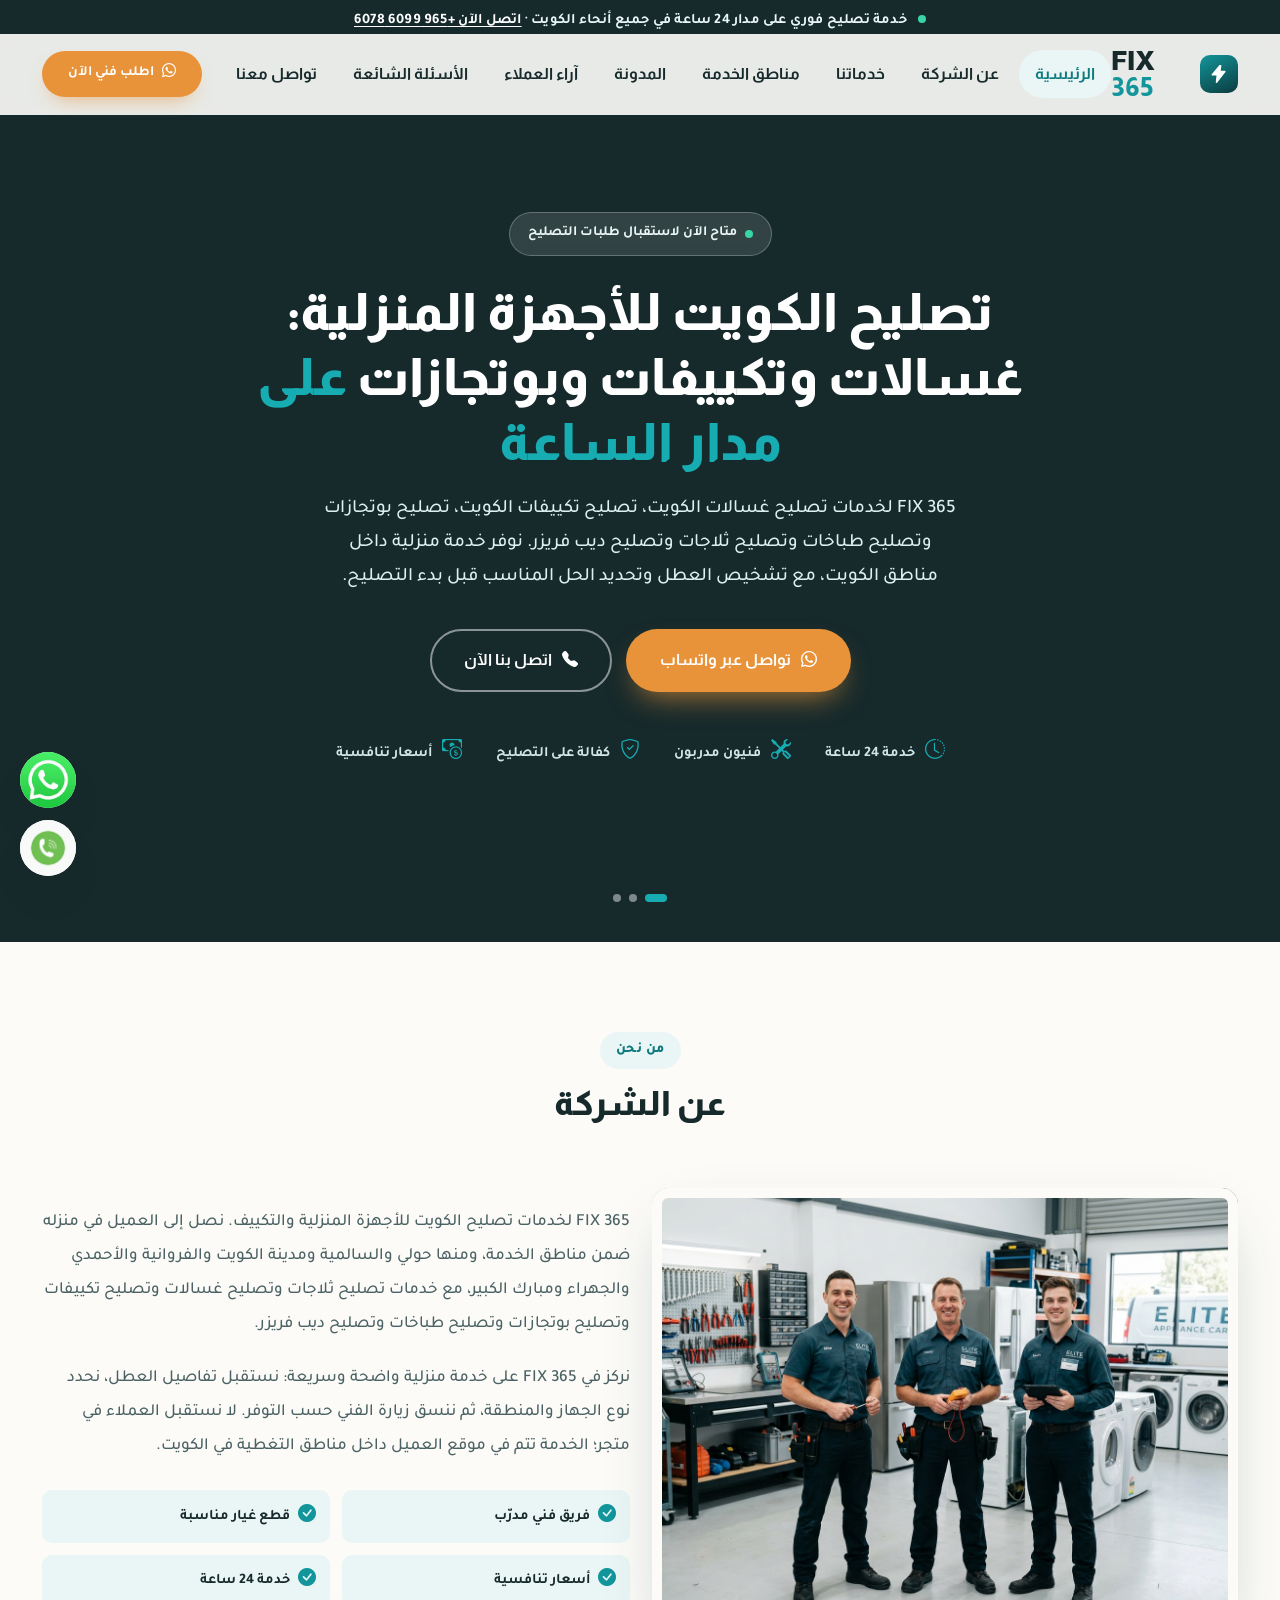
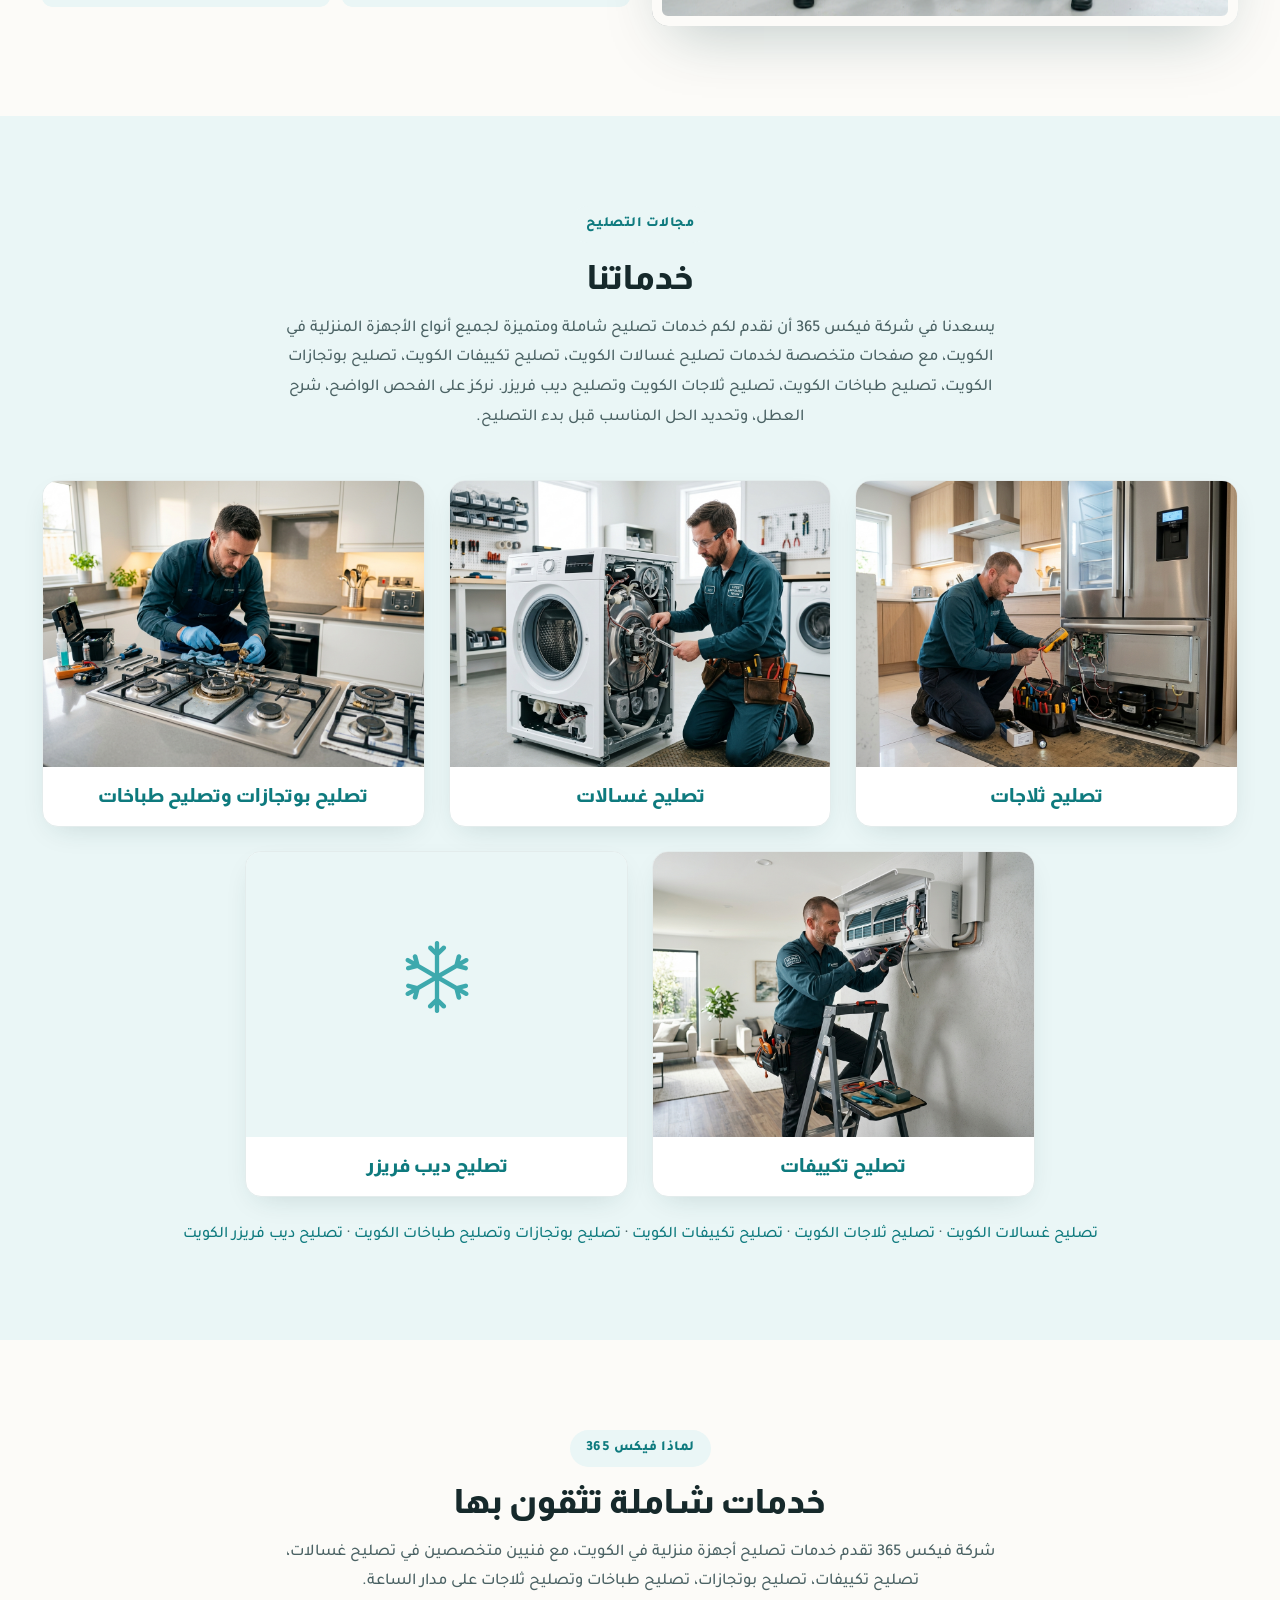
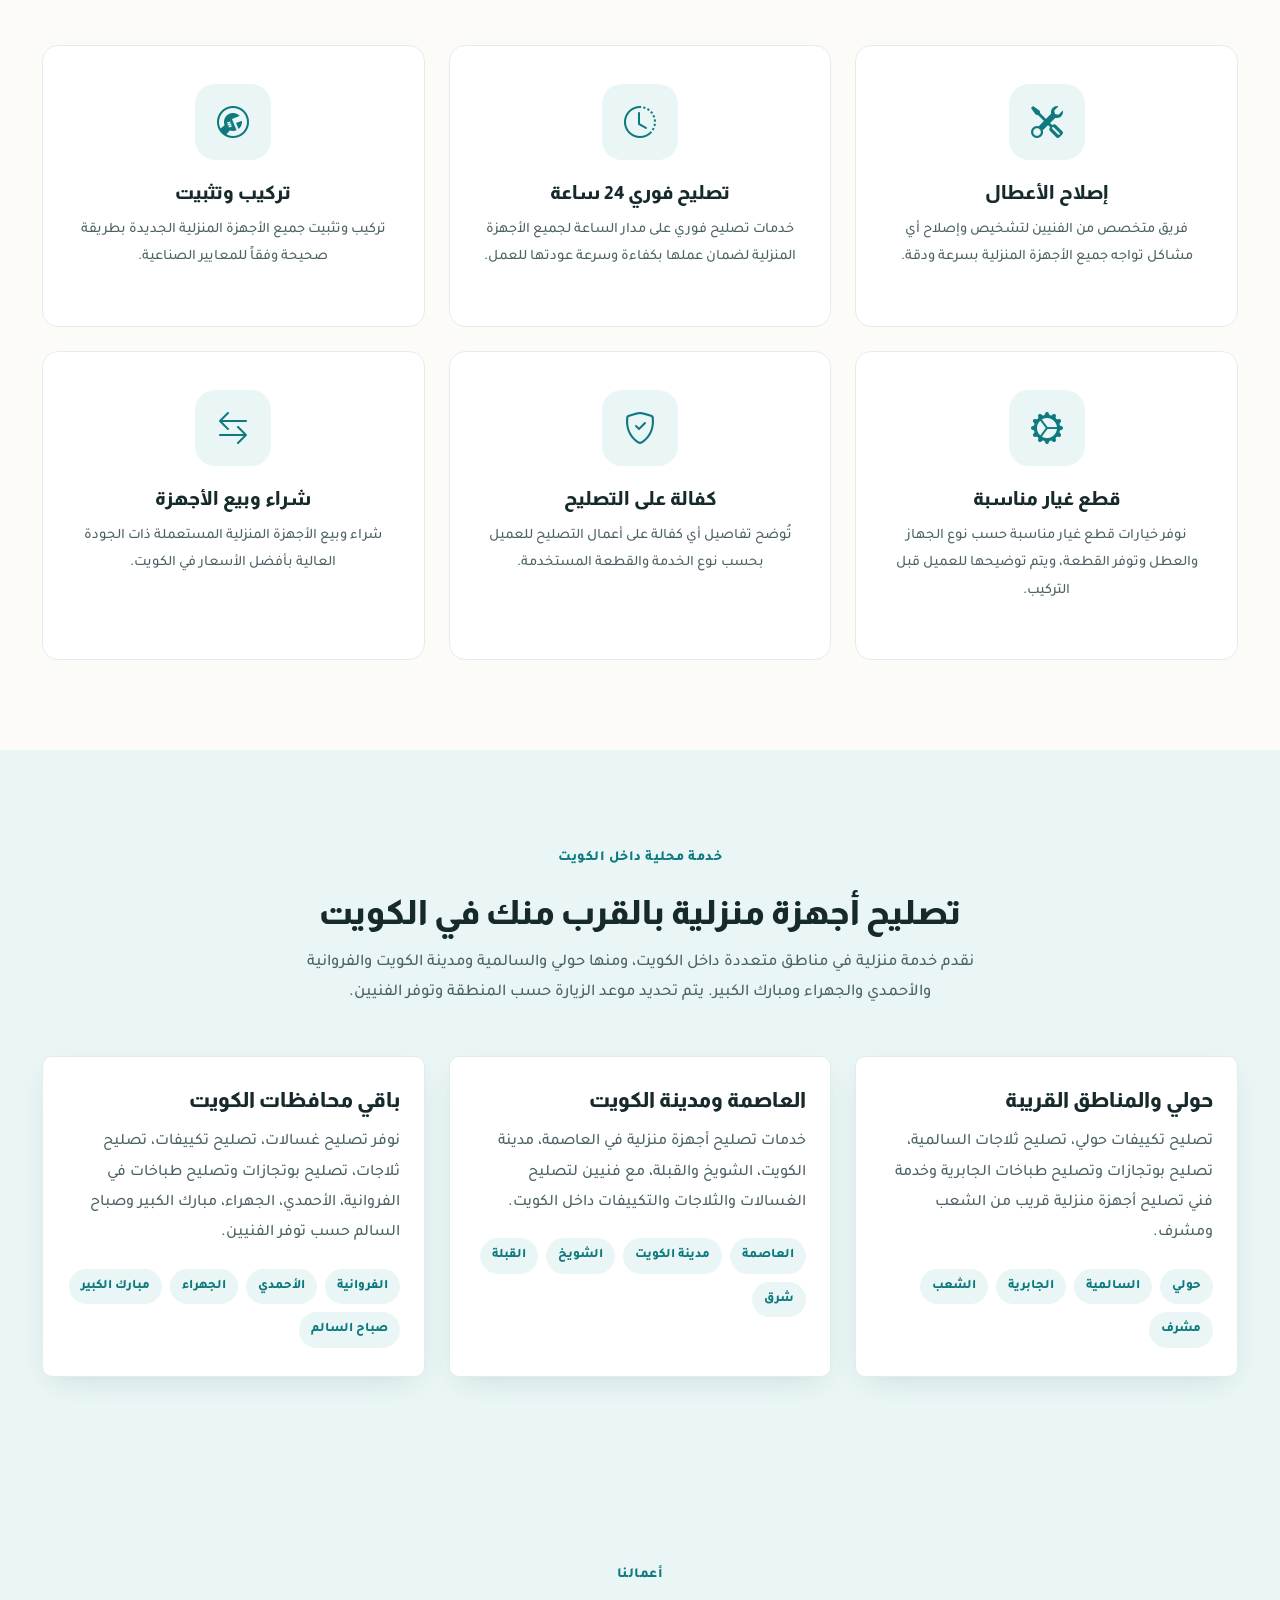
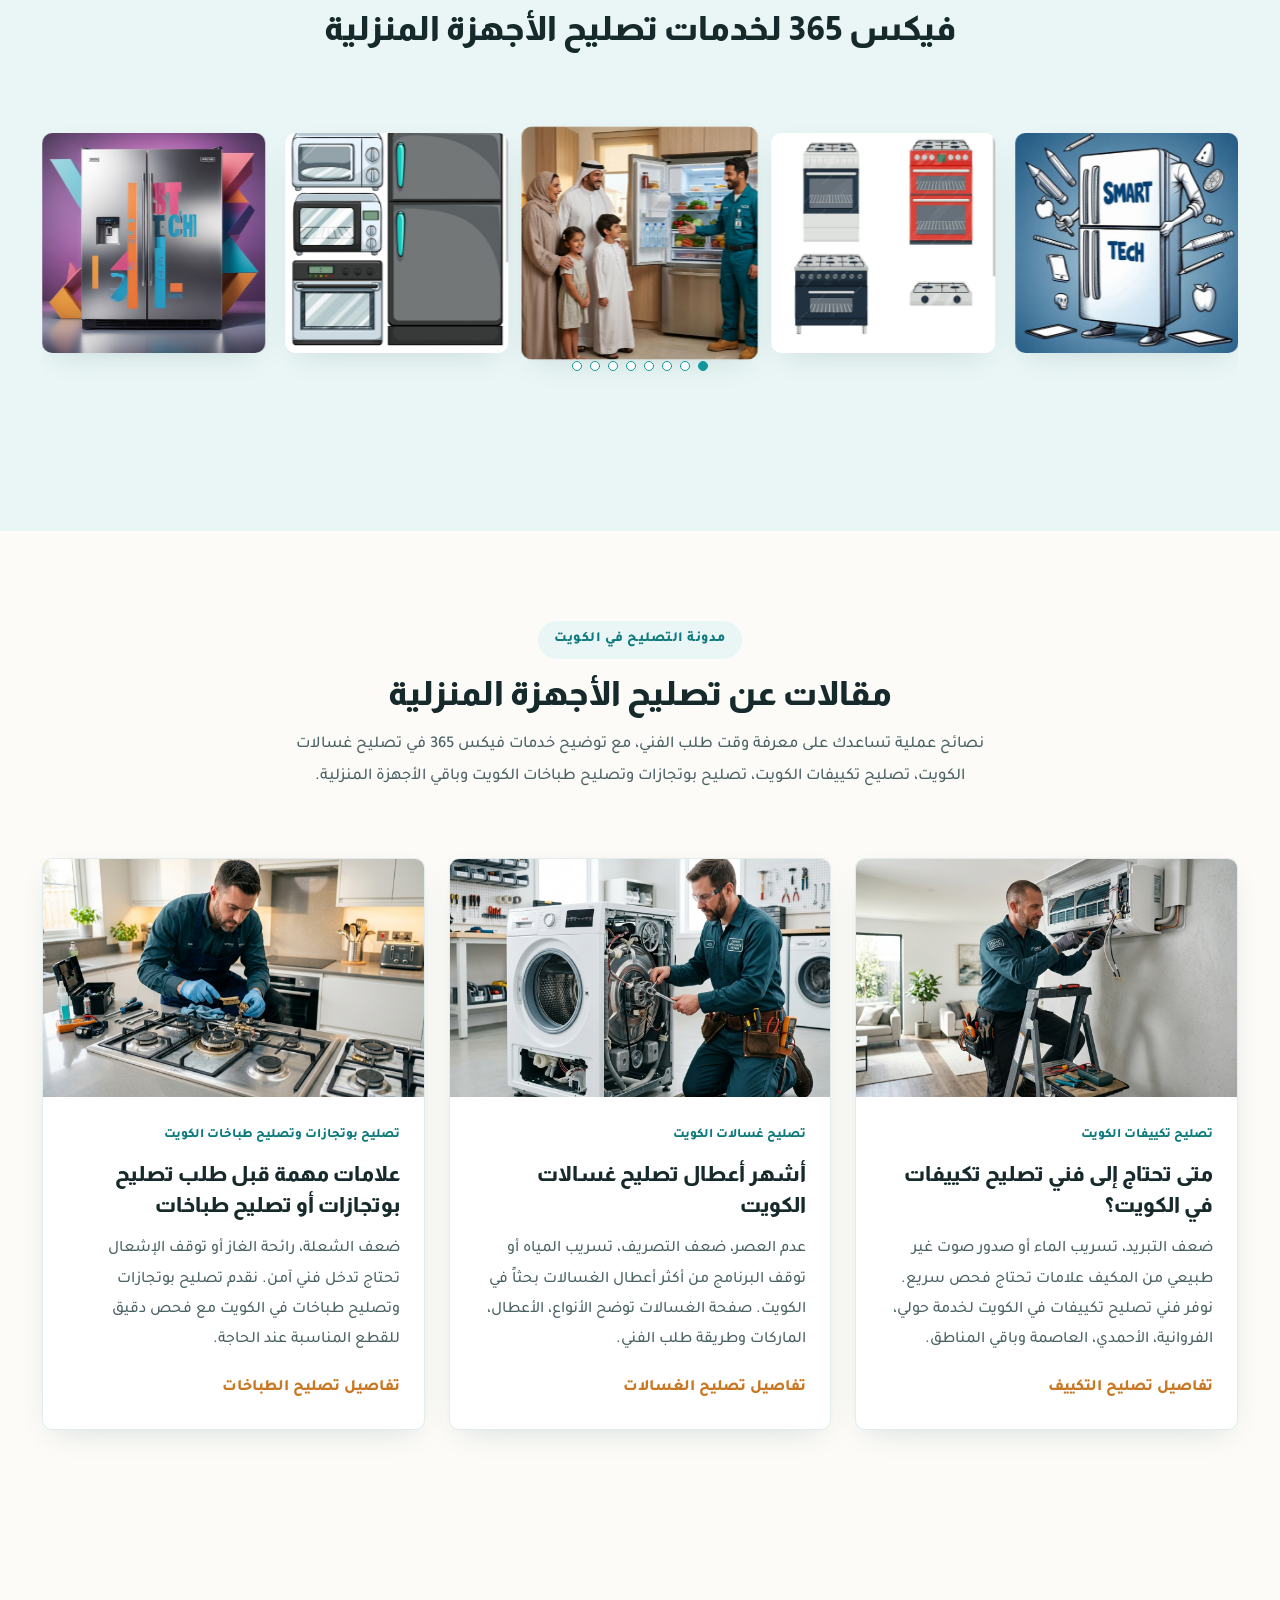
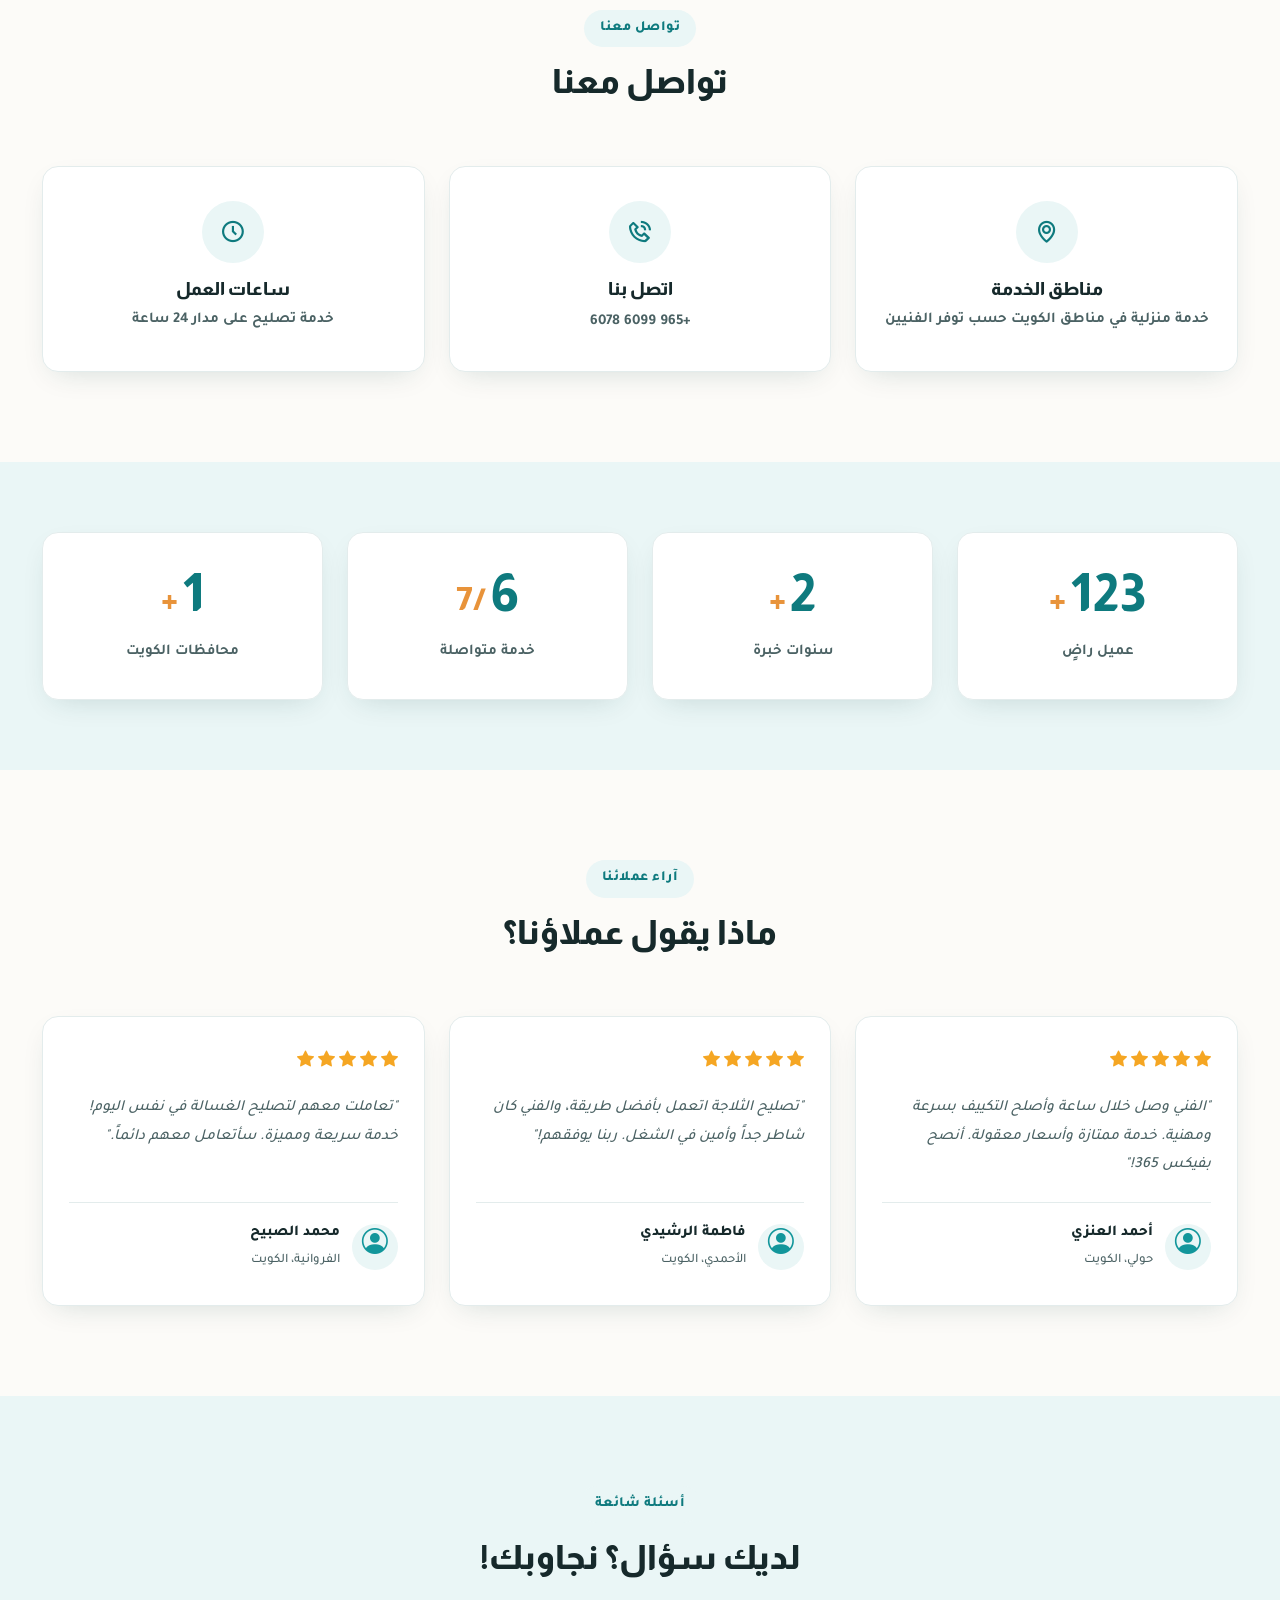
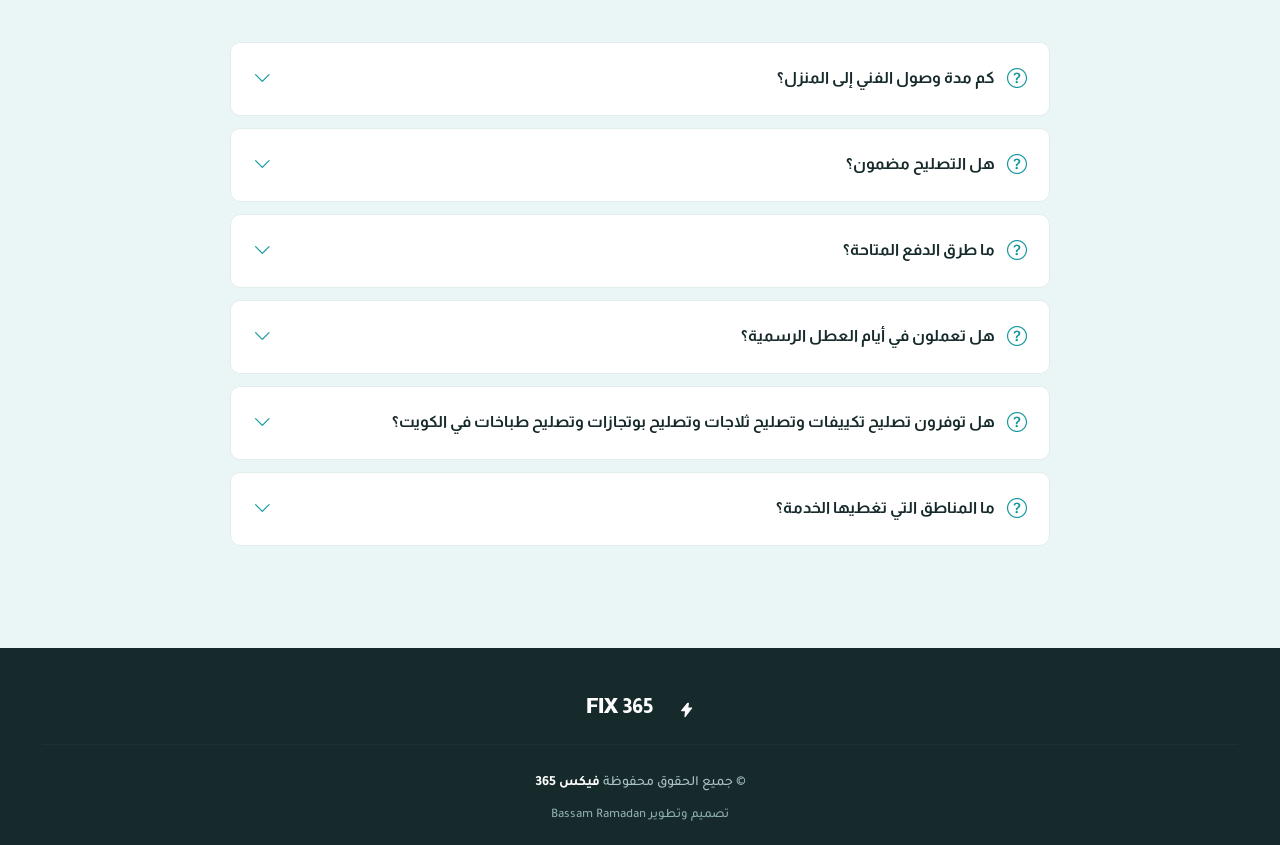
<file: index.html>
<!DOCTYPE html>
<html lang="ar-KW" dir="rtl">

<head>
  <meta charset="utf-8">
  <meta http-equiv="Content-Type" content="text/html; charset=UTF-8">
  <meta content="width=device-width, initial-scale=1.0" name="viewport">
  <title>FIX 365 الكويت | تصليح الكويت للأجهزة المنزلية - غسالات وتكييف وبوتجازات</title>
  <meta name="description" content="FIX 365 الكويت لخدمات تصليح الكويت للأجهزة المنزلية: تصليح غسالات، تصليح تكييفات، تصليح بوتجازات، تصليح طباخات، تصليح ثلاجات وديب فريزر بخدمة منزلية 24 ساعة.">
  <meta name="keywords" content="تصليح الكويت, تصليح اجهزة الكويت, تصليح أجهزة منزلية الكويت, تصليح غسالات الكويت, تصليح تكييفات الكويت, تصليح مكيفات الكويت, تصليح بوتجازات الكويت, تصليح بوتاجاز الكويت, تصليح طباخات الكويت, تصليح ثلاجات الكويت, فيكس 365 الكويت, FIX 365 Kuwait">
  <meta name="robots" content="index, follow">
  <meta name="geo.region" content="KW">
  <meta name="geo.placename" content="Hawally, Kuwait">
  <link rel="canonical" href="https://fix365kw.com/">
  <link rel="alternate" hreflang="ar-KW" href="https://fix365kw.com/">
  <link rel="alternate" hreflang="x-default" href="https://fix365kw.com/">
  <meta property="og:url" content="https://fix365kw.com/">
  <meta name="language" content="ar-KW">
  <meta name="format-detection" content="telephone=yes">

  <!-- Open Graph / WhatsApp & Social Sharing -->
  <meta property="og:type" content="website">
  <meta property="og:site_name" content="FIX 365 تصليح الكويت">
  <meta property="og:title" content="FIX 365 الكويت | تصليح الكويت للأجهزة المنزلية">
  <meta property="og:description" content="خدمة منزلية سريعة لتصليح غسالات، تصليح تكييفات، تصليح بوتجازات، تصليح طباخات وتصليح ثلاجات في جميع مناطق الكويت على مدار 24 ساعة.">
  <meta property="og:image" content="https://fix365kw.com/assets/img/hero-bg1.jpg">
  <meta property="og:locale" content="ar_KW">
  <link rel="icon" href="/favicon.ico" sizes="any">
  <link rel="icon" type="image/png" sizes="48x48" href="/assets/img/fix365-icon-48.png">
  <link rel="icon" type="image/png" sizes="96x96" href="/assets/img/fix365-icon-96.png">
  <link rel="icon" type="image/png" sizes="192x192" href="/assets/img/fix365-icon-192.png">
  <link rel="apple-touch-icon" sizes="512x512" href="/assets/img/fix365-icon-512.png">
  <link rel="manifest" href="/site.webmanifest">
  <meta name="theme-color" content="#12969B">
  <meta name="twitter:card" content="summary_large_image">
  <meta name="twitter:title" content="FIX 365 الكويت | تصليح الكويت للأجهزة المنزلية 24/7">
  <meta name="twitter:description" content="تصليح غسالات، تصليح تكييفات، تصليح بوتجازات، تصليح طباخات، تصليح ثلاجات وديب فريزر بخدمة منزلية في الكويت.">
  <meta name="twitter:image" content="https://fix365kw.com/assets/img/hero-bg1.jpg">

  <script type="application/ld+json">
{
  "@context": "https://schema.org",
  "@graph": [
    {
      "@type": "LocalBusiness",
      "@id": "https://fix365kw.com/#business",
      "name": "FIX 365 الكويت",
      "alternateName": ["FIX 365 تصليح الكويت", "FIX 365", "فيكس 365", "FIX365", "فيكس 365 الكويت", "Fix 365 Kuwait", "fix365kw.com"],
      "url": "https://fix365kw.com/",
      "telephone": "+96560996078",
      "description": "FIX 365 لخدمات تصليح الكويت للأجهزة المنزلية، وتشمل تصليح غسالات وتصليح تكييفات وتصليح بوتجازات وتصليح طباخات وتصليح ثلاجات وتصليح ديب فريزر في الكويت.",
      "address": {
        "@type": "PostalAddress",
        "addressCountry": "KW",
        "addressLocality": "Hawally"
      },
      "knowsAbout": [
        "تصليح الكويت",
        "تصليح اجهزة الكويت",
        "تصليح غسالات الكويت",
        "تصليح تكييفات الكويت",
        "تصليح تكيفات الكويت",
        "تصليح مكيفات الكويت",
        "تصليح بوتجازات الكويت",
        "تصليح طباخات الكويت",
        "تصليح ثلاجات الكويت",
        "تصليح تلاجات الكويت"
      ],
      "currenciesAccepted": "KWD",
      "areaServed": [
        {
          "@type": "Country",
          "name": "Kuwait"
        },
        {
          "@type": "City",
          "name": "Kuwait City"
        },
        {
          "@type": "AdministrativeArea",
          "name": "Hawally"
        },
        {
          "@type": "City",
          "name": "Salmiya"
        },
        {
          "@type": "AdministrativeArea",
          "name": "Al Farwaniyah"
        },
        {
          "@type": "AdministrativeArea",
          "name": "Al Ahmadi"
        },
        {
          "@type": "AdministrativeArea",
          "name": "Al Jahra"
        },
        {
          "@type": "AdministrativeArea",
          "name": "Mubarak Al-Kabeer"
        }
      ],
      "openingHoursSpecification": [
        {
          "@type": "OpeningHoursSpecification",
          "dayOfWeek": [
            "Monday",
            "Tuesday",
            "Wednesday",
            "Thursday",
            "Friday",
            "Saturday",
            "Sunday"
          ],
          "opens": "00:00",
          "closes": "23:59"
        }
      ],
      "hasOfferCatalog": {
        "@type": "OfferCatalog",
        "name": "خدمات FIX 365",
        "itemListElement": [
          {
            "@type": "Offer",
            "itemOffered": {
              "@type": "Service",
              "name": "تصليح غسالات الكويت",
              "url": "https://fix365kw.com/washing-machine-repair-kuwait/"
            }
          },
          {
            "@type": "Offer",
            "itemOffered": {
              "@type": "Service",
              "name": "تصليح ثلاجات في الكويت",
              "url": "https://fix365kw.com/refrigerator-repair-kuwait/"
            }
          },
          {
            "@type": "Offer",
            "itemOffered": {
              "@type": "Service",
              "name": "تصليح تكييفات الكويت",
              "url": "https://fix365kw.com/ac-repair-kuwait/"
            }
          },
          {
            "@type": "Offer",
            "itemOffered": {
              "@type": "Service",
              "name": "تصليح بوتجازات وتصليح طباخات الكويت",
              "url": "https://fix365kw.com/oven-repair-kuwait/"
            }
          },
          {
            "@type": "Offer",
            "itemOffered": {
              "@type": "Service",
              "name": "تصليح ديب فريزر في الكويت",
              "url": "https://fix365kw.com/freezer-repair-kuwait/"
            }
          }
        ]
      }
    },
    {
      "@type": "WebSite",
      "@id": "https://fix365kw.com/#website",
      "url": "https://fix365kw.com/",
      "name": "FIX 365 تصليح الكويت",
      "alternateName": ["FIX 365 الكويت", "FIX 365", "فيكس 365", "FIX365", "فيكس 365 الكويت", "Fix 365 Kuwait", "fix365kw.com"],
      "inLanguage": "ar-KW",
      "publisher": {
        "@id": "https://fix365kw.com/#business"
      }
    },
    {
      "@type": "FAQPage",
      "mainEntity": [
        {
          "@type": "Question",
          "name": "هل تقدم FIX 365 خدمة تصليح منزلية في الكويت؟",
          "acceptedAnswer": {
            "@type": "Answer",
            "text": "نعم، تقدم FIX 365 خدمة منزلية لتصليح الأجهزة والتكييف في مناطق الخدمة داخل الكويت حسب توفر الفنيين."
          }
        },
        {
          "@type": "Question",
          "name": "ما الأجهزة التي يتم تصليحها؟",
          "acceptedAnswer": {
            "@type": "Answer",
            "text": "تشمل الخدمات تصليح غسالات وتصليح تكييفات وتصليح بوتجازات وتصليح طباخات وتصليح ثلاجات وتصليح ديب فريزر، مع تشخيص العطل وتحديد الإجراء المناسب قبل تنفيذ التصليح."
          }
        },
        {
          "@type": "Question",
          "name": "ما مناطق الخدمة؟",
          "acceptedAnswer": {
            "@type": "Answer",
            "text": "تشمل مناطق الخدمة حولي والسالمية ومدينة الكويت والفروانية والأحمدي والجهراء ومبارك الكبير ومناطق أخرى داخل الكويت حسب توفر الفنيين."
          }
        }
      ]
    }
  ]
}
  </script>


  <!-- Google Fonts: Arabic-first, professional pairing -->
  <link rel="preconnect" href="https://fonts.googleapis.com">
  <link rel="preconnect" href="https://fonts.gstatic.com" crossorigin>
  <link href="https://fonts.googleapis.com/css2?family=Almarai:wght@400;700;800&family=Tajawal:wght@400;500;700;800&display=swap" rel="stylesheet">

  <!-- Vendor CSS Files -->
  <link href="assets/vendor/fontawesome-free/css/all.min.css" rel="stylesheet">
  <link href="assets/vendor/animate.css/animate.min.css" rel="stylesheet">
  <link href="assets/vendor/aos/aos.css" rel="stylesheet">
  <link href="assets/vendor/bootstrap/css/bootstrap.min.css" rel="stylesheet">
  <link href="assets/vendor/bootstrap-icons/bootstrap-icons.css" rel="stylesheet">
  <link href="assets/vendor/boxicons/css/boxicons.min.css" rel="stylesheet">
  <link href="assets/vendor/glightbox/css/glightbox.min.css" rel="stylesheet">
  <link href="assets/vendor/swiper/swiper-bundle.min.css" rel="stylesheet">

  <!-- Template Main CSS File -->
  <link href="assets/css/style.css" rel="stylesheet">

</head>

<body>

  <!-- ======= Top notice bar ======= -->
  <div class="st-topbar">
    <span class="st-dot"></span>
    خدمة تصليح فوري على مدار 24 ساعة في جميع أنحاء الكويت ·
    <a href="tel:+96560996078">اتصل الآن +965 6099 6078</a>
  </div>

  <!-- ======= Header ======= -->
  <header id="header" class="fixed-top">
    <div class="container d-flex align-items-center justify-content-between">

      <p class="logo mb-0">
        <a href="index.html">
          <span class="st-mark">
            <svg viewBox="0 0 24 24" fill="none" xmlns="http://www.w3.org/2000/svg">
              <path d="M13 2 4 13h6l-1 9 10-13h-6l1-7Z" stroke="currentColor" stroke-width="1.8" stroke-linejoin="round" fill="currentColor"/>
            </svg>
          </span>
          <span dir="ltr">FIX <span style="color:#12969B;">365</span></span>
        </a>
      </p>

      <nav id="navbar" class="navbar order-last order-lg-0">
        <ul>
          <li><a class="nav-link scrollto active" href="#hero">الرئيسية</a></li>
          <li><a class="nav-link scrollto" href="#about">عن الشركة</a></li>
          <li><a class="nav-link scrollto" href="#services">خدماتنا</a></li>
          <li><a class="nav-link scrollto" href="#local-areas">مناطق الخدمة</a></li>
          <li><a class="nav-link scrollto" href="#blog">المدونة</a></li>
          <li><a class="nav-link scrollto" href="#testimonials">آراء العملاء</a></li>
          <li><a class="nav-link scrollto" href="#faq">الأسئلة الشائعة</a></li>
          <li><a class="nav-link scrollto" href="#contact">تواصل معنا</a></li>
        </ul>
        <i class="bi bi-list mobile-nav-toggle"></i>
      </nav>

      <a href="https://wa.me/96560996078" target="_blank" rel="noopener" class="appointment-btn d-none d-lg-inline-flex">
        <i class="bi bi-whatsapp"></i> اطلب فني الآن
      </a>
    </div>
  </header>
  <!-- End Header -->

  <!-- ======= Hero Section ======= -->
  <section id="hero">

    <div id="heroCarousel" data-bs-interval="5000" class="carousel slide carousel-fade" data-bs-ride="carousel">

      <ol class="carousel-indicators" id="hero-carousel-indicators"></ol>

      <div class="carousel-inner" role="listbox">

        <div class="carousel-item active" style="background-image: url(assets/img/hero-bg1.jpg);">
          <div class="carousel-slide-tag">تصليح ثلاجات · تصليح غسالات · تصليح طباخات</div>
        </div>
        <div class="carousel-item" style="background-image: url(assets/img/hero-bg2.jpg);">
          <div class="carousel-slide-tag">خدمة في نفس اليوم — جميع مناطق الكويت</div>
        </div>
        <div class="carousel-item" style="background-image: url(assets/img/service-ac.jpg);">
          <div class="carousel-slide-tag">تصليح تكييفات · تصليح ديب فريزر · تركيب وتصليح</div>
        </div>

      </div>

      <div class="hero-content">
        <span class="st-badge"><span class="st-dot"></span> متاح الآن لاستقبال طلبات التصليح</span>
        <h1>تصليح الكويت للأجهزة المنزلية: غسالات وتكييفات وبوتجازات <span>على مدار الساعة</span></h1>
        <p class="hero-lead">
          FIX 365 لخدمات تصليح غسالات الكويت، تصليح تكييفات الكويت، تصليح بوتجازات وتصليح طباخات وتصليح ثلاجات وتصليح ديب فريزر. نوفر خدمة منزلية داخل مناطق الكويت، مع تشخيص العطل وتحديد الحل المناسب قبل بدء التصليح.
        </p>

        <div class="hero-actions">
          <a href="https://wa.me/96560996078" target="_blank" rel="noopener" class="btn-hero primary">
            <i class="bi bi-whatsapp"></i> تواصل عبر واتساب
          </a>
          <a href="tel:+96560996078" class="btn-hero ghost">
            <i class="bi bi-telephone-fill"></i> اتصل بنا الآن
          </a>
        </div>

        <div class="hero-trust">
          <span class="item"><i class="bi bi-clock-history"></i> خدمة 24 ساعة</span>
          <span class="item"><i class="bi bi-tools"></i> فنيون مدربون</span>
          <span class="item"><i class="bi bi-shield-check"></i> كفالة على التصليح</span>
          <span class="item"><i class="bi bi-cash-coin"></i> أسعار تنافسية</span>
        </div>
      </div>

    </div>

  </section><!-- End Hero -->

  <main id="main">

    <!-- ======= About Us Section ======= -->
    <section id="about" class="about">
      <div class="container" data-aos="fade-up">

        <div class="section-title">
          <span class="eyebrow">من نحن</span>
          <h2>عن الشركة</h2>
        </div>

        <div class="row align-items-center">
          <div class="col-lg-6" data-aos="fade-right">
            <div class="about-media">
              <img src="assets/img/about-team.jpg" loading="lazy" class="img-fluid" alt="فريق فيكس 365 المحترف لتصليح الأجهزة المنزلية">
            </div>
          </div>
          <div class="col-lg-6 pt-4 pt-lg-0 content" data-aos="fade-left">

            <p class="about-text">
              FIX 365 لخدمات تصليح الكويت للأجهزة المنزلية والتكييف. نصل إلى العميل في منزله ضمن مناطق الخدمة، ومنها حولي والسالمية ومدينة الكويت والفروانية والأحمدي والجهراء ومبارك الكبير، مع خدمات تصليح ثلاجات وتصليح غسالات وتصليح تكييفات وتصليح بوتجازات وتصليح طباخات وتصليح ديب فريزر.
            </p>
            <p class="about-text">
              نركز في FIX 365 على خدمة منزلية واضحة وسريعة: نستقبل تفاصيل العطل، نحدد نوع الجهاز والمنطقة، ثم ننسق زيارة الفني حسب التوفر. لا نستقبل العملاء في متجر؛ الخدمة تتم في موقع العميل داخل مناطق التغطية في الكويت.
            </p>

            <ul>
              <li><i class="bi bi-check-circle-fill"></i> فريق فني مدرّب</li>
              <li><i class="bi bi-check-circle-fill"></i> قطع غيار مناسبة</li>
              <li><i class="bi bi-check-circle-fill"></i> أسعار تنافسية</li>
              <li><i class="bi bi-check-circle-fill"></i> خدمة 24 ساعة</li>
            </ul>
          </div>
        </div>

      </div>
    </section><!-- End About Us Section -->

    <!-- ======= Featured Services Section ======= -->
    <section id="featured-services" class="featured-services section-bg">
      <div class="container" data-aos="fade-up">
        <div class="section-title">
          <span class="eyebrow">مجالات التصليح</span>
          <h2>خدماتنا</h2>
          <p>
            يسعدنا في شركة فيكس 365 أن نقدم لكم خدمات تصليح شاملة ومتميزة لجميع أنواع الأجهزة المنزلية في الكويت، مع صفحات متخصصة لخدمات تصليح غسالات الكويت، تصليح تكييفات الكويت، تصليح بوتجازات الكويت، تصليح طباخات الكويت، تصليح ثلاجات الكويت وتصليح ديب فريزر. نركز على الفحص الواضح، شرح العطل، وتحديد الحل المناسب قبل بدء التصليح.
          </p>
        </div>

        <div class="row g-4 justify-content-center">
          <div class="col-md-6 col-lg-4 d-flex align-items-stretch">
            <div class="icon-box w-100" data-aos="fade-up" data-aos-delay="100">
              <div class="cat-media">
                <img src="assets/img/service-fridge.jpg" loading="lazy" class="img-fluid" alt="تصليح الثلاجات في الكويت">
              </div>
              <h3 class="title"><a href="/refrigerator-repair-kuwait/">تصليح ثلاجات</a></h3>
            </div>
          </div>

          <div class="col-md-6 col-lg-4 d-flex align-items-stretch">
            <div class="icon-box w-100" data-aos="fade-up" data-aos-delay="200">
              <div class="cat-media">
                <img src="assets/img/service-washer.jpg" loading="lazy" class="img-fluid" alt="تصليح الغسالات في الكويت">
              </div>
              <h3 class="title"><a href="/washing-machine-repair-kuwait/">تصليح غسالات</a></h3>
            </div>
          </div>

          <div class="col-md-6 col-lg-4 d-flex align-items-stretch">
            <div class="icon-box w-100" data-aos="fade-up" data-aos-delay="300">
              <div class="cat-media">
                <img src="assets/img/service-stove.jpg" loading="lazy" class="img-fluid" alt="تصليح بوتجازات وتصليح طباخات في الكويت">
              </div>
              <h3 class="title"><a href="/oven-repair-kuwait/">تصليح بوتجازات وتصليح طباخات</a></h3>
            </div>
          </div>

          <div class="col-md-6 col-lg-4 d-flex align-items-stretch">
            <div class="icon-box w-100" data-aos="fade-up" data-aos-delay="400">
              <div class="cat-media">
                <img src="assets/img/service-ac.jpg" loading="lazy" class="img-fluid" alt="تصليح التكييفات في الكويت">
              </div>
              <h3 class="title"><a href="/ac-repair-kuwait/">تصليح تكييفات</a></h3>
            </div>
          </div>

          <div class="col-md-6 col-lg-4 d-flex align-items-stretch">
            <div class="icon-box w-100" data-aos="fade-up" data-aos-delay="500">
              <div class="cat-media cat-media--icon">
                <i class="bi bi-snow"></i>
              </div>
              <h3 class="title"><a href="/freezer-repair-kuwait/">تصليح ديب فريزر</a></h3>
            </div>
          </div>
        </div>

        <div class="text-center mt-4 service-page-links">
          <a href="/washing-machine-repair-kuwait/">تصليح غسالات الكويت</a> ·
          <a href="/refrigerator-repair-kuwait/">تصليح ثلاجات الكويت</a> ·
          <a href="/ac-repair-kuwait/">تصليح تكييفات الكويت</a> ·
          <a href="/oven-repair-kuwait/">تصليح بوتجازات وتصليح طباخات الكويت</a> ·
          <a href="/freezer-repair-kuwait/">تصليح ديب فريزر الكويت</a>
        </div>

      </div>
    </section><!-- End Featured Services Section -->

    <!-- ======= Services Section ======= -->
    <section id="services" class="services">
      <div class="container" data-aos="fade-up">

        <div class="section-title">
          <span class="eyebrow">لماذا فيكس 365</span>
          <h2>خدمات شاملة تثقون بها</h2>
          <p>شركة فيكس 365 تقدم خدمات تصليح أجهزة منزلية في الكويت، مع فنيين متخصصين في تصليح غسالات، تصليح تكييفات، تصليح بوتجازات، تصليح طباخات وتصليح ثلاجات على مدار الساعة.</p>
        </div>

        <div class="row g-4">
          <div class="col-lg-4 col-md-6" data-aos="zoom-in" data-aos-delay="100">
            <div class="icon-box">
              <div class="icon"><i class="bi bi-tools"></i></div>
              <h4 class="title"><a href="#contact">إصلاح الأعطال</a></h4>
              <p class="description">فريق متخصص من الفنيين لتشخيص وإصلاح أي مشاكل تواجه جميع الأجهزة المنزلية بسرعة ودقة.</p>
            </div>
          </div>
          <div class="col-lg-4 col-md-6" data-aos="zoom-in" data-aos-delay="200">
            <div class="icon-box">
              <div class="icon"><i class="bi bi-clock-history"></i></div>
              <h4 class="title"><a href="#contact">تصليح فوري 24 ساعة</a></h4>
              <p class="description">خدمات تصليح فوري على مدار الساعة لجميع الأجهزة المنزلية لضمان عملها بكفاءة وسرعة عودتها للعمل.</p>
            </div>
          </div>
          <div class="col-lg-4 col-md-6" data-aos="zoom-in" data-aos-delay="300">
            <div class="icon-box">
              <div class="icon"><i class="bi bi-wrench-adjustable-circle"></i></div>
              <h4 class="title"><a href="#contact">تركيب وتثبيت</a></h4>
              <p class="description">تركيب وتثبيت جميع الأجهزة المنزلية الجديدة بطريقة صحيحة وفقاً للمعايير الصناعية.</p>
            </div>
          </div>
          <div class="col-lg-4 col-md-6" data-aos="zoom-in" data-aos-delay="100">
            <div class="icon-box">
              <div class="icon"><i class="bi bi-gear-wide-connected"></i></div>
              <h4 class="title"><a href="#contact">قطع غيار مناسبة</a></h4>
              <p class="description">نوفر خيارات قطع غيار مناسبة حسب نوع الجهاز والعطل وتوفر القطعة، ويتم توضيحها للعميل قبل التركيب.</p>
            </div>
          </div>
          <div class="col-lg-4 col-md-6" data-aos="zoom-in" data-aos-delay="200">
            <div class="icon-box">
              <div class="icon"><i class="bi bi-shield-check"></i></div>
              <h4 class="title"><a href="#contact">كفالة على التصليح</a></h4>
              <p class="description">تُوضح تفاصيل أي كفالة على أعمال التصليح للعميل بحسب نوع الخدمة والقطعة المستخدمة.</p>
            </div>
          </div>
          <div class="col-lg-4 col-md-6" data-aos="zoom-in" data-aos-delay="300">
            <div class="icon-box">
              <div class="icon"><i class="bi bi-arrow-left-right"></i></div>
              <h4 class="title"><a href="#contact">شراء وبيع الأجهزة</a></h4>
              <p class="description">شراء وبيع الأجهزة المنزلية المستعملة ذات الجودة العالية بأفضل الأسعار في الكويت.</p>
            </div>
          </div>
        </div>

      </div>
    </section><!-- End Services Section -->

    <!-- ======= Local Areas Section ======= -->
    <section id="local-areas" class="local-areas section-bg">
      <div class="container" data-aos="fade-up">
        <div class="section-title">
          <span class="eyebrow">خدمة محلية داخل الكويت</span>
          <h2>تصليح أجهزة منزلية بالقرب منك في الكويت</h2>
          <p>نقدم خدمة منزلية في مناطق متعددة داخل الكويت، ومنها حولي والسالمية ومدينة الكويت والفروانية والأحمدي والجهراء ومبارك الكبير. يتم تحديد موعد الزيارة حسب المنطقة وتوفر الفنيين.</p>
        </div>

        <div class="row g-4">
          <div class="col-lg-4 col-md-6" data-aos="fade-up" data-aos-delay="100">
            <div class="area-card">
              <h3>حولي والمناطق القريبة</h3>
              <p>تصليح تكييفات حولي، تصليح ثلاجات السالمية، تصليح بوتجازات وتصليح طباخات الجابرية وخدمة فني تصليح أجهزة منزلية قريب من الشعب ومشرف.</p>
              <div class="area-tags">
                <span>حولي</span>
                <span>السالمية</span>
                <span>الجابرية</span>
                <span>الشعب</span>
                <span>مشرف</span>
              </div>
            </div>
          </div>

          <div class="col-lg-4 col-md-6" data-aos="fade-up" data-aos-delay="200">
            <div class="area-card">
              <h3>العاصمة ومدينة الكويت</h3>
              <p>خدمات تصليح أجهزة منزلية في العاصمة، مدينة الكويت، الشويخ والقبلة، مع فنيين لتصليح الغسالات والثلاجات والتكييفات داخل الكويت.</p>
              <div class="area-tags">
                <span>العاصمة</span>
                <span>مدينة الكويت</span>
                <span>الشويخ</span>
                <span>القبلة</span>
                <span>شرق</span>
              </div>
            </div>
          </div>

          <div class="col-lg-4 col-md-6" data-aos="fade-up" data-aos-delay="300">
            <div class="area-card">
              <h3>باقي محافظات الكويت</h3>
              <p>نوفر تصليح غسالات، تصليح تكييفات، تصليح ثلاجات، تصليح بوتجازات وتصليح طباخات في الفروانية، الأحمدي، الجهراء، مبارك الكبير وصباح السالم حسب توفر الفنيين.</p>
              <div class="area-tags">
                <span>الفروانية</span>
                <span>الأحمدي</span>
                <span>الجهراء</span>
                <span>مبارك الكبير</span>
                <span>صباح السالم</span>
              </div>
            </div>
          </div>
        </div>
      </div>
    </section><!-- End Local Areas Section -->

    <!-- ======= Gallery Section ======= -->
    <section id="gallery" class="gallery">
      <div class="container" data-aos="fade-up">

        <div class="section-title">
          <span class="eyebrow">أعمالنا</span>
          <h2>فيكس 365 لخدمات تصليح الأجهزة المنزلية</h2>
        </div>

        <div class="gallery-slider swiper">
          <div class="swiper-wrapper align-items-center">
            <div class="swiper-slide"><a class="gallery-lightbox" href="assets/img/gallery/gallery-customer.jpg"><img src="assets/img/gallery/gallery-customer.jpg" loading="lazy" class="img-fluid" alt="عملاء راضون عن خدمة فيكس 365"></a></div>
            <div class="swiper-slide"><a class="gallery-lightbox" href="assets/img/gallery/g1.jpg"><img src="assets/img/gallery/g1.jpg" loading="lazy" class="img-fluid" alt="من أعمال فيكس 365"></a></div>
            <div class="swiper-slide"><a class="gallery-lightbox" href="assets/img/gallery/g2.jpg"><img src="assets/img/gallery/g2.jpg" loading="lazy" class="img-fluid" alt="من أعمال فيكس 365"></a></div>
            <div class="swiper-slide"><a class="gallery-lightbox" href="assets/img/gallery/g3.jpg"><img src="assets/img/gallery/g3.jpg" loading="lazy" class="img-fluid" alt="من أعمال فيكس 365"></a></div>
            <div class="swiper-slide"><a class="gallery-lightbox" href="assets/img/gallery/g4.jpg"><img src="assets/img/gallery/g4.jpg" loading="lazy" class="img-fluid" alt="من أعمال فيكس 365"></a></div>
            <div class="swiper-slide"><a class="gallery-lightbox" href="assets/img/gallery/g6.jpg"><img src="assets/img/gallery/g6.jpg" loading="lazy" class="img-fluid" alt="من أعمال فيكس 365"></a></div>
            <div class="swiper-slide"><a class="gallery-lightbox" href="assets/img/gallery/g5.jpg"><img src="assets/img/gallery/g5.jpg" loading="lazy" class="img-fluid" alt="من أعمال فيكس 365"></a></div>
            <div class="swiper-slide"><a class="gallery-lightbox" href="assets/img/gallery/g7.jpg"><img src="assets/img/gallery/g7.jpg" loading="lazy" class="img-fluid" alt="من أعمال فيكس 365"></a></div>
          </div>
          <div class="swiper-pagination"></div>
        </div>

      </div>
    </section><!-- End Gallery Section -->

    <!-- ======= Blog Section ======= -->
    <section id="blog" class="blog">
      <div class="container" data-aos="fade-up">
        <div class="section-title">
          <span class="eyebrow">مدونة التصليح في الكويت</span>
          <h2>مقالات عن تصليح الأجهزة المنزلية</h2>
          <p>نصائح عملية تساعدك على معرفة وقت طلب الفني، مع توضيح خدمات فيكس 365 في تصليح غسالات الكويت، تصليح تكييفات الكويت، تصليح بوتجازات وتصليح طباخات الكويت وباقي الأجهزة المنزلية.</p>
        </div>

        <div class="row g-4">
          <div class="col-lg-4 col-md-6" data-aos="fade-up" data-aos-delay="100">
            <article class="blog-card">
              <div class="blog-media">
                <img src="assets/img/service-ac.jpg" loading="lazy" alt="تصليح تكييفات في الكويت">
              </div>
              <div class="blog-content">
                <span class="blog-kicker">تصليح تكييفات الكويت</span>
                <h3>متى تحتاج إلى فني تصليح تكييفات في الكويت؟</h3>
                <p>ضعف التبريد، تسريب الماء أو صدور صوت غير طبيعي من المكيف علامات تحتاج فحص سريع. نوفر فني تصليح تكييفات في الكويت لخدمة حولي، الفروانية، الأحمدي، العاصمة وباقي المناطق.</p>
                <a href="/ac-repair-kuwait/" class="blog-link">تفاصيل تصليح التكييف</a>
              </div>
            </article>
          </div>

          <div class="col-lg-4 col-md-6" data-aos="fade-up" data-aos-delay="200">
            <article class="blog-card">
              <div class="blog-media">
                <img src="assets/img/service-washer.jpg" loading="lazy" alt="تصليح غسالات في الكويت">
              </div>
              <div class="blog-content">
                <span class="blog-kicker">تصليح غسالات الكويت</span>
                <h3>أشهر أعطال تصليح غسالات الكويت</h3>
                <p>عدم العصر، ضعف التصريف، تسريب المياه أو توقف البرنامج من أكثر أعطال الغسالات بحثاً في الكويت. صفحة الغسالات توضح الأنواع، الأعطال، الماركات وطريقة طلب الفني.</p>
                <a href="/washing-machine-repair-kuwait/" class="blog-link">تفاصيل تصليح الغسالات</a>
              </div>
            </article>
          </div>

          <div class="col-lg-4 col-md-6" data-aos="fade-up" data-aos-delay="300">
            <article class="blog-card">
              <div class="blog-media">
                <img src="assets/img/service-stove.jpg" loading="lazy" alt="تصليح بوتجازات وتصليح طباخات في الكويت">
              </div>
              <div class="blog-content">
                <span class="blog-kicker">تصليح بوتجازات وتصليح طباخات الكويت</span>
                <h3>علامات مهمة قبل طلب تصليح بوتجازات أو تصليح طباخات</h3>
                <p>ضعف الشعلة، رائحة الغاز أو توقف الإشعال تحتاج تدخل فني آمن. نقدم تصليح بوتجازات وتصليح طباخات في الكويت مع فحص دقيق للقطع المناسبة عند الحاجة.</p>
                <a href="/oven-repair-kuwait/" class="blog-link">تفاصيل تصليح الطباخات</a>
              </div>
            </article>
          </div>
        </div>
      </div>
    </section><!-- End Blog Section -->

    <!-- ======= Contact Section ======= -->
    <section id="contact" class="contact">
      <div class="container">

        <div class="section-title">
          <span class="eyebrow">تواصل معنا</span>
          <h2>تواصل معنا</h2>
        </div>

        <div class="row g-4">
          <div class="col-md-4">
            <div class="info-box" data-aos="fade-up" data-aos-delay="100">
              <div class="info-icon"><i class="bx bx-map"></i></div>
              <h3>مناطق الخدمة</h3>
              <p>خدمة منزلية في مناطق الكويت حسب توفر الفنيين</p>
            </div>
          </div>

          <div class="col-md-4">
            <div class="info-box" data-aos="fade-up" data-aos-delay="200">
              <div class="info-icon"><i class="bx bx-phone-call"></i></div>
              <h3>اتصل بنا</h3>
              <a href="tel:+96560996078">+965 6099 6078</a>
            </div>
          </div>

          <div class="col-md-4">
            <div class="info-box" data-aos="fade-up" data-aos-delay="300">
              <div class="info-icon"><i class="bx bx-time-five"></i></div>
              <h3>ساعات العمل</h3>
              <p>خدمة تصليح على مدار 24 ساعة</p>
            </div>
          </div>
        </div>

      </div>
    </section><!-- End Contact Section -->

    <!-- ======= Stats Counter Section ======= -->
    <section id="stats" class="stats section-bg">
      <div class="container" data-aos="fade-up">
        <div class="row g-4 text-center">
          <div class="col-6 col-lg-3" data-aos="zoom-in" data-aos-delay="100">
            <div class="stat-item">
              <span class="stat-number purecounter" data-purecounter-start="0" data-purecounter-end="500" data-purecounter-duration="2">500</span>
              <span class="stat-plus">+</span>
              <p class="stat-label">عميل راضٍ</p>
            </div>
          </div>
          <div class="col-6 col-lg-3" data-aos="zoom-in" data-aos-delay="200">
            <div class="stat-item">
              <span class="stat-number purecounter" data-purecounter-start="0" data-purecounter-end="8" data-purecounter-duration="2">8</span>
              <span class="stat-plus">+</span>
              <p class="stat-label">سنوات خبرة</p>
            </div>
          </div>
          <div class="col-6 col-lg-3" data-aos="zoom-in" data-aos-delay="300">
            <div class="stat-item">
              <span class="stat-number purecounter" data-purecounter-start="0" data-purecounter-end="24" data-purecounter-duration="2">24</span>
              <span class="stat-plus">/7</span>
              <p class="stat-label">خدمة متواصلة</p>
            </div>
          </div>
          <div class="col-6 col-lg-3" data-aos="zoom-in" data-aos-delay="400">
            <div class="stat-item">
              <span class="stat-number purecounter" data-purecounter-start="0" data-purecounter-end="6" data-purecounter-duration="2">6</span>
              <span class="stat-plus">+</span>
              <p class="stat-label">محافظات الكويت</p>
            </div>
          </div>
        </div>
      </div>
    </section><!-- End Stats Section -->

    <!-- ======= Testimonials Section ======= -->
    <section id="testimonials" class="testimonials">
      <div class="container" data-aos="fade-up">
        <div class="section-title">
          <span class="eyebrow">آراء عملائنا</span>
          <h2>ماذا يقول عملاؤنا؟</h2>
        </div>
        <div class="row g-4">
          <div class="col-lg-4 col-md-6" data-aos="fade-up" data-aos-delay="100">
            <div class="testimonial-card">
              <div class="testimonial-stars">
                <i class="bi bi-star-fill"></i><i class="bi bi-star-fill"></i><i class="bi bi-star-fill"></i><i class="bi bi-star-fill"></i><i class="bi bi-star-fill"></i>
              </div>
              <p class="testimonial-text">"الفني وصل خلال ساعة وأصلح التكييف بسرعة ومهنية. خدمة ممتازة وأسعار معقولة. أنصح بفيكس 365!"</p>
              <div class="testimonial-author">
                <div class="author-avatar"><i class="bi bi-person-circle"></i></div>
                <div>
                  <strong>أحمد العنزي</strong>
                  <span>حولي، الكويت</span>
                </div>
              </div>
            </div>
          </div>
          <div class="col-lg-4 col-md-6" data-aos="fade-up" data-aos-delay="200">
            <div class="testimonial-card">
              <div class="testimonial-stars">
                <i class="bi bi-star-fill"></i><i class="bi bi-star-fill"></i><i class="bi bi-star-fill"></i><i class="bi bi-star-fill"></i><i class="bi bi-star-fill"></i>
              </div>
              <p class="testimonial-text">"تصليح الثلاجة اتعمل بأفضل طريقة، والفني كان شاطر جداً وأمين في الشغل. ربنا يوفقهم!"</p>
              <div class="testimonial-author">
                <div class="author-avatar"><i class="bi bi-person-circle"></i></div>
                <div>
                  <strong>فاطمة الرشيدي</strong>
                  <span>الأحمدي، الكويت</span>
                </div>
              </div>
            </div>
          </div>
          <div class="col-lg-4 col-md-6" data-aos="fade-up" data-aos-delay="300">
            <div class="testimonial-card">
              <div class="testimonial-stars">
                <i class="bi bi-star-fill"></i><i class="bi bi-star-fill"></i><i class="bi bi-star-fill"></i><i class="bi bi-star-fill"></i><i class="bi bi-star-fill"></i>
              </div>
              <p class="testimonial-text">"تعاملت معهم لتصليح الغسالة في نفس اليوم! خدمة سريعة ومميزة. سأتعامل معهم دائماً."</p>
              <div class="testimonial-author">
                <div class="author-avatar"><i class="bi bi-person-circle"></i></div>
                <div>
                  <strong>محمد الصبيح</strong>
                  <span>الفروانية، الكويت</span>
                </div>
              </div>
            </div>
          </div>
        </div>
      </div>
    </section><!-- End Testimonials Section -->

    <!-- ======= FAQ Section ======= -->
    <section id="faq" class="faq section-bg">
      <div class="container" data-aos="fade-up">
        <div class="section-title">
          <span class="eyebrow">أسئلة شائعة</span>
          <h2>لديك سؤال؟ نجاوبك!</h2>
        </div>
        <div class="faq-list">
          <div class="faq-item" data-aos="fade-up" data-aos-delay="100">
            <button class="faq-question" onclick="this.parentElement.classList.toggle('active')">
              <i class="bi bi-question-circle"></i>
              كم مدة وصول الفني إلى المنزل؟
              <i class="bi bi-chevron-down faq-arrow"></i>
            </button>
            <div class="faq-answer">
              <p>نسعى لإرسال الفني خلال ساعة من وقت التواصل معنا، وذلك في جميع مناطق الكويت على مدار 24 ساعة.</p>
            </div>
          </div>
          <div class="faq-item" data-aos="fade-up" data-aos-delay="150">
            <button class="faq-question" onclick="this.parentElement.classList.toggle('active')">
              <i class="bi bi-question-circle"></i>
              هل التصليح مضمون؟
              <i class="bi bi-chevron-down faq-arrow"></i>
            </button>
            <div class="faq-answer">
              <p>نعم، نقدم كفالة على جميع أعمال التصليح وقطع الغيار المستخدمة لضمان رضا العميل وثقته الكاملة.</p>
            </div>
          </div>
          <div class="faq-item" data-aos="fade-up" data-aos-delay="200">
            <button class="faq-question" onclick="this.parentElement.classList.toggle('active')">
              <i class="bi bi-question-circle"></i>
              ما طرق الدفع المتاحة؟
              <i class="bi bi-chevron-down faq-arrow"></i>
            </button>
            <div class="faq-answer">
              <p>نقبل الدفع نقداً (كاش) وعبر K-NET وبطاقات الدفع الإلكتروني لراحة عملائنا.</p>
            </div>
          </div>
          <div class="faq-item" data-aos="fade-up" data-aos-delay="250">
            <button class="faq-question" onclick="this.parentElement.classList.toggle('active')">
              <i class="bi bi-question-circle"></i>
              هل تعملون في أيام العطل الرسمية؟
              <i class="bi bi-chevron-down faq-arrow"></i>
            </button>
            <div class="faq-answer">
              <p>نعم! نعمل على مدار 24 ساعة، 7 أيام في الأسبوع، بما في ذلك جميع العطل الرسمية والإجازات.</p>
            </div>
          </div>
          <div class="faq-item" data-aos="fade-up" data-aos-delay="275">
            <button class="faq-question" onclick="this.parentElement.classList.toggle('active')">
              <i class="bi bi-question-circle"></i>
              هل توفرون تصليح تكييفات وتصليح ثلاجات وتصليح بوتجازات وتصليح طباخات في الكويت؟
              <i class="bi bi-chevron-down faq-arrow"></i>
            </button>
            <div class="faq-answer">
              <p>نعم، نوفر خدمات تصليح تكييفات، تصليح ثلاجات، تصليح بوتجازات، تصليح طباخات، تصليح غسالات وتصليح ديب فريزر في جميع مناطق الكويت، مع خدمة 24 ساعة وقطع غيار مناسبة حسب العطل.</p>
            </div>
          </div>
          <div class="faq-item" data-aos="fade-up" data-aos-delay="300">
            <button class="faq-question" onclick="this.parentElement.classList.toggle('active')">
              <i class="bi bi-question-circle"></i>
              ما المناطق التي تغطيها الخدمة؟
              <i class="bi bi-chevron-down faq-arrow"></i>
            </button>
            <div class="faq-answer">
              <p>نغطي جميع مناطق الكويت: العاصمة، حولي، الفروانية، الأحمدي، مبارك الكبير، والجهراء.</p>
            </div>
          </div>
        </div>
      </div>
    </section><!-- End FAQ Section -->

  </main><!-- End #main -->

  <!-- ======= Footer ======= -->
  <footer id="footer">
    <div class="container">
      <div class="footer-brand">
        <span class="st-mark" style="width:32px;height:32px;border-radius:8px;">
          <svg viewBox="0 0 24 24" fill="none" xmlns="http://www.w3.org/2000/svg" style="width:16px;height:16px;">
            <path d="M13 2 4 13h6l-1 9 10-13h-6l1-7Z" stroke="currentColor" stroke-width="1.8" stroke-linejoin="round" fill="currentColor"/>
          </svg>
        </span>
        <span dir="ltr">FIX 365</span>
      </div>
      <hr>
      <div class="copyright">
        &copy; جميع الحقوق محفوظة <span>فيكس 365</span>
      </div>
      <div class="credits">
        تصميم وتطوير <span>Bassam Ramadan</span>
      </div>
    </div>
  </footer><!-- End Footer -->

  <div id="preloader"></div>
  <a href="#" class="back-to-top d-flex align-items-center justify-content-center"><i class="bi bi-arrow-up-short"></i></a>

  <div class="contacts">
    <div class="contact-icon-wats">
      <a href="https://wa.me/96560996078" target="_blank" rel="noopener" aria-label="تواصل عبر واتساب">
        <img src="assets/img/wats.jpg" class="img-fluid" alt="واتساب">
      </a>
    </div>
    <div class="contact-icon-calls">
      <a href="tel:+96560996078" aria-label="اتصل بنا">
        <img src="assets/img/callpng.png" class="img-fluid" alt="اتصال">
      </a>
    </div>
  </div>

  <!-- ======= Mobile Sticky CTA Bar ======= -->
  <div class="mobile-cta-bar d-lg-none">
    <a href="tel:+96560996078" class="mobile-cta-call">
      <i class="bi bi-telephone-fill"></i>
      <span>اتصل الآن</span>
    </a>
    <a href="https://wa.me/96560996078" target="_blank" rel="noopener" class="mobile-cta-whatsapp">
      <i class="bi bi-whatsapp"></i>
      <span>واتساب</span>
    </a>
  </div>

  <script src="assets/vendor/purecounter/purecounter_vanilla.js"></script>
  <script src="assets/vendor/aos/aos.js"></script>
  <script src="assets/vendor/bootstrap/js/bootstrap.bundle.min.js"></script>
  <script src="assets/vendor/glightbox/js/glightbox.min.js"></script>
  <script src="assets/vendor/swiper/swiper-bundle.min.js"></script>

  <!-- Template Main JS File -->
  <script src="assets/js/main.js"></script>

</body>

</html>
</file>
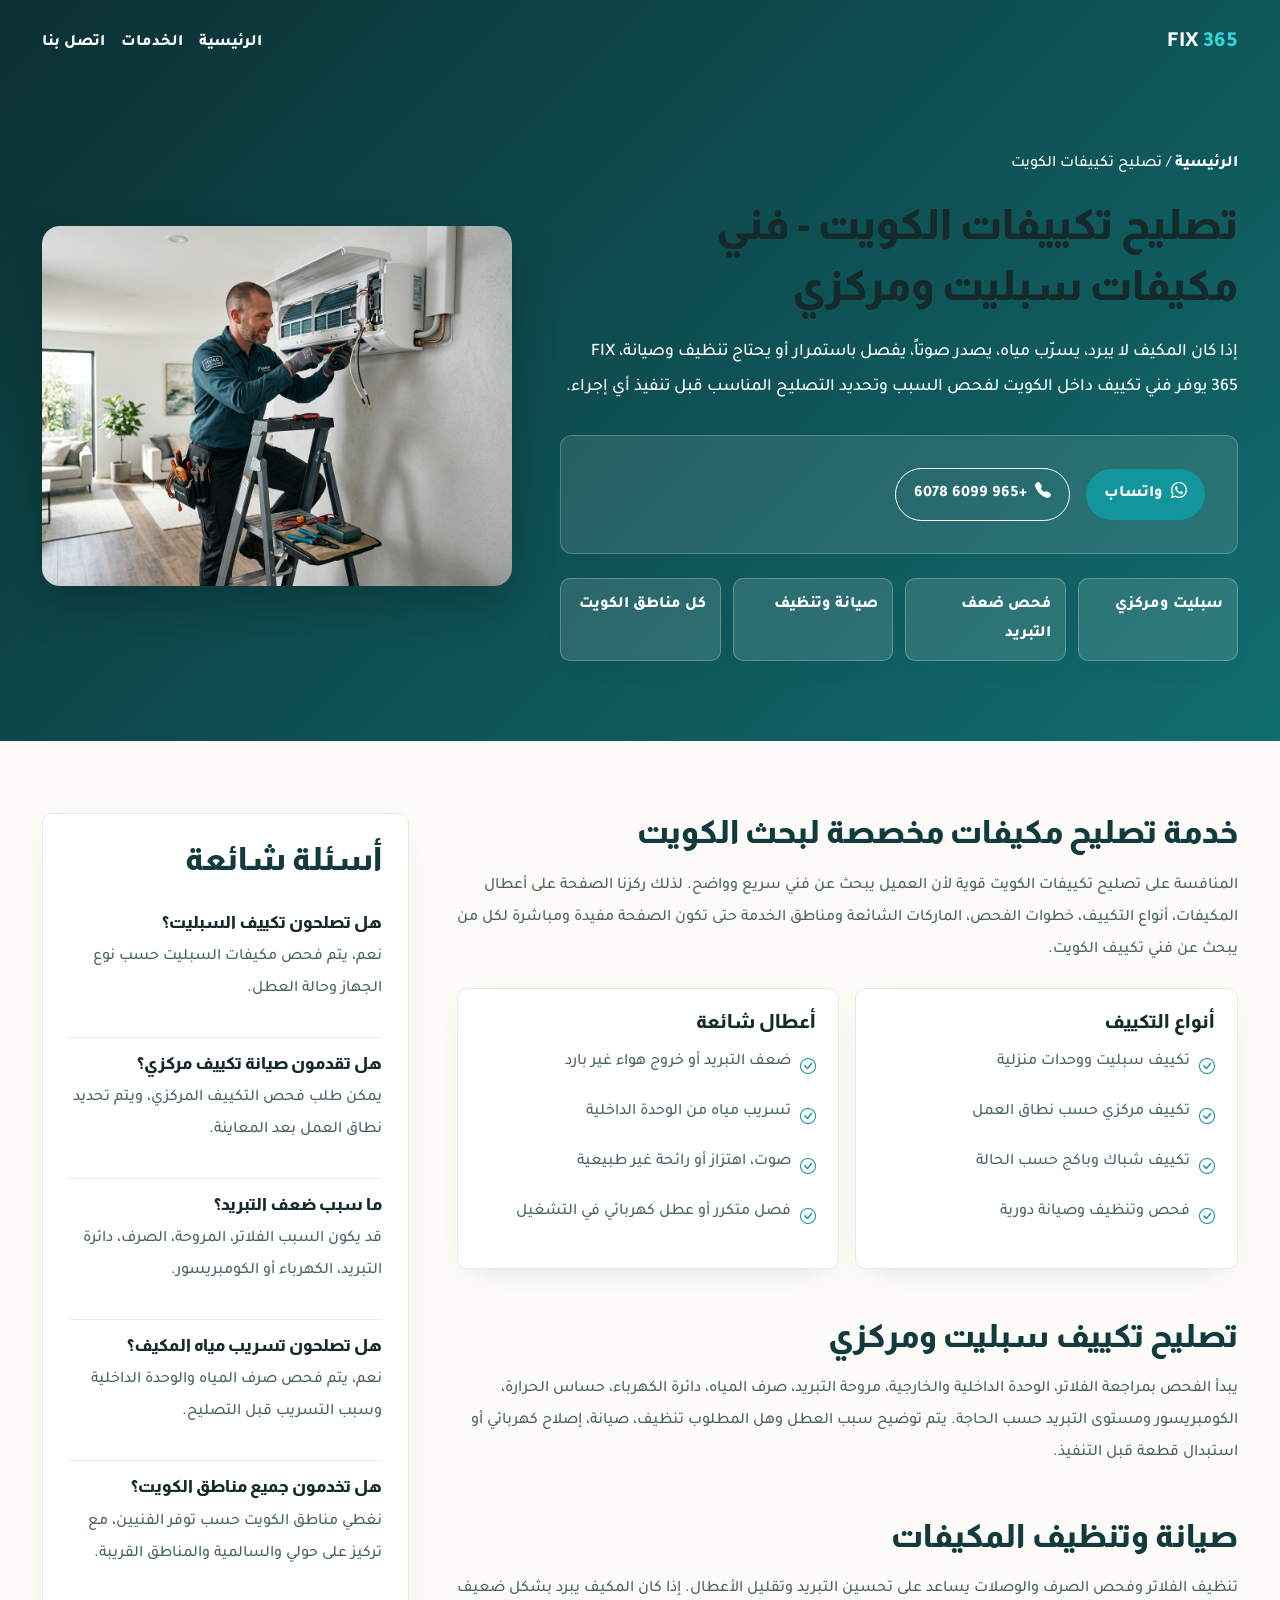
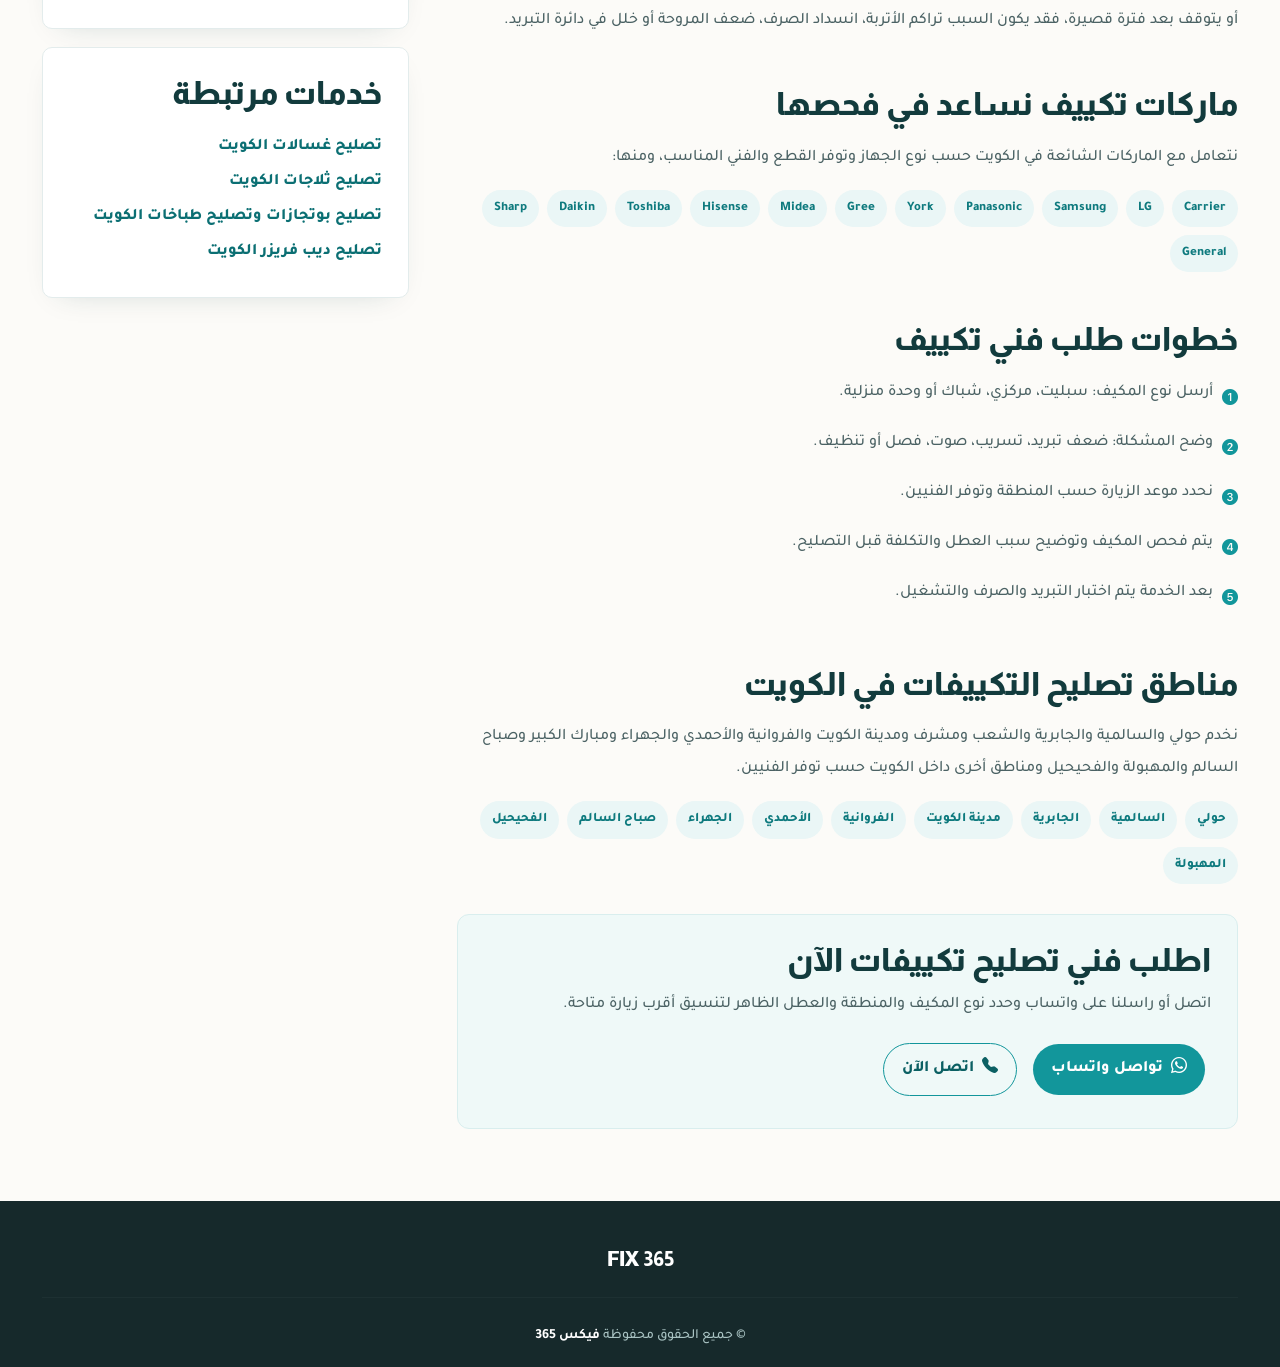
<file: ac-repair-kuwait/index.html>
<!doctype html>
<html lang="ar-KW" dir="rtl">
<head>
  <meta charset="utf-8">
  <meta http-equiv="Content-Type" content="text/html; charset=UTF-8">
  <meta name="viewport" content="width=device-width, initial-scale=1">
  <title>تصليح تكييفات الكويت | فني مكيفات وسبليت ومركزي | FIX 365</title>
  <meta name="description" content="تصليح تكييفات الكويت من FIX 365: فني مكيفات وسبليت ومركزي، فحص ضعف التبريد وتسريب المياه والأصوات وتنظيف وصيانة التكييف داخل مناطق الكويت.">
  <meta name="robots" content="index, follow">
  <meta name="geo.region" content="KW">
  <meta name="geo.placename" content="Hawally, Kuwait">
  <link rel="canonical" href="https://fix365kw.com/ac-repair-kuwait/">
  <link rel="alternate" hreflang="ar-KW" href="https://fix365kw.com/ac-repair-kuwait/">
  <link rel="alternate" hreflang="x-default" href="https://fix365kw.com/ac-repair-kuwait/">
  <meta property="og:type" content="website">
  <meta property="og:site_name" content="FIX 365 الكويت">
  <meta property="og:title" content="تصليح تكييفات الكويت | فني مكيفات وسبليت ومركزي | FIX 365">
  <meta property="og:description" content="فني تكييف في الكويت لفحص ضعف التبريد، تسريب المياه، صوت المكيف، تنظيف الفلاتر وصيانة المكيفات المنزلية.">
  <meta property="og:url" content="https://fix365kw.com/ac-repair-kuwait/">
  <meta property="og:image" content="https://fix365kw.com/assets/img/service-ac.jpg">
  <meta property="og:locale" content="ar_KW">
  <meta name="twitter:card" content="summary_large_image">
  <meta name="format-detection" content="telephone=yes">
  <link rel="icon" href="/favicon.ico" sizes="any">
  <link rel="icon" type="image/png" sizes="48x48" href="/assets/img/fix365-icon-48.png">
  <link rel="icon" type="image/png" sizes="96x96" href="/assets/img/fix365-icon-96.png">
  <link rel="icon" type="image/png" sizes="192x192" href="/assets/img/fix365-icon-192.png">
  <link rel="apple-touch-icon" sizes="512x512" href="/assets/img/fix365-icon-512.png">
  <link rel="manifest" href="/site.webmanifest">
  <meta name="theme-color" content="#12969B">
  <script type="application/ld+json">
  {
    "@context": "https://schema.org",
    "@graph": [
      {
        "@type": "Service",
        "@id": "https://fix365kw.com/ac-repair-kuwait/#service",
        "name": "تصليح تكييفات الكويت",
        "alternateName": ["تصليح تكيفات الكويت", "تصليح مكيفات الكويت", "فني تكييف الكويت", "صيانة تكييف الكويت", "AC repair Kuwait"],
        "url": "https://fix365kw.com/ac-repair-kuwait/",
        "serviceType": "Air conditioner repair service",
        "description": "خدمة منزلية لتصليح وصيانة المكيفات في الكويت، تشمل فحص ضعف التبريد وتسريب المياه والأصوات ومشكلات التشغيل.",
        "areaServed": [
          { "@type": "Country", "name": "Kuwait" },
          { "@type": "City", "name": "Hawally" },
          { "@type": "City", "name": "Salmiya" },
          { "@type": "City", "name": "Kuwait City" },
          { "@type": "AdministrativeArea", "name": "Al Farwaniyah" },
          { "@type": "AdministrativeArea", "name": "Al Ahmadi" },
          { "@type": "AdministrativeArea", "name": "Al Jahra" },
          { "@type": "AdministrativeArea", "name": "Mubarak Al-Kabeer" }
        ],
        "provider": {
          "@type": "LocalBusiness",
          "@id": "https://fix365kw.com/#business",
          "name": "FIX 365",
          "alternateName": "فيكس 365",
          "telephone": "+96560996078",
          "url": "https://fix365kw.com/",
          "address": {
            "@type": "PostalAddress",
            "addressCountry": "KW",
            "addressLocality": "Hawally"
          }
        },
        "availableChannel": {
          "@type": "ServiceChannel",
          "servicePhone": {
            "@type": "ContactPoint",
            "telephone": "+96560996078",
            "contactType": "customer service",
            "areaServed": "KW",
            "availableLanguage": ["ar", "en"]
          }
        }
      },
      {
        "@type": "BreadcrumbList",
        "itemListElement": [
          { "@type": "ListItem", "position": 1, "name": "FIX 365", "item": "https://fix365kw.com/" },
          { "@type": "ListItem", "position": 2, "name": "تصليح تكييفات الكويت", "item": "https://fix365kw.com/ac-repair-kuwait/" }
        ]
      },
      {
        "@type": "FAQPage",
        "mainEntity": [
          {
            "@type": "Question",
            "name": "هل تصلحون تكييف السبليت؟",
            "acceptedAnswer": { "@type": "Answer", "text": "نعم، تتوفر خدمة فحص وتصليح مكيفات السبليت حسب نوع الجهاز وحالة العطل وتوفر الفنيين." }
          },
          {
            "@type": "Question",
            "name": "هل تقدمون تصليح تكييف مركزي؟",
            "acceptedAnswer": { "@type": "Answer", "text": "يمكن طلب فحص التكييف المركزي والوحدات المنزلية، ويتم تحديد نطاق العمل بعد المعاينة." }
          },
          {
            "@type": "Question",
            "name": "ما سبب ضعف تبريد المكيف؟",
            "acceptedAnswer": { "@type": "Answer", "text": "قد يكون السبب اتساخ الفلاتر، ضعف المروحة، نقص أو تسريب في دائرة التبريد، مشكلة في الكومبريسور أو خلل كهربائي." }
          },
          {
            "@type": "Question",
            "name": "هل تفحصون تسريب مياه المكيف؟",
            "acceptedAnswer": { "@type": "Answer", "text": "نعم، يتم فحص صرف المياه، انسداد الخرطوم، مستوى الوحدة الداخلية وأي سبب قد يؤدي إلى التسريب." }
          },
          {
            "@type": "Question",
            "name": "هل تقدمون تنظيف وصيانة للمكيفات؟",
            "acceptedAnswer": { "@type": "Answer", "text": "يمكن طلب تنظيف وفحص وصيانة دورية للتكييف، ويتم تحديد الأعمال المطلوبة حسب حالة الجهاز." }
          },
          {
            "@type": "Question",
            "name": "ما مناطق تصليح التكييفات في الكويت؟",
            "acceptedAnswer": { "@type": "Answer", "text": "نخدم حولي والسالمية والجابرية ومدينة الكويت والفروانية والأحمدي والجهراء ومبارك الكبير ومناطق أخرى داخل الكويت حسب توفر الفنيين." }
          }
        ]
      }
    ]
  }
  </script>
  <link rel="preconnect" href="https://fonts.googleapis.com">
  <link rel="preconnect" href="https://fonts.gstatic.com" crossorigin>
  <link href="https://fonts.googleapis.com/css2?family=Almarai:wght@400;700;800&family=Tajawal:wght@400;500;700;800&display=swap" rel="stylesheet">
  <link href="/assets/vendor/bootstrap/css/bootstrap.min.css" rel="stylesheet">
  <link href="/assets/vendor/bootstrap-icons/bootstrap-icons.css" rel="stylesheet">
  <link href="/assets/css/style.css" rel="stylesheet">
  <style>
    .service-hero{padding:150px 0 80px;background:linear-gradient(135deg,#0b3033,#116d70);color:#fff}
    .service-hero h1{font-weight:800;line-height:1.45;margin-bottom:18px;font-size:42px}
    .service-hero p{font-size:1.1rem;line-height:2;max-width:800px}
    .service-hero img{border-radius:18px;box-shadow:0 18px 45px rgba(0,0,0,.22);width:100%;height:360px;object-fit:cover}
    .service-hero .crumb a,.simple-header a{color:#fff;text-decoration:none;font-weight:800}
    .simple-header{position:absolute;top:0;left:0;right:0;z-index:3;padding:24px 0}
    .simple-brand{font-size:1.35rem;direction:ltr}
    .service-content{padding:72px 0;background:#fcfbf8}
    .service-content h2{font-weight:800;color:#123b3d;margin-bottom:18px}
    .service-content p,.service-content li{line-height:2;color:#4b6264}
    .trust-strip{display:grid;grid-template-columns:repeat(4,1fr);gap:12px;margin-top:24px}
    .trust-strip span,.info-card,.side-card{border:1px solid #e3ecec;background:#fff;border-radius:10px;box-shadow:0 10px 30px -18px rgba(11,59,62,.22)}
    .trust-strip span{padding:12px 14px;color:#fff;background:rgba(255,255,255,.12);border-color:rgba(255,255,255,.25);font-weight:800}
    .info-grid{display:grid;grid-template-columns:repeat(2,1fr);gap:16px;margin:22px 0}
    .info-card{padding:22px}
    .info-card h3{font-size:19px;margin-bottom:12px}
    .issue-list,.step-list{list-style:none;padding:0;margin:0}
    .issue-list li,.step-list li{margin:10px 0;display:flex;gap:9px}
    .issue-list i,.step-list i{color:#12969b;margin-top:8px}
    .brand-tags,.area-tags{display:flex;flex-wrap:wrap;gap:8px;margin-top:14px}
    .brand-tags span,.area-tags span{background:#eaf6f6;color:#0e7a7e;border-radius:999px;padding:7px 12px;font-weight:800;font-size:13px}
    .service-cta{background:#eff9f8;border-radius:12px;padding:26px;margin-top:30px;border:1px solid #d9eeee}
    .service-cta a{display:inline-flex;align-items:center;gap:8px;margin:6px;padding:11px 18px;border-radius:30px;text-decoration:none;font-weight:800}
    .service-cta .wa{background:#12969b;color:#fff}.service-cta .call{border:1px solid #12969b;color:#0b6063}
    .side-card{padding:26px;margin-bottom:18px}
    .faq-mini{padding:16px 0;border-bottom:1px solid #e5eeee}.faq-mini:last-child{border-bottom:0}.faq-mini h3{font-size:1.05rem;font-weight:800}
    .service-links{line-height:2.2}.service-links a{color:#0b6f73;font-weight:800}
    @media(max-width:991px){.service-hero{padding-top:120px}.service-hero h1{font-size:31px}.service-hero img{height:260px;margin-top:28px}.trust-strip,.info-grid{grid-template-columns:1fr}}
  </style>
</head>
<body>
<header class="simple-header">
  <div class="container d-flex justify-content-between align-items-center">
    <a class="simple-brand" href="/">FIX <span style="color:#32d4d8">365</span></a>
    <nav class="d-flex gap-3"><a href="/">الرئيسية</a><a href="/#featured-services">الخدمات</a><a href="/#contact">اتصل بنا</a></nav>
  </div>
</header>
<main>
<section class="service-hero">
  <div class="container"><div class="row align-items-center g-5">
    <div class="col-lg-7">
      <div class="crumb mb-3"><a href="/">الرئيسية</a> <span> / </span> تصليح تكييفات الكويت</div>
      <h1>تصليح تكييفات الكويت - فني مكيفات سبليت ومركزي</h1>
      <p>إذا كان المكيف لا يبرد، يسرّب مياه، يصدر صوتاً، يفصل باستمرار أو يحتاج تنظيف وصيانة، FIX 365 يوفر فني تكييف داخل الكويت لفحص السبب وتحديد التصليح المناسب قبل تنفيذ أي إجراء.</p>
      <div class="service-cta" style="background:rgba(255,255,255,.1);border-color:rgba(255,255,255,.22)">
        <a class="wa" href="https://wa.me/96560996078" target="_blank" rel="noopener"><i class="bi bi-whatsapp"></i> واتساب</a>
        <a class="call" href="tel:+96560996078" style="color:#fff;border-color:#fff"><i class="bi bi-telephone-fill"></i> +965 6099 6078</a>
      </div>
      <div class="trust-strip">
        <span>سبليت ومركزي</span><span>فحص ضعف التبريد</span><span>صيانة وتنظيف</span><span>كل مناطق الكويت</span>
      </div>
    </div>
    <div class="col-lg-5"><img src="/assets/img/service-ac.jpg" alt="تصليح تكييفات الكويت فني مكيفات" width="720" height="520"></div>
  </div></div>
</section>

<section class="service-content"><div class="container"><div class="row g-5">
  <div class="col-lg-8">
    <h2>خدمة تصليح مكيفات مخصصة لبحث الكويت</h2>
    <p>المنافسة على تصليح تكييفات الكويت قوية لأن العميل يبحث عن فني سريع وواضح. لذلك ركزنا الصفحة على أعطال المكيفات، أنواع التكييف، خطوات الفحص، الماركات الشائعة ومناطق الخدمة حتى تكون الصفحة مفيدة ومباشرة لكل من يبحث عن فني تكييف الكويت.</p>

    <div class="info-grid">
      <div class="info-card">
        <h3>أنواع التكييف</h3>
        <ul class="issue-list">
          <li><i class="bi bi-check-circle"></i> تكييف سبليت ووحدات منزلية</li>
          <li><i class="bi bi-check-circle"></i> تكييف مركزي حسب نطاق العمل</li>
          <li><i class="bi bi-check-circle"></i> تكييف شباك وباكج حسب الحالة</li>
          <li><i class="bi bi-check-circle"></i> فحص وتنظيف وصيانة دورية</li>
        </ul>
      </div>
      <div class="info-card">
        <h3>أعطال شائعة</h3>
        <ul class="issue-list">
          <li><i class="bi bi-check-circle"></i> ضعف التبريد أو خروج هواء غير بارد</li>
          <li><i class="bi bi-check-circle"></i> تسريب مياه من الوحدة الداخلية</li>
          <li><i class="bi bi-check-circle"></i> صوت، اهتزاز أو رائحة غير طبيعية</li>
          <li><i class="bi bi-check-circle"></i> فصل متكرر أو عطل كهربائي في التشغيل</li>
        </ul>
      </div>
    </div>

    <h2 class="mt-5">تصليح تكييف سبليت ومركزي</h2>
    <p>يبدأ الفحص بمراجعة الفلاتر، الوحدة الداخلية والخارجية، مروحة التبريد، صرف المياه، دائرة الكهرباء، حساس الحرارة، الكومبريسور ومستوى التبريد حسب الحاجة. يتم توضيح سبب العطل وهل المطلوب تنظيف، صيانة، إصلاح كهربائي أو استبدال قطعة قبل التنفيذ.</p>

    <h2 class="mt-5">صيانة وتنظيف المكيفات</h2>
    <p>تنظيف الفلاتر وفحص الصرف والوصلات يساعد على تحسين التبريد وتقليل الأعطال. إذا كان المكيف يبرد بشكل ضعيف أو يتوقف بعد فترة قصيرة، فقد يكون السبب تراكم الأتربة، انسداد الصرف، ضعف المروحة أو خلل في دائرة التبريد.</p>

    <h2 class="mt-5">ماركات تكييف نساعد في فحصها</h2>
    <p>نتعامل مع الماركات الشائعة في الكويت حسب نوع الجهاز وتوفر القطع والفني المناسب، ومنها:</p>
    <div class="brand-tags">
      <span>Carrier</span><span>LG</span><span>Samsung</span><span>Panasonic</span><span>York</span><span>Gree</span><span>Midea</span><span>Hisense</span><span>Toshiba</span><span>Daikin</span><span>Sharp</span><span>General</span>
    </div>

    <h2 class="mt-5">خطوات طلب فني تكييف</h2>
    <ul class="step-list">
      <li><i class="bi bi-1-circle-fill"></i> أرسل نوع المكيف: سبليت، مركزي، شباك أو وحدة منزلية.</li>
      <li><i class="bi bi-2-circle-fill"></i> وضح المشكلة: ضعف تبريد، تسريب، صوت، فصل أو تنظيف.</li>
      <li><i class="bi bi-3-circle-fill"></i> نحدد موعد الزيارة حسب المنطقة وتوفر الفنيين.</li>
      <li><i class="bi bi-4-circle-fill"></i> يتم فحص المكيف وتوضيح سبب العطل والتكلفة قبل التصليح.</li>
      <li><i class="bi bi-5-circle-fill"></i> بعد الخدمة يتم اختبار التبريد والصرف والتشغيل.</li>
    </ul>

    <h2 class="mt-5">مناطق تصليح التكييفات في الكويت</h2>
    <p>نخدم حولي والسالمية والجابرية والشعب ومشرف ومدينة الكويت والفروانية والأحمدي والجهراء ومبارك الكبير وصباح السالم والمهبولة والفحيحيل ومناطق أخرى داخل الكويت حسب توفر الفنيين.</p>
    <div class="area-tags">
      <span>حولي</span><span>السالمية</span><span>الجابرية</span><span>مدينة الكويت</span><span>الفروانية</span><span>الأحمدي</span><span>الجهراء</span><span>صباح السالم</span><span>الفحيحيل</span><span>المهبولة</span>
    </div>

    <div class="service-cta">
      <h2 style="margin-bottom:10px">اطلب فني تصليح تكييفات الآن</h2>
      <p>اتصل أو راسلنا على واتساب وحدد نوع المكيف والمنطقة والعطل الظاهر لتنسيق أقرب زيارة متاحة.</p>
      <a class="wa" href="https://wa.me/96560996078" target="_blank" rel="noopener"><i class="bi bi-whatsapp"></i> تواصل واتساب</a>
      <a class="call" href="tel:+96560996078"><i class="bi bi-telephone-fill"></i> اتصل الآن</a>
    </div>
  </div>

  <aside class="col-lg-4">
    <div class="side-card">
      <h2>أسئلة شائعة</h2>
      <div class="faq-mini"><h3>هل تصلحون تكييف السبليت؟</h3><p>نعم، يتم فحص مكيفات السبليت حسب نوع الجهاز وحالة العطل.</p></div>
      <div class="faq-mini"><h3>هل تقدمون صيانة تكييف مركزي؟</h3><p>يمكن طلب فحص التكييف المركزي، ويتم تحديد نطاق العمل بعد المعاينة.</p></div>
      <div class="faq-mini"><h3>ما سبب ضعف التبريد؟</h3><p>قد يكون السبب الفلاتر، المروحة، الصرف، دائرة التبريد، الكهرباء أو الكومبريسور.</p></div>
      <div class="faq-mini"><h3>هل تصلحون تسريب مياه المكيف؟</h3><p>نعم، يتم فحص صرف المياه والوحدة الداخلية وسبب التسريب قبل التصليح.</p></div>
      <div class="faq-mini"><h3>هل تخدمون جميع مناطق الكويت؟</h3><p>نغطي مناطق الكويت حسب توفر الفنيين، مع تركيز على حولي والسالمية والمناطق القريبة.</p></div>
    </div>
    <div class="side-card service-links">
      <h2>خدمات مرتبطة</h2>
      <a href="/washing-machine-repair-kuwait/">تصليح غسالات الكويت</a><br>
      <a href="/refrigerator-repair-kuwait/">تصليح ثلاجات الكويت</a><br>
      <a href="/oven-repair-kuwait/">تصليح بوتجازات وتصليح طباخات الكويت</a><br>
      <a href="/freezer-repair-kuwait/">تصليح ديب فريزر الكويت</a>
    </div>
  </aside>
</div></div></section>
</main>
<footer id="footer"><div class="container"><div class="footer-brand"><span dir="ltr">FIX 365</span></div><hr><div class="copyright">&copy; جميع الحقوق محفوظة <span>فيكس 365</span></div></div></footer>
<script src="/assets/vendor/bootstrap/js/bootstrap.bundle.min.js"></script>
</body>
</html>
</file>
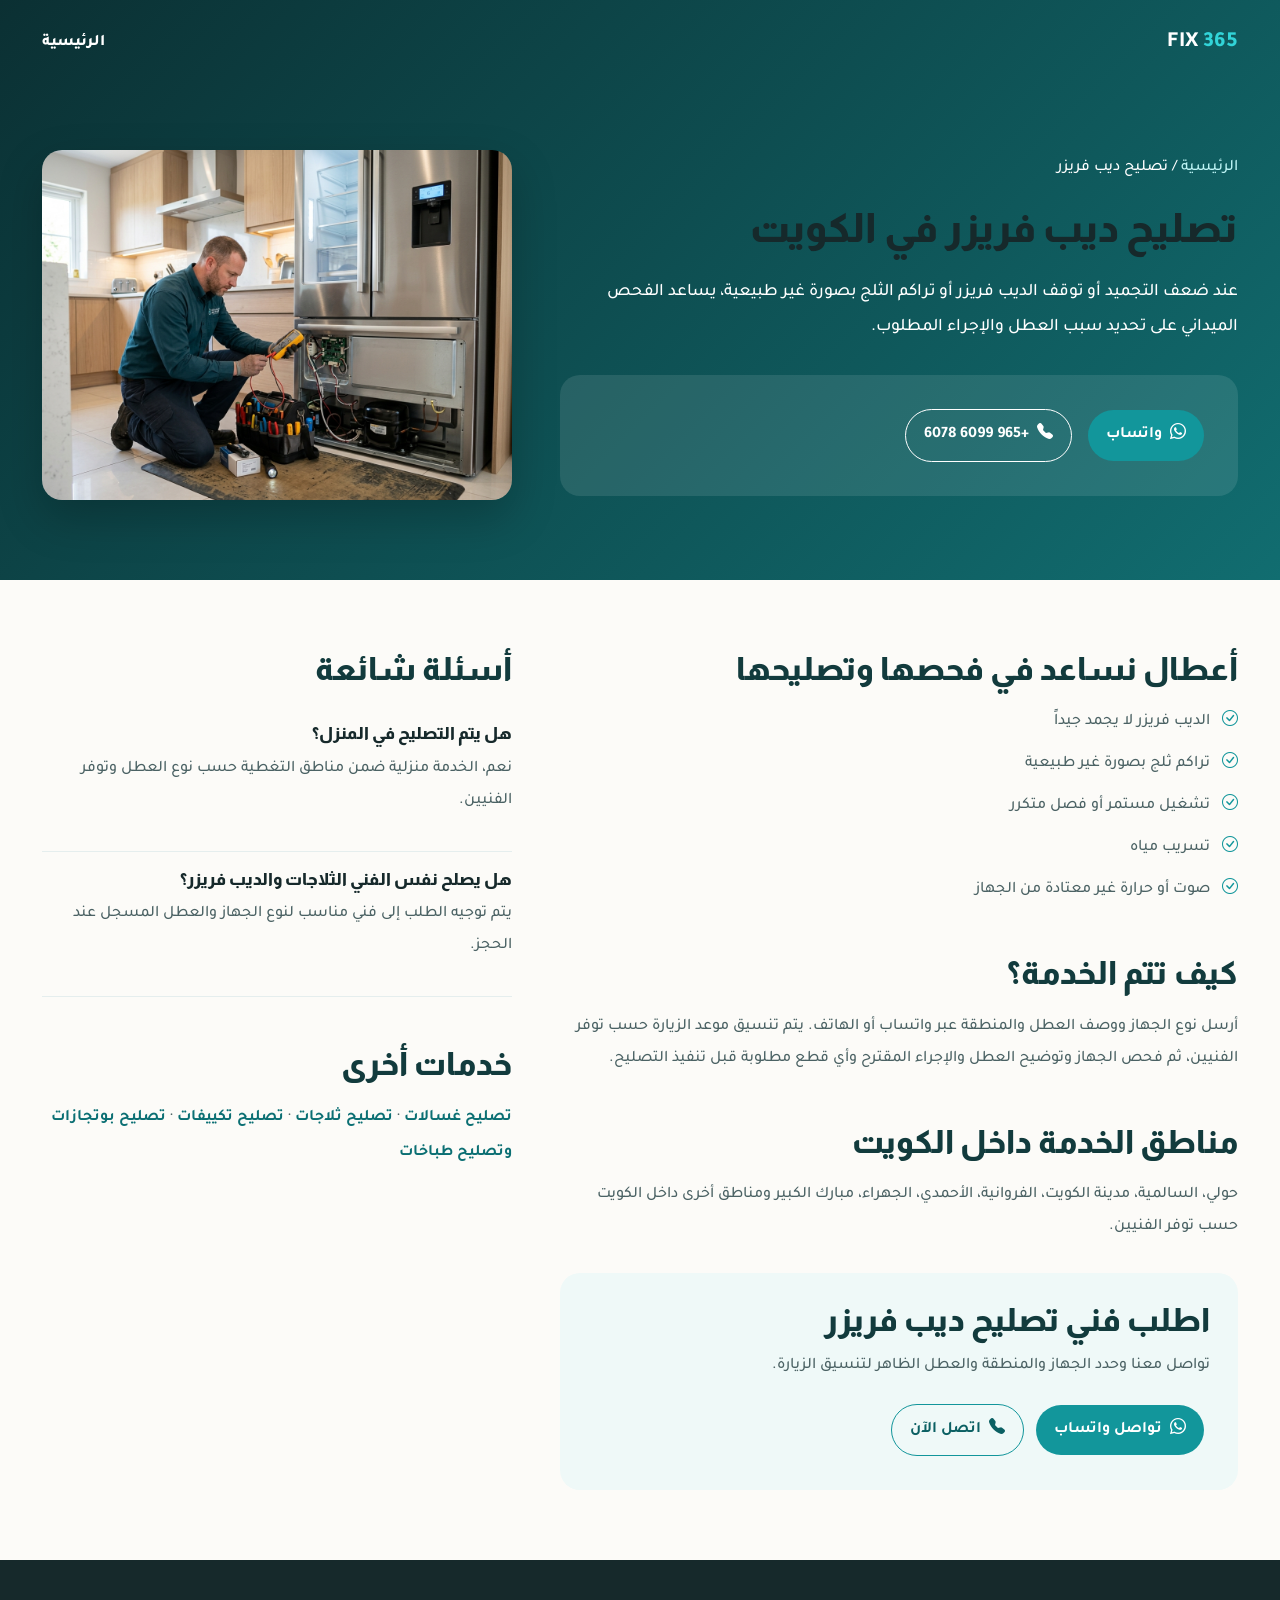
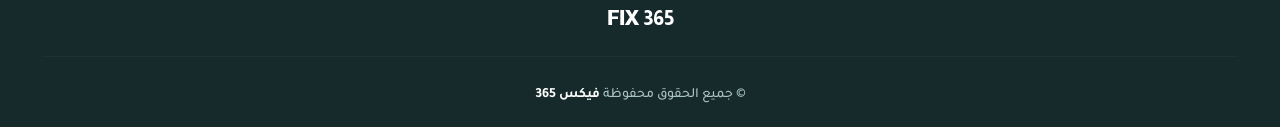
<file: freezer-repair-kuwait/index.html>
<!doctype html>
<html lang="ar-KW" dir="rtl">
<head>
  <meta charset="utf-8">
  <meta http-equiv="Content-Type" content="text/html; charset=UTF-8">
  <meta name="viewport" content="width=device-width, initial-scale=1">
  <title>تصليح ديب فريزر في الكويت | FIX 365</title>
  <meta name="description" content="خدمة تصليح ديب فريزر في الكويت من FIX 365 لفحص ضعف التجميد، تراكم الثلج، التسريب وأعطال التشغيل بخدمة منزلية.">
<meta name="robots" content="index, follow">
  <meta name="geo.region" content="KW">
  <meta name="geo.placename" content="Hawally, Kuwait">
  <link rel="canonical" href="https://fix365kw.com/freezer-repair-kuwait/">
  <link rel="alternate" hreflang="ar-KW" href="https://fix365kw.com/freezer-repair-kuwait/">
  <link rel="alternate" hreflang="x-default" href="https://fix365kw.com/freezer-repair-kuwait/">
  <meta property="og:type" content="website">
  <meta property="og:site_name" content="FIX 365 الكويت">
  <meta property="og:title" content="تصليح ديب فريزر في الكويت | FIX 365">
  <meta property="og:description" content="خدمة تصليح ديب فريزر في الكويت من FIX 365 لفحص ضعف التجميد، تراكم الثلج، التسريب وأعطال التشغيل بخدمة منزلية.">
  <meta property="og:url" content="https://fix365kw.com/freezer-repair-kuwait/">
  <meta property="og:image" content="https://fix365kw.com/assets/img/service-fridge.jpg">
  <meta property="og:locale" content="ar_KW">
  <meta name="twitter:card" content="summary_large_image">
  <meta name="format-detection" content="telephone=yes">
  <link rel="icon" href="/favicon.ico" sizes="any">
  <link rel="icon" type="image/png" sizes="48x48" href="/assets/img/fix365-icon-48.png">
  <link rel="icon" type="image/png" sizes="96x96" href="/assets/img/fix365-icon-96.png">
  <link rel="icon" type="image/png" sizes="192x192" href="/assets/img/fix365-icon-192.png">
  <link rel="apple-touch-icon" sizes="512x512" href="/assets/img/fix365-icon-512.png">
  <link rel="manifest" href="/site.webmanifest">
  <meta name="theme-color" content="#12969B">
  <script type="application/ld+json">{
  "@context": "https://schema.org",
  "@graph": [
    {
      "@type": "Service",
      "@id": "https://fix365kw.com/freezer-repair-kuwait/#service",
      "name": "تصليح ديب فريزر في الكويت",
      "alternateName": ["تصليح فريزر الكويت", "فني ديب فريزر الكويت", "freezer repair Kuwait"],
      "url": "https://fix365kw.com/freezer-repair-kuwait/",
      "description": "خدمة تصليح ديب فريزر في الكويت من FIX 365 لفحص ضعف التجميد، تراكم الثلج، التسريب وأعطال التشغيل بخدمة منزلية.",
      "areaServed": {
        "@type": "Country",
        "name": "Kuwait"
      },
      "provider": {
        "@type": "LocalBusiness",
        "@id": "https://fix365kw.com/#business",
        "name": "FIX 365",
        "telephone": "+96560996078",
        "url": "https://fix365kw.com/"
      }
    },
    {
      "@type": "BreadcrumbList",
      "itemListElement": [
        {
          "@type": "ListItem",
          "position": 1,
          "name": "FIX 365",
          "item": "https://fix365kw.com/"
        },
        {
          "@type": "ListItem",
          "position": 2,
          "name": "تصليح ديب فريزر في الكويت",
          "item": "https://fix365kw.com/freezer-repair-kuwait/"
        }
      ]
    },
    {
      "@type": "FAQPage",
      "mainEntity": [
        {
          "@type": "Question",
          "name": "هل يتم التصليح في المنزل؟",
          "acceptedAnswer": {
            "@type": "Answer",
            "text": "نعم، الخدمة منزلية ضمن مناطق التغطية حسب نوع العطل وتوفر الفنيين."
          }
        },
        {
          "@type": "Question",
          "name": "هل يصلح نفس الفني الثلاجات والديب فريزر؟",
          "acceptedAnswer": {
            "@type": "Answer",
            "text": "يتم توجيه الطلب إلى فني مناسب لنوع الجهاز والعطل المسجل عند الحجز."
          }
        }
      ]
    }
  ]
}</script>
  <link rel="preconnect" href="https://fonts.googleapis.com">
  <link rel="preconnect" href="https://fonts.gstatic.com" crossorigin>
  <link href="https://fonts.googleapis.com/css2?family=Almarai:wght@400;700;800&family=Tajawal:wght@400;500;700;800&display=swap" rel="stylesheet">
  <link href="/assets/vendor/bootstrap/css/bootstrap.min.css" rel="stylesheet">
  <link href="/assets/vendor/bootstrap-icons/bootstrap-icons.css" rel="stylesheet">
  <link href="/assets/css/style.css" rel="stylesheet">
  <style>
    .service-hero{padding:150px 0 80px;background:linear-gradient(135deg,#0b3033,#116d70);color:#fff}
    .service-hero h1{font-weight:800;line-height:1.45;margin-bottom:18px}
    .service-hero p{font-size:1.1rem;line-height:2;max-width:780px}
    .service-hero img{border-radius:20px;box-shadow:0 18px 45px rgba(0,0,0,.22);width:100%;height:350px;object-fit:cover}
    .service-content{padding:70px 0}
    .service-content h2{font-weight:800;color:#123b3d;margin-bottom:18px}
    .service-content p,.service-content li{line-height:2}
    .issue-list{list-style:none;padding:0}
    .issue-list li{margin:10px 0}
    .issue-list i{color:#12969B;margin-left:8px}
    .service-cta{background:#eff9f8;border-radius:20px;padding:28px;margin-top:30px}
    .service-cta a{display:inline-flex;align-items:center;gap:8px;margin:6px;padding:11px 18px;border-radius:30px;text-decoration:none;font-weight:700}
    .service-cta .wa{background:#12969B;color:#fff} .service-cta .call{border:1px solid #12969B;color:#0b6063}
    .faq-mini{padding:18px 0;border-bottom:1px solid #e5eeee} .faq-mini h3{font-size:1.05rem;font-weight:800}
    .service-links{line-height:2.2} .service-links a{color:#0b6f73;font-weight:700}
    .simple-header{position:absolute;top:0;left:0;right:0;z-index:3;padding:24px 0}
    .simple-header a{color:#fff;text-decoration:none;font-weight:800}
    .simple-brand{font-size:1.35rem;direction:ltr}
    @media(max-width:991px){.service-hero{padding-top:120px}.service-hero img{height:260px;margin-top:28px}}
  </style>
</head>
<body>
<header class="simple-header"><div class="container d-flex justify-content-between align-items-center"><a class="simple-brand" href="/">FIX <span style="color:#32d4d8">365</span></a><a href="/">الرئيسية</a></div></header>
<main>
<section class="service-hero">
  <div class="container"><div class="row align-items-center g-5">
    <div class="col-lg-7">
      <div class="mb-3"><a href="/" style="color:#bff5f6;text-decoration:none">الرئيسية</a> <span> / </span> تصليح ديب فريزر</div>
      <h1>تصليح ديب فريزر في الكويت</h1>
      <p>عند ضعف التجميد أو توقف الديب فريزر أو تراكم الثلج بصورة غير طبيعية، يساعد الفحص الميداني على تحديد سبب العطل والإجراء المطلوب.</p>
      <div class="service-cta" style="background:rgba(255,255,255,.1)">
        <a class="wa" href="https://wa.me/96560996078" target="_blank" rel="noopener"><i class="bi bi-whatsapp"></i> واتساب</a>
        <a class="call" href="tel:+96560996078" style="color:#fff;border-color:#fff"><i class="bi bi-telephone-fill"></i> +965 6099 6078</a>
      </div>
    </div>
    <div class="col-lg-5"><img src="/assets/img/service-fridge.jpg" alt="تصليح ديب فريزر في الكويت" width="720" height="520"></div>
  </div></div>
</section>
<section class="service-content"><div class="container"><div class="row g-5">
  <div class="col-lg-7">
    <h2>أعطال نساعد في فحصها وتصليحها</h2>
    <ul class="issue-list"><li><i class="bi bi-check-circle"></i> الديب فريزر لا يجمد جيداً</li>
<li><i class="bi bi-check-circle"></i> تراكم ثلج بصورة غير طبيعية</li>
<li><i class="bi bi-check-circle"></i> تشغيل مستمر أو فصل متكرر</li>
<li><i class="bi bi-check-circle"></i> تسريب مياه</li>
<li><i class="bi bi-check-circle"></i> صوت أو حرارة غير معتادة من الجهاز</li></ul>
    <h2 class="mt-5">كيف تتم الخدمة؟</h2>
    <p>أرسل نوع الجهاز ووصف العطل والمنطقة عبر واتساب أو الهاتف. يتم تنسيق موعد الزيارة حسب توفر الفنيين، ثم فحص الجهاز وتوضيح العطل والإجراء المقترح وأي قطع مطلوبة قبل تنفيذ التصليح.</p>
    <h2 class="mt-5">مناطق الخدمة داخل الكويت</h2>
    <p>حولي، السالمية، مدينة الكويت، الفروانية، الأحمدي، الجهراء، مبارك الكبير ومناطق أخرى داخل الكويت حسب توفر الفنيين.</p>
    <div class="service-cta"><h2 style="margin-bottom:10px">اطلب فني تصليح ديب فريزر</h2><p>تواصل معنا وحدد الجهاز والمنطقة والعطل الظاهر لتنسيق الزيارة.</p><a class="wa" href="https://wa.me/96560996078" target="_blank" rel="noopener"><i class="bi bi-whatsapp"></i> تواصل واتساب</a><a class="call" href="tel:+96560996078"><i class="bi bi-telephone-fill"></i> اتصل الآن</a></div>
  </div>
  <aside class="col-lg-5">
    <h2>أسئلة شائعة</h2><div class="faq-mini"><h3>هل يتم التصليح في المنزل؟</h3><p>نعم، الخدمة منزلية ضمن مناطق التغطية حسب نوع العطل وتوفر الفنيين.</p></div>
<div class="faq-mini"><h3>هل يصلح نفس الفني الثلاجات والديب فريزر؟</h3><p>يتم توجيه الطلب إلى فني مناسب لنوع الجهاز والعطل المسجل عند الحجز.</p></div>
    <div class="mt-5 service-links"><h2>خدمات أخرى</h2><a href="/washing-machine-repair-kuwait/">تصليح غسالات</a> · <a href="/refrigerator-repair-kuwait/">تصليح ثلاجات</a> · <a href="/ac-repair-kuwait/">تصليح تكييفات</a> · <a href="/oven-repair-kuwait/">تصليح بوتجازات وتصليح طباخات</a></div>
  </aside>
</div></div></section>
</main>
<footer id="footer"><div class="container"><div class="footer-brand"><span dir="ltr">FIX 365</span></div><hr><div class="copyright">&copy; جميع الحقوق محفوظة <span>فيكس 365</span></div></div></footer>
<script src="/assets/vendor/bootstrap/js/bootstrap.bundle.min.js"></script>
</body></html>
</file>
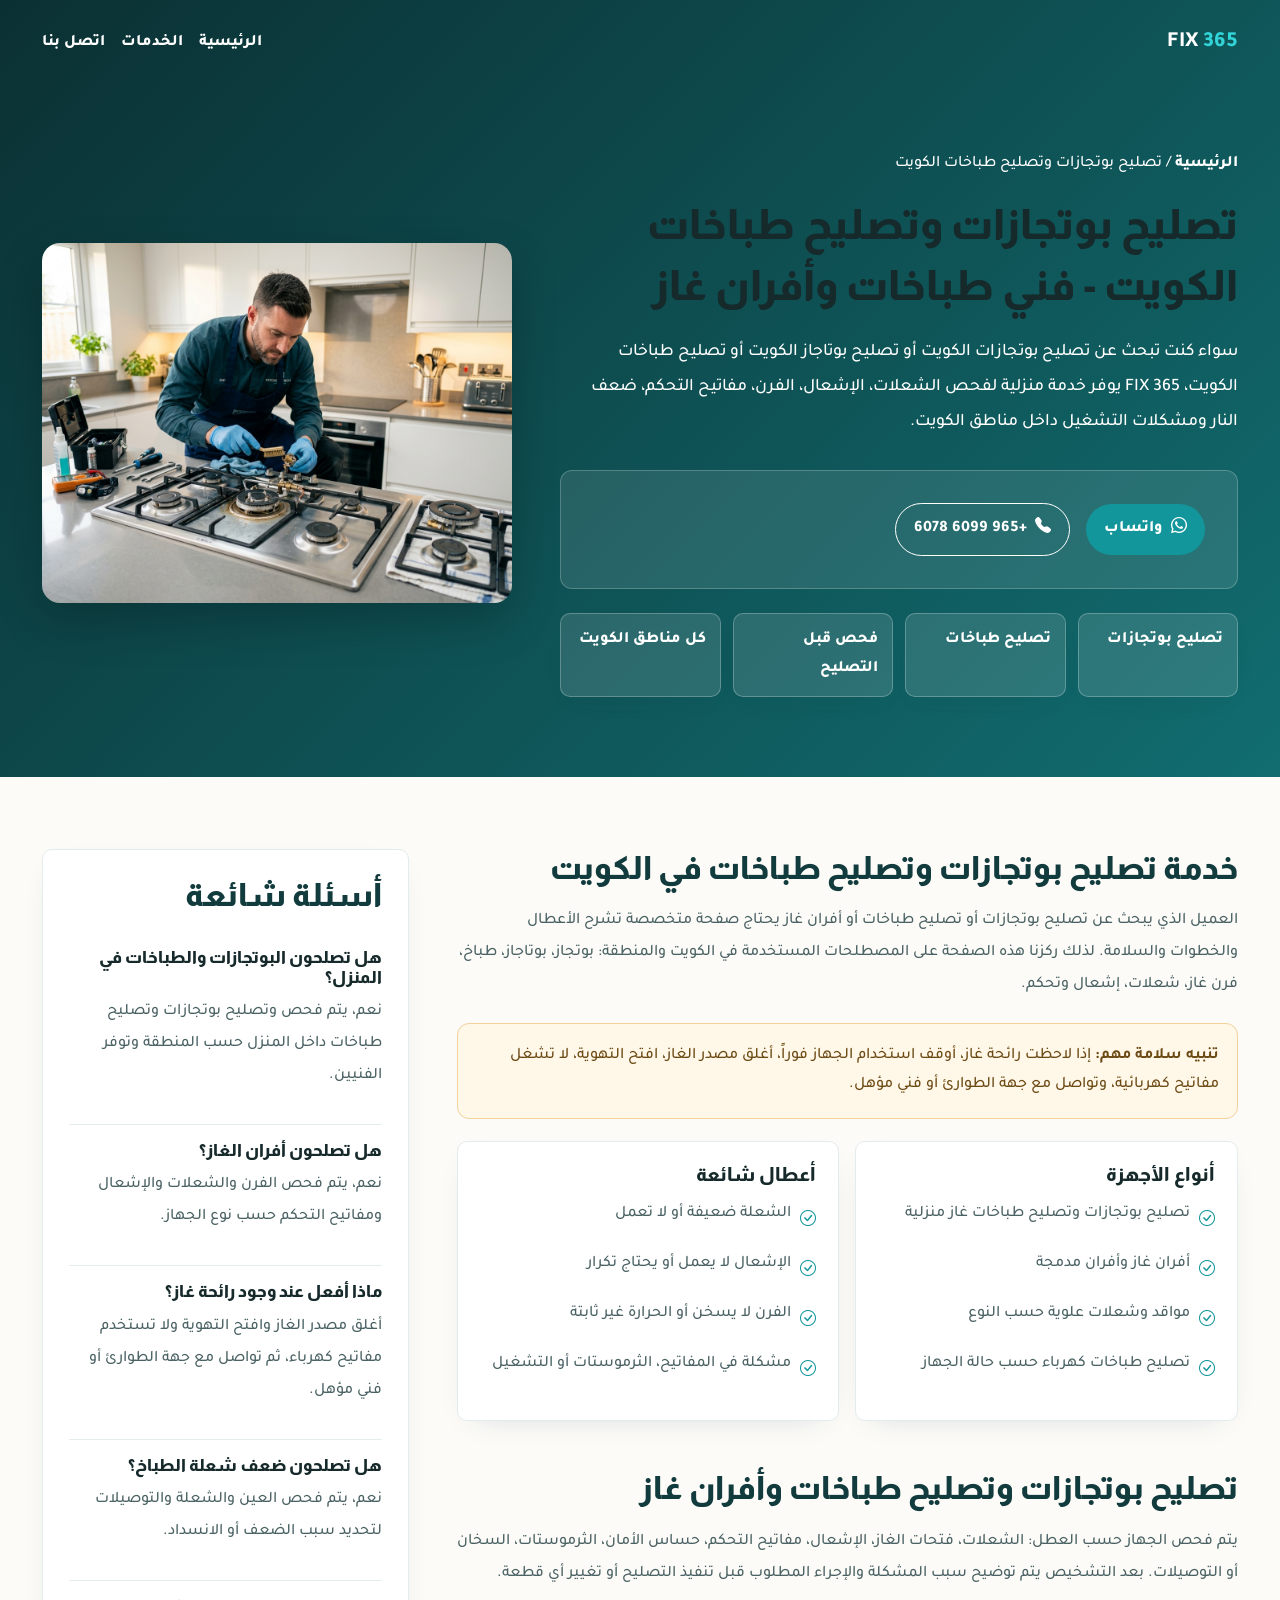
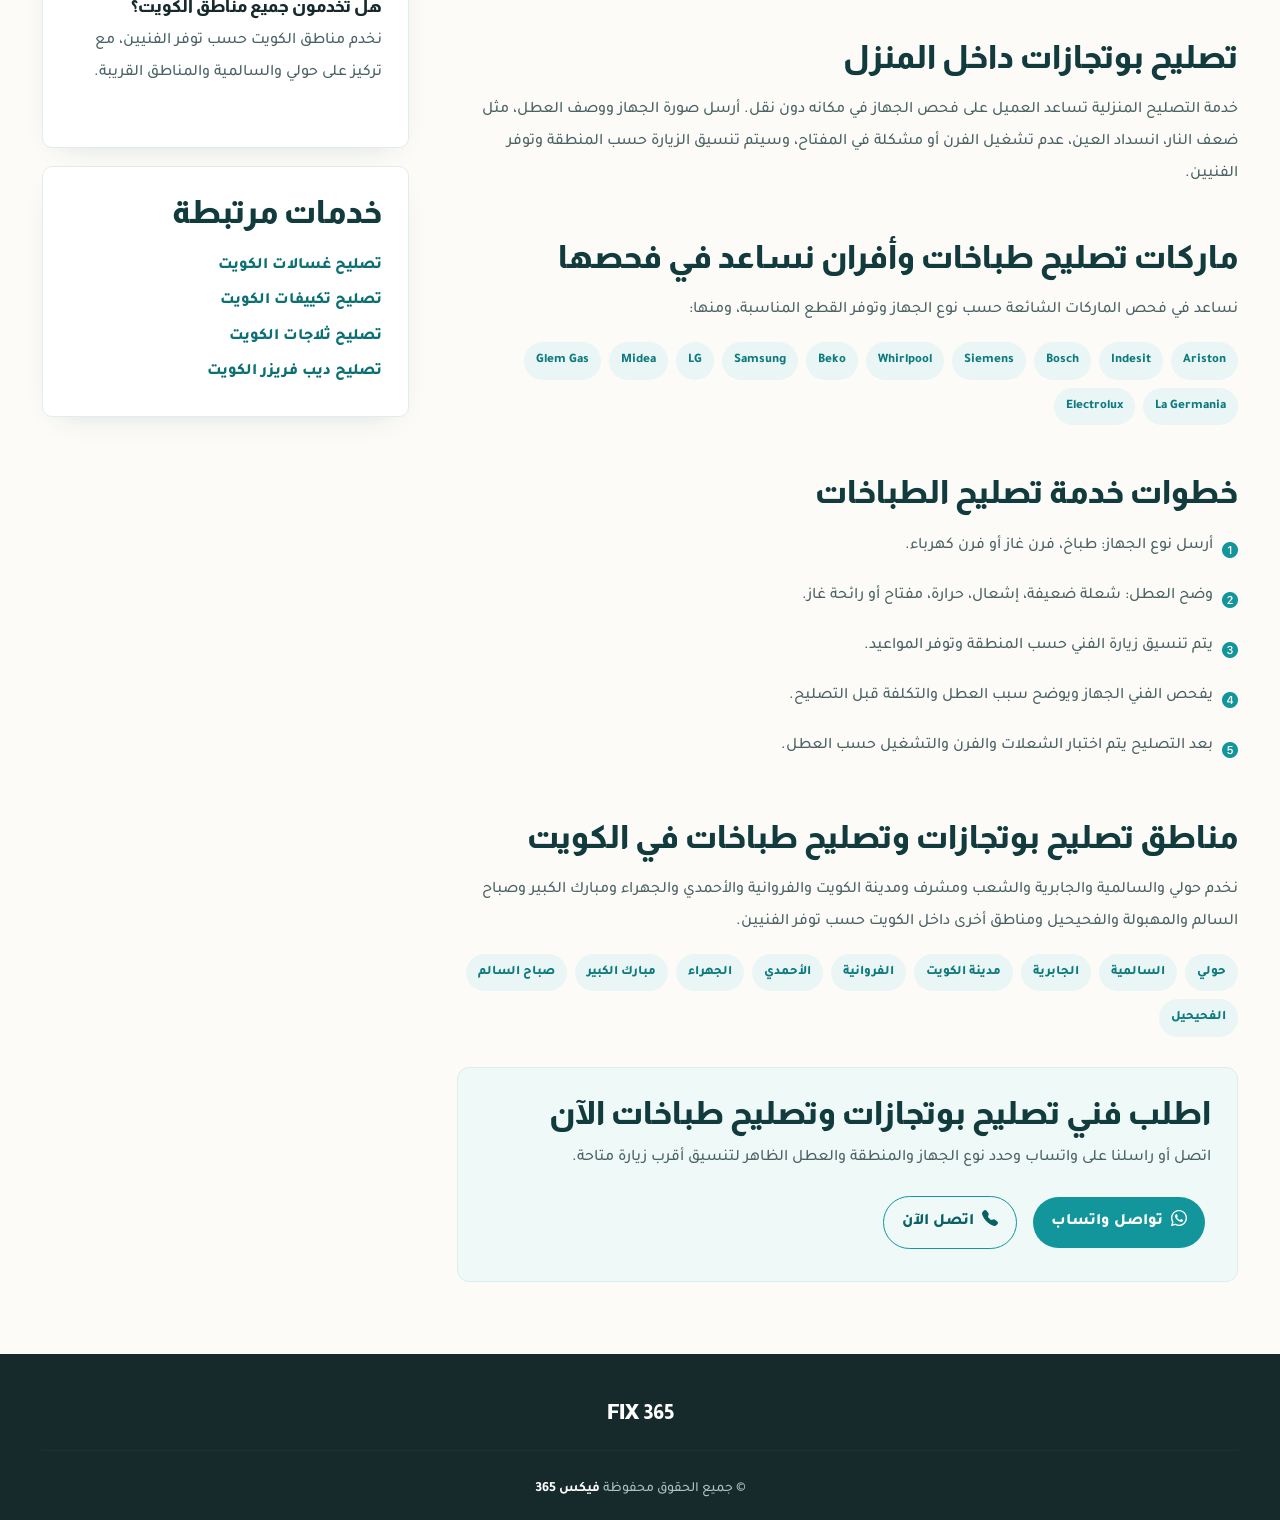
<file: oven-repair-kuwait/index.html>
<!doctype html>
<html lang="ar-KW" dir="rtl">
<head>
  <meta charset="utf-8">
  <meta http-equiv="Content-Type" content="text/html; charset=UTF-8">
  <meta name="viewport" content="width=device-width, initial-scale=1">
  <title>تصليح بوتجازات وتصليح طباخات الكويت | أفران غاز | FIX 365</title>
  <meta name="description" content="تصليح بوتجازات وتصليح طباخات الكويت من FIX 365: فني طباخات وأفران غاز لفحص الإشعال والشعلات والتسخين والتحكم وخدمة منزلية داخل مناطق الكويت.">
  <meta name="robots" content="index, follow">
  <meta name="geo.region" content="KW">
  <meta name="geo.placename" content="Hawally, Kuwait">
  <link rel="canonical" href="https://fix365kw.com/oven-repair-kuwait/">
  <link rel="alternate" hreflang="ar-KW" href="https://fix365kw.com/oven-repair-kuwait/">
  <link rel="alternate" hreflang="x-default" href="https://fix365kw.com/oven-repair-kuwait/">
  <meta property="og:type" content="website">
  <meta property="og:site_name" content="FIX 365 الكويت">
  <meta property="og:title" content="تصليح بوتجازات وتصليح طباخات الكويت | FIX 365">
  <meta property="og:description" content="فني تصليح بوتجازات وتصليح طباخات في الكويت لفحص الشعلات، الإشعال، الفرن، التحكم ومشكلات التشغيل.">
  <meta property="og:url" content="https://fix365kw.com/oven-repair-kuwait/">
  <meta property="og:image" content="https://fix365kw.com/assets/img/service-stove.jpg">
  <meta property="og:locale" content="ar_KW">
  <meta name="twitter:card" content="summary_large_image">
  <meta name="format-detection" content="telephone=yes">
  <link rel="icon" href="/favicon.ico" sizes="any">
  <link rel="icon" type="image/png" sizes="48x48" href="/assets/img/fix365-icon-48.png">
  <link rel="icon" type="image/png" sizes="96x96" href="/assets/img/fix365-icon-96.png">
  <link rel="icon" type="image/png" sizes="192x192" href="/assets/img/fix365-icon-192.png">
  <link rel="apple-touch-icon" sizes="512x512" href="/assets/img/fix365-icon-512.png">
  <link rel="manifest" href="/site.webmanifest">
  <meta name="theme-color" content="#12969B">
  <script type="application/ld+json">
  {
    "@context": "https://schema.org",
    "@graph": [
      {
        "@type": "Service",
        "@id": "https://fix365kw.com/oven-repair-kuwait/#service",
        "name": "تصليح بوتجازات وتصليح طباخات الكويت",
        "alternateName": ["تصليح بوتجازات الكويت", "تصليح بوتاجاز الكويت", "تصليح طباخ الكويت", "تصليح طباخات الكويت", "تصليح أفران غاز الكويت", "cooker repair Kuwait"],
        "url": "https://fix365kw.com/oven-repair-kuwait/",
        "serviceType": "Cooker and oven repair service",
        "description": "خدمة منزلية لتصليح البوتجازات وتصليح الطباخات وتصليح الأفران في الكويت، تشمل فحص الإشعال والشعلات والتسخين والتحكم ومشكلات التشغيل.",
        "areaServed": [
          { "@type": "Country", "name": "Kuwait" },
          { "@type": "City", "name": "Hawally" },
          { "@type": "City", "name": "Salmiya" },
          { "@type": "City", "name": "Kuwait City" },
          { "@type": "AdministrativeArea", "name": "Al Farwaniyah" },
          { "@type": "AdministrativeArea", "name": "Al Ahmadi" },
          { "@type": "AdministrativeArea", "name": "Al Jahra" },
          { "@type": "AdministrativeArea", "name": "Mubarak Al-Kabeer" }
        ],
        "provider": {
          "@type": "LocalBusiness",
          "@id": "https://fix365kw.com/#business",
          "name": "FIX 365",
          "alternateName": "فيكس 365",
          "telephone": "+96560996078",
          "url": "https://fix365kw.com/",
          "address": {
            "@type": "PostalAddress",
            "addressCountry": "KW",
            "addressLocality": "Hawally"
          }
        },
        "availableChannel": {
          "@type": "ServiceChannel",
          "servicePhone": {
            "@type": "ContactPoint",
            "telephone": "+96560996078",
            "contactType": "customer service",
            "areaServed": "KW",
            "availableLanguage": ["ar", "en"]
          }
        }
      },
      {
        "@type": "BreadcrumbList",
        "itemListElement": [
          { "@type": "ListItem", "position": 1, "name": "FIX 365", "item": "https://fix365kw.com/" },
          { "@type": "ListItem", "position": 2, "name": "تصليح بوتجازات وتصليح طباخات الكويت", "item": "https://fix365kw.com/oven-repair-kuwait/" }
        ]
      },
      {
        "@type": "FAQPage",
        "mainEntity": [
          {
            "@type": "Question",
            "name": "هل تصلحون البوتجازات والطباخات والأفران في المنزل؟",
            "acceptedAnswer": { "@type": "Answer", "text": "نعم، نوفر خدمة فحص وتصليح بوتجازات وتصليح طباخات وأفران داخل المنزل حسب المنطقة وتوفر الفنيين." }
          },
          {
            "@type": "Question",
            "name": "هل تصلحون أفران الغاز؟",
            "acceptedAnswer": { "@type": "Answer", "text": "نعم، يتم فحص أفران الغاز ومشكلات التسخين والشعلات والإشعال حسب نوع الجهاز وحالة العطل." }
          },
          {
            "@type": "Question",
            "name": "ما أشهر أعطال تصليح الطباخات؟",
            "acceptedAnswer": { "@type": "Answer", "text": "تشمل الأعطال ضعف الشعلة، عدم الإشعال، انسداد العيون، الفرن لا يسخن، مفاتيح التحكم، فصل الحرارة أو مشكلة تشغيل." }
          },
          {
            "@type": "Question",
            "name": "ماذا أفعل عند وجود رائحة غاز؟",
            "acceptedAnswer": { "@type": "Answer", "text": "أوقف استخدام الجهاز فوراً، أغلق مصدر الغاز، افتح التهوية، لا تشغل مفاتيح كهرباء، وتواصل مع جهة الطوارئ أو فني مؤهل." }
          },
          {
            "@type": "Question",
            "name": "هل يتم اختبار الطباخ بعد التصليح؟",
            "acceptedAnswer": { "@type": "Answer", "text": "بعد التصليح يتم اختبار التشغيل والشعلات والفرن حسب العطل للتأكد من أن الجهاز يعمل بالشكل المطلوب." }
          },
          {
            "@type": "Question",
            "name": "ما مناطق تصليح البوتجازات والطباخات في الكويت؟",
            "acceptedAnswer": { "@type": "Answer", "text": "نخدم حولي والسالمية والجابرية ومدينة الكويت والفروانية والأحمدي والجهراء ومبارك الكبير ومناطق أخرى داخل الكويت حسب توفر الفنيين." }
          }
        ]
      }
    ]
  }
  </script>
  <link rel="preconnect" href="https://fonts.googleapis.com">
  <link rel="preconnect" href="https://fonts.gstatic.com" crossorigin>
  <link href="https://fonts.googleapis.com/css2?family=Almarai:wght@400;700;800&family=Tajawal:wght@400;500;700;800&display=swap" rel="stylesheet">
  <link href="/assets/vendor/bootstrap/css/bootstrap.min.css" rel="stylesheet">
  <link href="/assets/vendor/bootstrap-icons/bootstrap-icons.css" rel="stylesheet">
  <link href="/assets/css/style.css" rel="stylesheet">
  <style>
    .service-hero{padding:150px 0 80px;background:linear-gradient(135deg,#0b3033,#116d70);color:#fff}
    .service-hero h1{font-weight:800;line-height:1.45;margin-bottom:18px;font-size:42px}
    .service-hero p{font-size:1.1rem;line-height:2;max-width:800px}
    .service-hero img{border-radius:18px;box-shadow:0 18px 45px rgba(0,0,0,.22);width:100%;height:360px;object-fit:cover}
    .service-hero .crumb a,.simple-header a{color:#fff;text-decoration:none;font-weight:800}
    .simple-header{position:absolute;top:0;left:0;right:0;z-index:3;padding:24px 0}
    .simple-brand{font-size:1.35rem;direction:ltr}
    .service-content{padding:72px 0;background:#fcfbf8}
    .service-content h2{font-weight:800;color:#123b3d;margin-bottom:18px}
    .service-content p,.service-content li{line-height:2;color:#4b6264}
    .trust-strip{display:grid;grid-template-columns:repeat(4,1fr);gap:12px;margin-top:24px}
    .trust-strip span,.info-card,.side-card{border:1px solid #e3ecec;background:#fff;border-radius:10px;box-shadow:0 10px 30px -18px rgba(11,59,62,.22)}
    .trust-strip span{padding:12px 14px;color:#fff;background:rgba(255,255,255,.12);border-color:rgba(255,255,255,.25);font-weight:800}
    .info-grid{display:grid;grid-template-columns:repeat(2,1fr);gap:16px;margin:22px 0}
    .info-card{padding:22px}
    .info-card h3{font-size:19px;margin-bottom:12px}
    .issue-list,.step-list{list-style:none;padding:0;margin:0}
    .issue-list li,.step-list li{margin:10px 0;display:flex;gap:9px}
    .issue-list i,.step-list i{color:#12969b;margin-top:8px}
    .brand-tags,.area-tags{display:flex;flex-wrap:wrap;gap:8px;margin-top:14px}
    .brand-tags span,.area-tags span{background:#eaf6f6;color:#0e7a7e;border-radius:999px;padding:7px 12px;font-weight:800;font-size:13px}
    .service-cta{background:#eff9f8;border-radius:12px;padding:26px;margin-top:30px;border:1px solid #d9eeee}
    .service-cta a{display:inline-flex;align-items:center;gap:8px;margin:6px;padding:11px 18px;border-radius:30px;text-decoration:none;font-weight:800}
    .service-cta .wa{background:#12969b;color:#fff}.service-cta .call{border:1px solid #12969b;color:#0b6063}
    .side-card{padding:26px;margin-bottom:18px}
    .safety-note{background:#fff7e8;border:1px solid #f1d29a;border-radius:12px;padding:18px;margin:22px 0;color:#6c4a14}
    .faq-mini{padding:16px 0;border-bottom:1px solid #e5eeee}.faq-mini:last-child{border-bottom:0}.faq-mini h3{font-size:1.05rem;font-weight:800}
    .service-links{line-height:2.2}.service-links a{color:#0b6f73;font-weight:800}
    @media(max-width:991px){.service-hero{padding-top:120px}.service-hero h1{font-size:31px}.service-hero img{height:260px;margin-top:28px}.trust-strip,.info-grid{grid-template-columns:1fr}}
  </style>
</head>
<body>
<header class="simple-header">
  <div class="container d-flex justify-content-between align-items-center">
    <a class="simple-brand" href="/">FIX <span style="color:#32d4d8">365</span></a>
    <nav class="d-flex gap-3"><a href="/">الرئيسية</a><a href="/#featured-services">الخدمات</a><a href="/#contact">اتصل بنا</a></nav>
  </div>
</header>
<main>
<section class="service-hero">
  <div class="container"><div class="row align-items-center g-5">
    <div class="col-lg-7">
      <div class="crumb mb-3"><a href="/">الرئيسية</a> <span> / </span> تصليح بوتجازات وتصليح طباخات الكويت</div>
      <h1>تصليح بوتجازات وتصليح طباخات الكويت - فني طباخات وأفران غاز</h1>
      <p>سواء كنت تبحث عن تصليح بوتجازات الكويت أو تصليح بوتاجاز الكويت أو تصليح طباخات الكويت، FIX 365 يوفر خدمة منزلية لفحص الشعلات، الإشعال، الفرن، مفاتيح التحكم، ضعف النار ومشكلات التشغيل داخل مناطق الكويت.</p>
      <div class="service-cta" style="background:rgba(255,255,255,.1);border-color:rgba(255,255,255,.22)">
        <a class="wa" href="https://wa.me/96560996078" target="_blank" rel="noopener"><i class="bi bi-whatsapp"></i> واتساب</a>
        <a class="call" href="tel:+96560996078" style="color:#fff;border-color:#fff"><i class="bi bi-telephone-fill"></i> +965 6099 6078</a>
      </div>
      <div class="trust-strip">
        <span>تصليح بوتجازات</span><span>تصليح طباخات</span><span>فحص قبل التصليح</span><span>كل مناطق الكويت</span>
      </div>
    </div>
    <div class="col-lg-5"><img src="/assets/img/service-stove.jpg" alt="تصليح بوتجازات وتصليح طباخات الكويت وأفران" width="720" height="520"></div>
  </div></div>
</section>

<section class="service-content"><div class="container"><div class="row g-5">
  <div class="col-lg-8">
    <h2>خدمة تصليح بوتجازات وتصليح طباخات في الكويت</h2>
    <p>العميل الذي يبحث عن تصليح بوتجازات أو تصليح طباخات أو أفران غاز يحتاج صفحة متخصصة تشرح الأعطال والخطوات والسلامة. لذلك ركزنا هذه الصفحة على المصطلحات المستخدمة في الكويت والمنطقة: بوتجاز، بوتاجاز، طباخ، فرن غاز، شعلات، إشعال وتحكم.</p>

    <div class="safety-note">
      <strong>تنبيه سلامة مهم:</strong> إذا لاحظت رائحة غاز، أوقف استخدام الجهاز فوراً، أغلق مصدر الغاز، افتح التهوية، لا تشغل مفاتيح كهربائية، وتواصل مع جهة الطوارئ أو فني مؤهل.
    </div>

    <div class="info-grid">
      <div class="info-card">
        <h3>أنواع الأجهزة</h3>
        <ul class="issue-list">
          <li><i class="bi bi-check-circle"></i> تصليح بوتجازات وتصليح طباخات غاز منزلية</li>
          <li><i class="bi bi-check-circle"></i> أفران غاز وأفران مدمجة</li>
          <li><i class="bi bi-check-circle"></i> مواقد وشعلات علوية حسب النوع</li>
          <li><i class="bi bi-check-circle"></i> تصليح طباخات كهرباء حسب حالة الجهاز</li>
        </ul>
      </div>
      <div class="info-card">
        <h3>أعطال شائعة</h3>
        <ul class="issue-list">
          <li><i class="bi bi-check-circle"></i> الشعلة ضعيفة أو لا تعمل</li>
          <li><i class="bi bi-check-circle"></i> الإشعال لا يعمل أو يحتاج تكرار</li>
          <li><i class="bi bi-check-circle"></i> الفرن لا يسخن أو الحرارة غير ثابتة</li>
          <li><i class="bi bi-check-circle"></i> مشكلة في المفاتيح، الثرموستات أو التشغيل</li>
        </ul>
      </div>
    </div>

    <h2 class="mt-5">تصليح بوتجازات وتصليح طباخات وأفران غاز</h2>
    <p>يتم فحص الجهاز حسب العطل: الشعلات، فتحات الغاز، الإشعال، مفاتيح التحكم، حساس الأمان، الثرموستات، السخان أو التوصيلات. بعد التشخيص يتم توضيح سبب المشكلة والإجراء المطلوب قبل تنفيذ التصليح أو تغيير أي قطعة.</p>

    <h2 class="mt-5">تصليح بوتجازات داخل المنزل</h2>
    <p>خدمة التصليح المنزلية تساعد العميل على فحص الجهاز في مكانه دون نقل. أرسل صورة الجهاز ووصف العطل، مثل ضعف النار، انسداد العين، عدم تشغيل الفرن أو مشكلة في المفتاح، وسيتم تنسيق الزيارة حسب المنطقة وتوفر الفنيين.</p>

    <h2 class="mt-5">ماركات تصليح طباخات وأفران نساعد في فحصها</h2>
    <p>نساعد في فحص الماركات الشائعة حسب نوع الجهاز وتوفر القطع المناسبة، ومنها:</p>
    <div class="brand-tags">
      <span>Ariston</span><span>Indesit</span><span>Bosch</span><span>Siemens</span><span>Whirlpool</span><span>Beko</span><span>Samsung</span><span>LG</span><span>Midea</span><span>Glem Gas</span><span>La Germania</span><span>Electrolux</span>
    </div>

    <h2 class="mt-5">خطوات خدمة تصليح الطباخات</h2>
    <ul class="step-list">
      <li><i class="bi bi-1-circle-fill"></i> أرسل نوع الجهاز: طباخ، فرن غاز أو فرن كهرباء.</li>
      <li><i class="bi bi-2-circle-fill"></i> وضح العطل: شعلة ضعيفة، إشعال، حرارة، مفتاح أو رائحة غاز.</li>
      <li><i class="bi bi-3-circle-fill"></i> يتم تنسيق زيارة الفني حسب المنطقة وتوفر المواعيد.</li>
      <li><i class="bi bi-4-circle-fill"></i> يفحص الفني الجهاز ويوضح سبب العطل والتكلفة قبل التصليح.</li>
      <li><i class="bi bi-5-circle-fill"></i> بعد التصليح يتم اختبار الشعلات والفرن والتشغيل حسب العطل.</li>
    </ul>

    <h2 class="mt-5">مناطق تصليح بوتجازات وتصليح طباخات في الكويت</h2>
    <p>نخدم حولي والسالمية والجابرية والشعب ومشرف ومدينة الكويت والفروانية والأحمدي والجهراء ومبارك الكبير وصباح السالم والمهبولة والفحيحيل ومناطق أخرى داخل الكويت حسب توفر الفنيين.</p>
    <div class="area-tags">
      <span>حولي</span><span>السالمية</span><span>الجابرية</span><span>مدينة الكويت</span><span>الفروانية</span><span>الأحمدي</span><span>الجهراء</span><span>مبارك الكبير</span><span>صباح السالم</span><span>الفحيحيل</span>
    </div>

    <div class="service-cta">
      <h2 style="margin-bottom:10px">اطلب فني تصليح بوتجازات وتصليح طباخات الآن</h2>
      <p>اتصل أو راسلنا على واتساب وحدد نوع الجهاز والمنطقة والعطل الظاهر لتنسيق أقرب زيارة متاحة.</p>
      <a class="wa" href="https://wa.me/96560996078" target="_blank" rel="noopener"><i class="bi bi-whatsapp"></i> تواصل واتساب</a>
      <a class="call" href="tel:+96560996078"><i class="bi bi-telephone-fill"></i> اتصل الآن</a>
    </div>
  </div>

  <aside class="col-lg-4">
    <div class="side-card">
      <h2>أسئلة شائعة</h2>
      <div class="faq-mini"><h3>هل تصلحون البوتجازات والطباخات في المنزل؟</h3><p>نعم، يتم فحص وتصليح بوتجازات وتصليح طباخات داخل المنزل حسب المنطقة وتوفر الفنيين.</p></div>
      <div class="faq-mini"><h3>هل تصلحون أفران الغاز؟</h3><p>نعم، يتم فحص الفرن والشعلات والإشعال ومفاتيح التحكم حسب نوع الجهاز.</p></div>
      <div class="faq-mini"><h3>ماذا أفعل عند وجود رائحة غاز؟</h3><p>أغلق مصدر الغاز وافتح التهوية ولا تستخدم مفاتيح كهرباء، ثم تواصل مع جهة الطوارئ أو فني مؤهل.</p></div>
      <div class="faq-mini"><h3>هل تصلحون ضعف شعلة الطباخ؟</h3><p>نعم، يتم فحص العين والشعلة والتوصيلات لتحديد سبب الضعف أو الانسداد.</p></div>
      <div class="faq-mini"><h3>هل تخدمون جميع مناطق الكويت؟</h3><p>نخدم مناطق الكويت حسب توفر الفنيين، مع تركيز على حولي والسالمية والمناطق القريبة.</p></div>
    </div>
    <div class="side-card service-links">
      <h2>خدمات مرتبطة</h2>
      <a href="/washing-machine-repair-kuwait/">تصليح غسالات الكويت</a><br>
      <a href="/ac-repair-kuwait/">تصليح تكييفات الكويت</a><br>
      <a href="/refrigerator-repair-kuwait/">تصليح ثلاجات الكويت</a><br>
      <a href="/freezer-repair-kuwait/">تصليح ديب فريزر الكويت</a>
    </div>
  </aside>
</div></div></section>
</main>
<footer id="footer"><div class="container"><div class="footer-brand"><span dir="ltr">FIX 365</span></div><hr><div class="copyright">&copy; جميع الحقوق محفوظة <span>فيكس 365</span></div></div></footer>
<script src="/assets/vendor/bootstrap/js/bootstrap.bundle.min.js"></script>
</body>
</html>
</file>
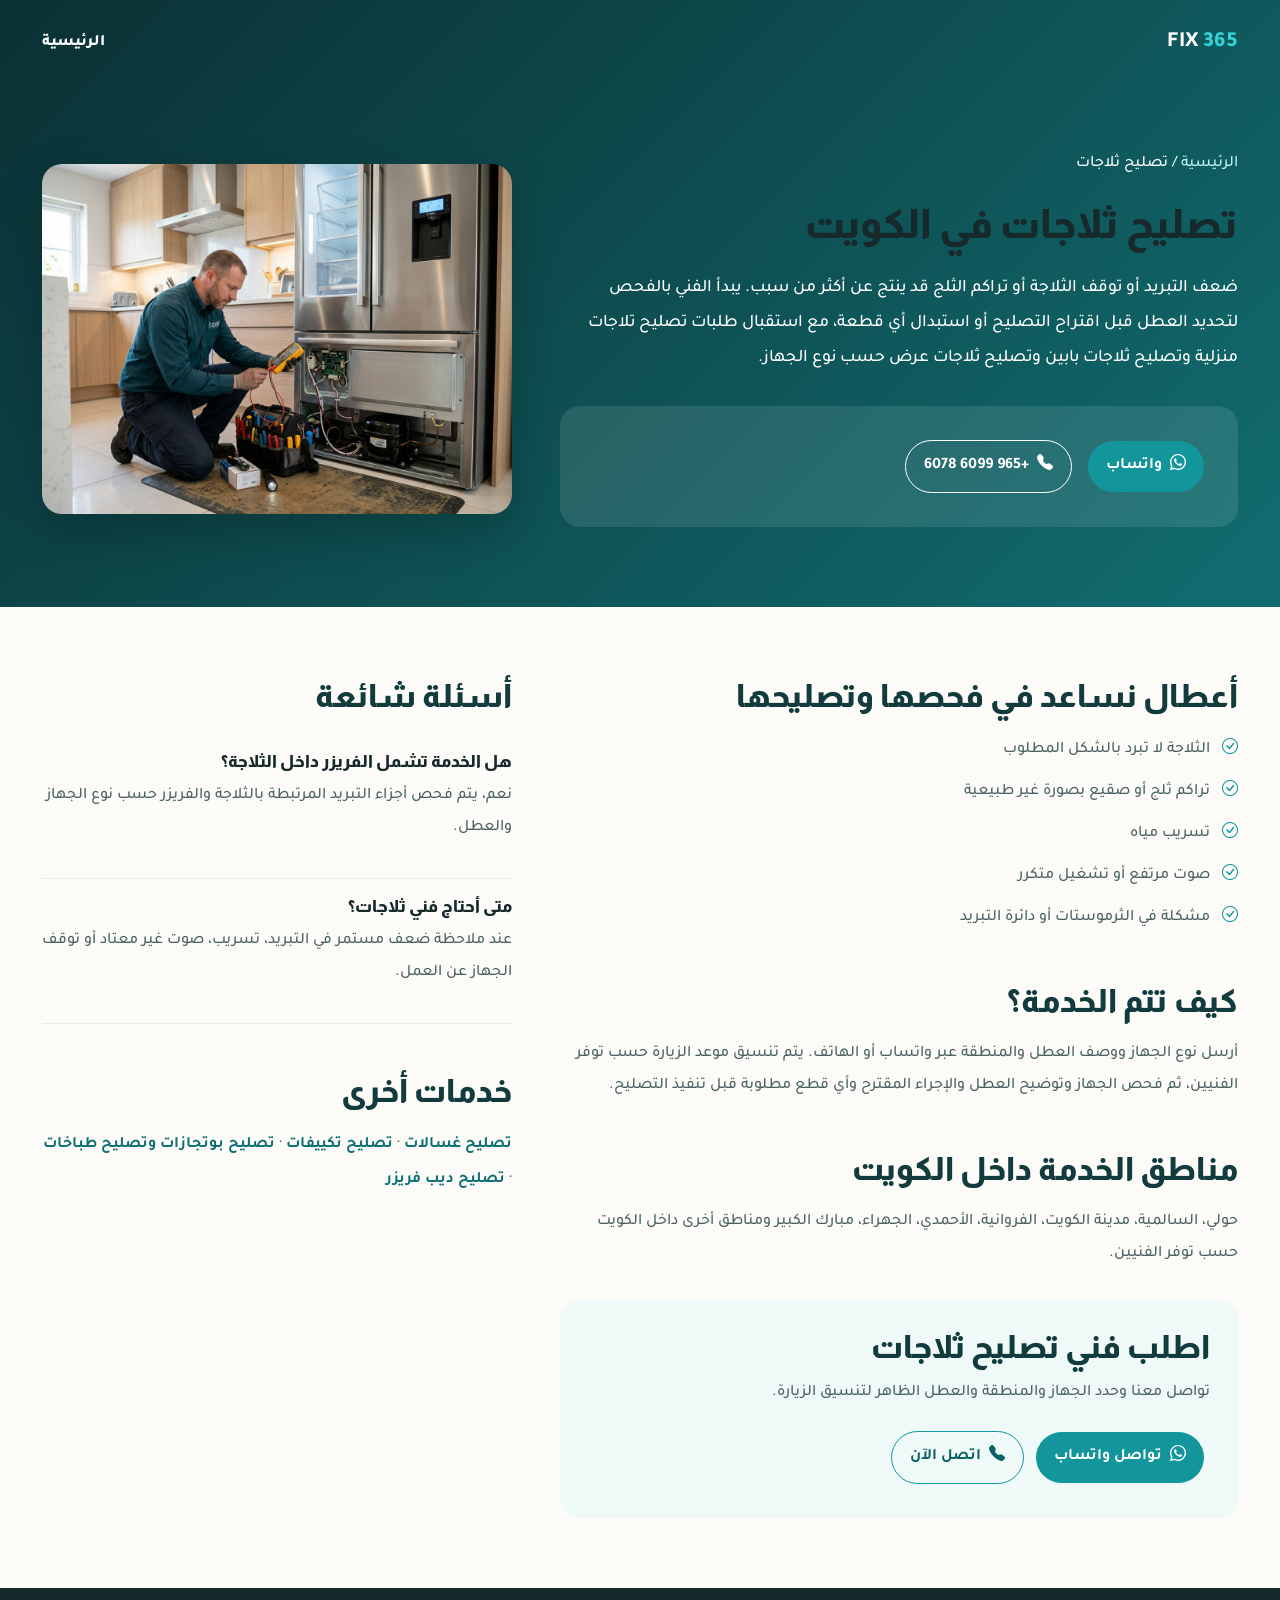
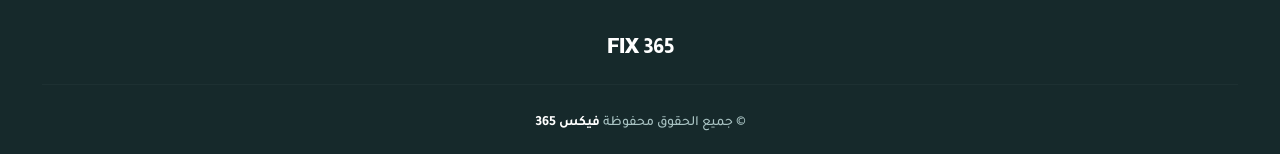
<file: refrigerator-repair-kuwait/index.html>
<!doctype html>
<html lang="ar-KW" dir="rtl">
<head>
  <meta charset="utf-8">
  <meta http-equiv="Content-Type" content="text/html; charset=UTF-8">
  <meta name="viewport" content="width=device-width, initial-scale=1">
  <title>تصليح ثلاجات في الكويت | FIX 365</title>
  <meta name="description" content="تصليح ثلاجات في الكويت بخدمة منزلية من FIX 365 لفحص ضعف التبريد، التسريب، الضوضاء، تراكم الثلج وأعطال التشغيل.">
<meta name="robots" content="index, follow">
  <meta name="geo.region" content="KW">
  <meta name="geo.placename" content="Hawally, Kuwait">
  <link rel="canonical" href="https://fix365kw.com/refrigerator-repair-kuwait/">
  <link rel="alternate" hreflang="ar-KW" href="https://fix365kw.com/refrigerator-repair-kuwait/">
  <link rel="alternate" hreflang="x-default" href="https://fix365kw.com/refrigerator-repair-kuwait/">
  <meta property="og:type" content="website">
  <meta property="og:site_name" content="FIX 365 الكويت">
  <meta property="og:title" content="تصليح ثلاجات في الكويت | FIX 365">
  <meta property="og:description" content="تصليح ثلاجات في الكويت بخدمة منزلية من FIX 365 لفحص ضعف التبريد، التسريب، الضوضاء، تراكم الثلج وأعطال التشغيل.">
  <meta property="og:url" content="https://fix365kw.com/refrigerator-repair-kuwait/">
  <meta property="og:image" content="https://fix365kw.com/assets/img/service-fridge.jpg">
  <meta property="og:locale" content="ar_KW">
  <meta name="twitter:card" content="summary_large_image">
  <meta name="format-detection" content="telephone=yes">
  <link rel="icon" href="/favicon.ico" sizes="any">
  <link rel="icon" type="image/png" sizes="48x48" href="/assets/img/fix365-icon-48.png">
  <link rel="icon" type="image/png" sizes="96x96" href="/assets/img/fix365-icon-96.png">
  <link rel="icon" type="image/png" sizes="192x192" href="/assets/img/fix365-icon-192.png">
  <link rel="apple-touch-icon" sizes="512x512" href="/assets/img/fix365-icon-512.png">
  <link rel="manifest" href="/site.webmanifest">
  <meta name="theme-color" content="#12969B">
  <script type="application/ld+json">{
  "@context": "https://schema.org",
  "@graph": [
    {
      "@type": "Service",
      "@id": "https://fix365kw.com/refrigerator-repair-kuwait/#service",
      "name": "تصليح ثلاجات في الكويت",
      "alternateName": ["تصليح تلاجات الكويت", "فني ثلاجات الكويت", "صيانة ثلاجات الكويت", "refrigerator repair Kuwait"],
      "url": "https://fix365kw.com/refrigerator-repair-kuwait/",
      "description": "تصليح ثلاجات في الكويت بخدمة منزلية من FIX 365 لفحص ضعف التبريد، التسريب، الضوضاء، تراكم الثلج وأعطال التشغيل.",
      "areaServed": {
        "@type": "Country",
        "name": "Kuwait"
      },
      "provider": {
        "@type": "LocalBusiness",
        "@id": "https://fix365kw.com/#business",
        "name": "FIX 365",
        "telephone": "+96560996078",
        "url": "https://fix365kw.com/"
      }
    },
    {
      "@type": "BreadcrumbList",
      "itemListElement": [
        {
          "@type": "ListItem",
          "position": 1,
          "name": "FIX 365",
          "item": "https://fix365kw.com/"
        },
        {
          "@type": "ListItem",
          "position": 2,
          "name": "تصليح ثلاجات في الكويت",
          "item": "https://fix365kw.com/refrigerator-repair-kuwait/"
        }
      ]
    },
    {
      "@type": "FAQPage",
      "mainEntity": [
        {
          "@type": "Question",
          "name": "هل الخدمة تشمل الفريزر داخل الثلاجة؟",
          "acceptedAnswer": {
            "@type": "Answer",
            "text": "نعم، يتم فحص أجزاء التبريد المرتبطة بالثلاجة والفريزر حسب نوع الجهاز والعطل."
          }
        },
        {
          "@type": "Question",
          "name": "متى أحتاج فني ثلاجات؟",
          "acceptedAnswer": {
            "@type": "Answer",
            "text": "عند ملاحظة ضعف مستمر في التبريد، تسريب، صوت غير معتاد أو توقف الجهاز عن العمل."
          }
        }
      ]
    }
  ]
}</script>
  <link rel="preconnect" href="https://fonts.googleapis.com">
  <link rel="preconnect" href="https://fonts.gstatic.com" crossorigin>
  <link href="https://fonts.googleapis.com/css2?family=Almarai:wght@400;700;800&family=Tajawal:wght@400;500;700;800&display=swap" rel="stylesheet">
  <link href="/assets/vendor/bootstrap/css/bootstrap.min.css" rel="stylesheet">
  <link href="/assets/vendor/bootstrap-icons/bootstrap-icons.css" rel="stylesheet">
  <link href="/assets/css/style.css" rel="stylesheet">
  <style>
    .service-hero{padding:150px 0 80px;background:linear-gradient(135deg,#0b3033,#116d70);color:#fff}
    .service-hero h1{font-weight:800;line-height:1.45;margin-bottom:18px}
    .service-hero p{font-size:1.1rem;line-height:2;max-width:780px}
    .service-hero img{border-radius:20px;box-shadow:0 18px 45px rgba(0,0,0,.22);width:100%;height:350px;object-fit:cover}
    .service-content{padding:70px 0}
    .service-content h2{font-weight:800;color:#123b3d;margin-bottom:18px}
    .service-content p,.service-content li{line-height:2}
    .issue-list{list-style:none;padding:0}
    .issue-list li{margin:10px 0}
    .issue-list i{color:#12969B;margin-left:8px}
    .service-cta{background:#eff9f8;border-radius:20px;padding:28px;margin-top:30px}
    .service-cta a{display:inline-flex;align-items:center;gap:8px;margin:6px;padding:11px 18px;border-radius:30px;text-decoration:none;font-weight:700}
    .service-cta .wa{background:#12969B;color:#fff} .service-cta .call{border:1px solid #12969B;color:#0b6063}
    .faq-mini{padding:18px 0;border-bottom:1px solid #e5eeee} .faq-mini h3{font-size:1.05rem;font-weight:800}
    .service-links{line-height:2.2} .service-links a{color:#0b6f73;font-weight:700}
    .simple-header{position:absolute;top:0;left:0;right:0;z-index:3;padding:24px 0}
    .simple-header a{color:#fff;text-decoration:none;font-weight:800}
    .simple-brand{font-size:1.35rem;direction:ltr}
    @media(max-width:991px){.service-hero{padding-top:120px}.service-hero img{height:260px;margin-top:28px}}
  </style>
</head>
<body>
<header class="simple-header"><div class="container d-flex justify-content-between align-items-center"><a class="simple-brand" href="/">FIX <span style="color:#32d4d8">365</span></a><a href="/">الرئيسية</a></div></header>
<main>
<section class="service-hero">
  <div class="container"><div class="row align-items-center g-5">
    <div class="col-lg-7">
      <div class="mb-3"><a href="/" style="color:#bff5f6;text-decoration:none">الرئيسية</a> <span> / </span> تصليح ثلاجات</div>
      <h1>تصليح ثلاجات في الكويت</h1>
      <p>ضعف التبريد أو توقف الثلاجة أو تراكم الثلج قد ينتج عن أكثر من سبب. يبدأ الفني بالفحص لتحديد العطل قبل اقتراح التصليح أو استبدال أي قطعة، مع استقبال طلبات تصليح تلاجات منزلية وتصليح ثلاجات بابين وتصليح ثلاجات عرض حسب نوع الجهاز.</p>
      <div class="service-cta" style="background:rgba(255,255,255,.1)">
        <a class="wa" href="https://wa.me/96560996078" target="_blank" rel="noopener"><i class="bi bi-whatsapp"></i> واتساب</a>
        <a class="call" href="tel:+96560996078" style="color:#fff;border-color:#fff"><i class="bi bi-telephone-fill"></i> +965 6099 6078</a>
      </div>
    </div>
    <div class="col-lg-5"><img src="/assets/img/service-fridge.jpg" alt="تصليح ثلاجات في الكويت" width="720" height="520"></div>
  </div></div>
</section>
<section class="service-content"><div class="container"><div class="row g-5">
  <div class="col-lg-7">
    <h2>أعطال نساعد في فحصها وتصليحها</h2>
    <ul class="issue-list"><li><i class="bi bi-check-circle"></i> الثلاجة لا تبرد بالشكل المطلوب</li>
<li><i class="bi bi-check-circle"></i> تراكم ثلج أو صقيع بصورة غير طبيعية</li>
<li><i class="bi bi-check-circle"></i> تسريب مياه</li>
<li><i class="bi bi-check-circle"></i> صوت مرتفع أو تشغيل متكرر</li>
<li><i class="bi bi-check-circle"></i> مشكلة في الثرموستات أو دائرة التبريد</li></ul>
    <h2 class="mt-5">كيف تتم الخدمة؟</h2>
    <p>أرسل نوع الجهاز ووصف العطل والمنطقة عبر واتساب أو الهاتف. يتم تنسيق موعد الزيارة حسب توفر الفنيين، ثم فحص الجهاز وتوضيح العطل والإجراء المقترح وأي قطع مطلوبة قبل تنفيذ التصليح.</p>
    <h2 class="mt-5">مناطق الخدمة داخل الكويت</h2>
    <p>حولي، السالمية، مدينة الكويت، الفروانية، الأحمدي، الجهراء، مبارك الكبير ومناطق أخرى داخل الكويت حسب توفر الفنيين.</p>
    <div class="service-cta"><h2 style="margin-bottom:10px">اطلب فني تصليح ثلاجات</h2><p>تواصل معنا وحدد الجهاز والمنطقة والعطل الظاهر لتنسيق الزيارة.</p><a class="wa" href="https://wa.me/96560996078" target="_blank" rel="noopener"><i class="bi bi-whatsapp"></i> تواصل واتساب</a><a class="call" href="tel:+96560996078"><i class="bi bi-telephone-fill"></i> اتصل الآن</a></div>
  </div>
  <aside class="col-lg-5">
    <h2>أسئلة شائعة</h2><div class="faq-mini"><h3>هل الخدمة تشمل الفريزر داخل الثلاجة؟</h3><p>نعم، يتم فحص أجزاء التبريد المرتبطة بالثلاجة والفريزر حسب نوع الجهاز والعطل.</p></div>
<div class="faq-mini"><h3>متى أحتاج فني ثلاجات؟</h3><p>عند ملاحظة ضعف مستمر في التبريد، تسريب، صوت غير معتاد أو توقف الجهاز عن العمل.</p></div>
    <div class="mt-5 service-links"><h2>خدمات أخرى</h2><a href="/washing-machine-repair-kuwait/">تصليح غسالات</a> · <a href="/ac-repair-kuwait/">تصليح تكييفات</a> · <a href="/oven-repair-kuwait/">تصليح بوتجازات وتصليح طباخات</a> · <a href="/freezer-repair-kuwait/">تصليح ديب فريزر</a></div>
  </aside>
</div></div></section>
</main>
<footer id="footer"><div class="container"><div class="footer-brand"><span dir="ltr">FIX 365</span></div><hr><div class="copyright">&copy; جميع الحقوق محفوظة <span>فيكس 365</span></div></div></footer>
<script src="/assets/vendor/bootstrap/js/bootstrap.bundle.min.js"></script>
</body></html>
</file>
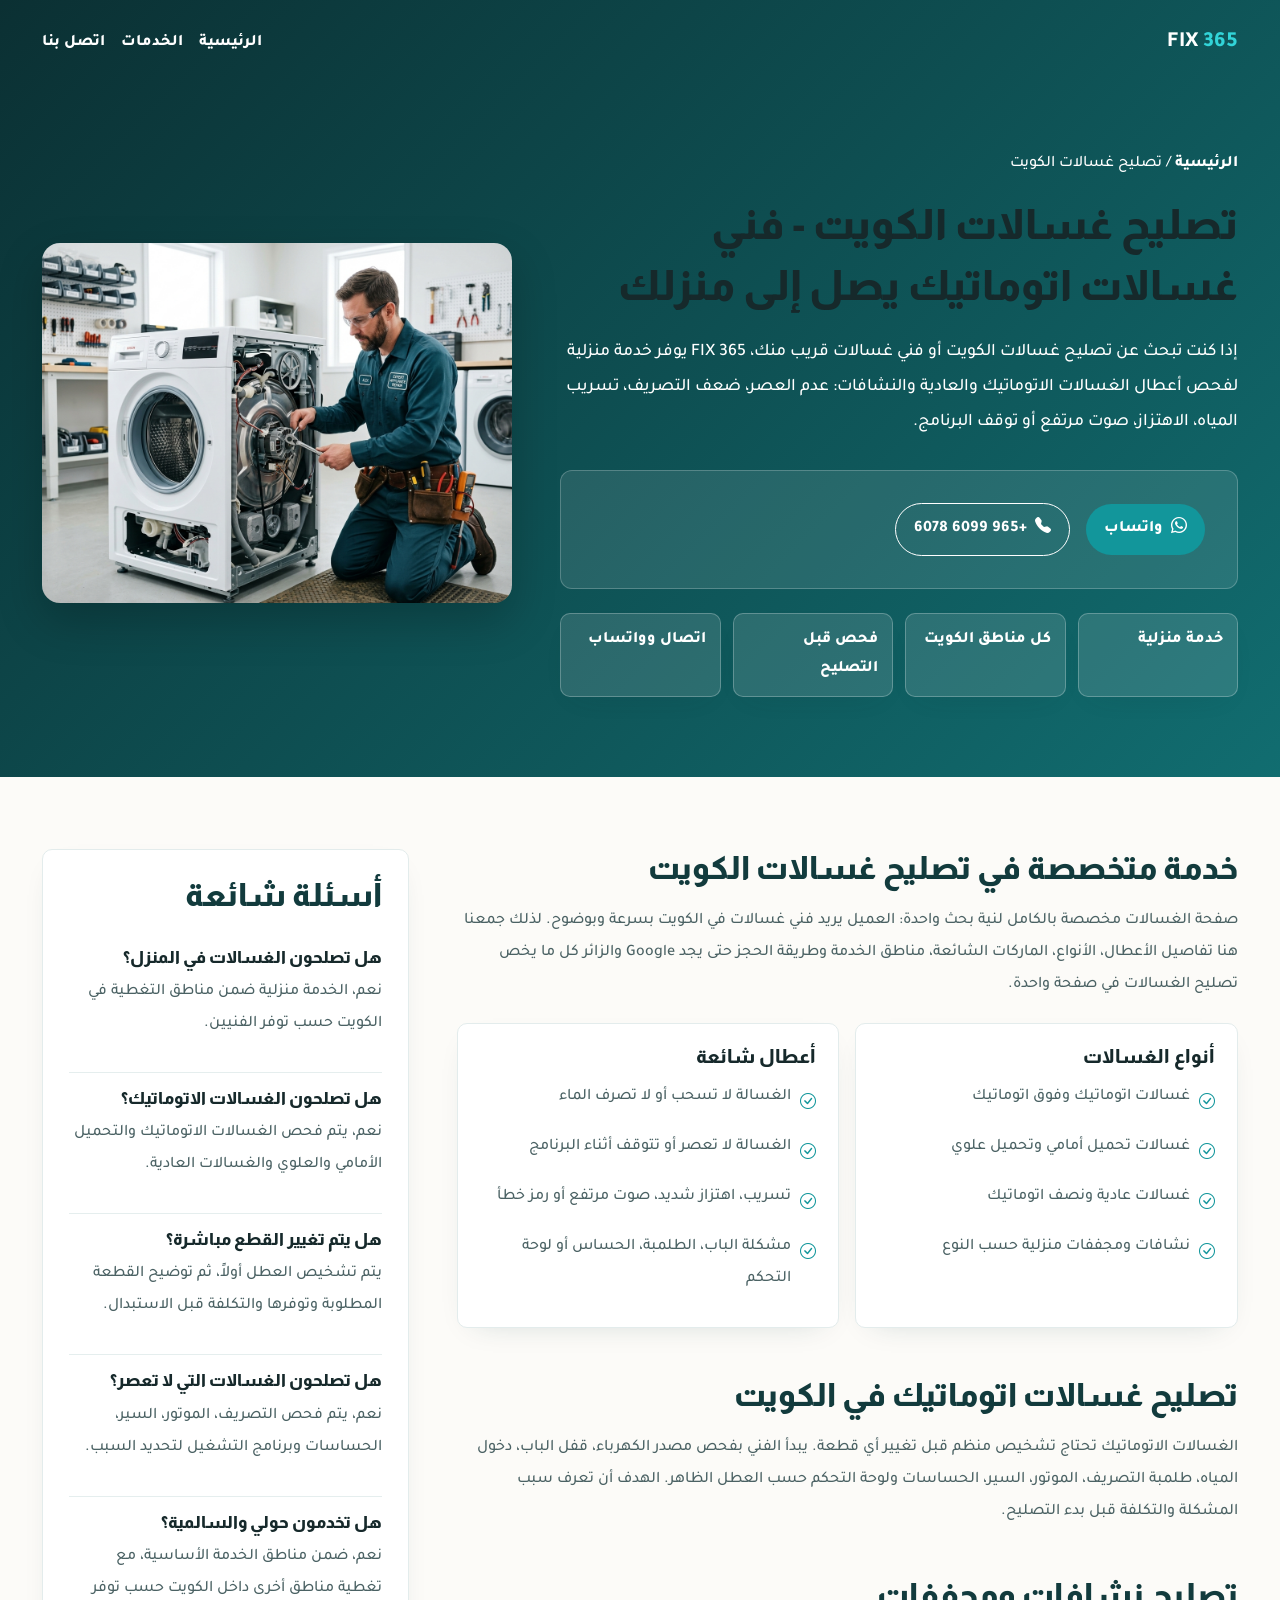
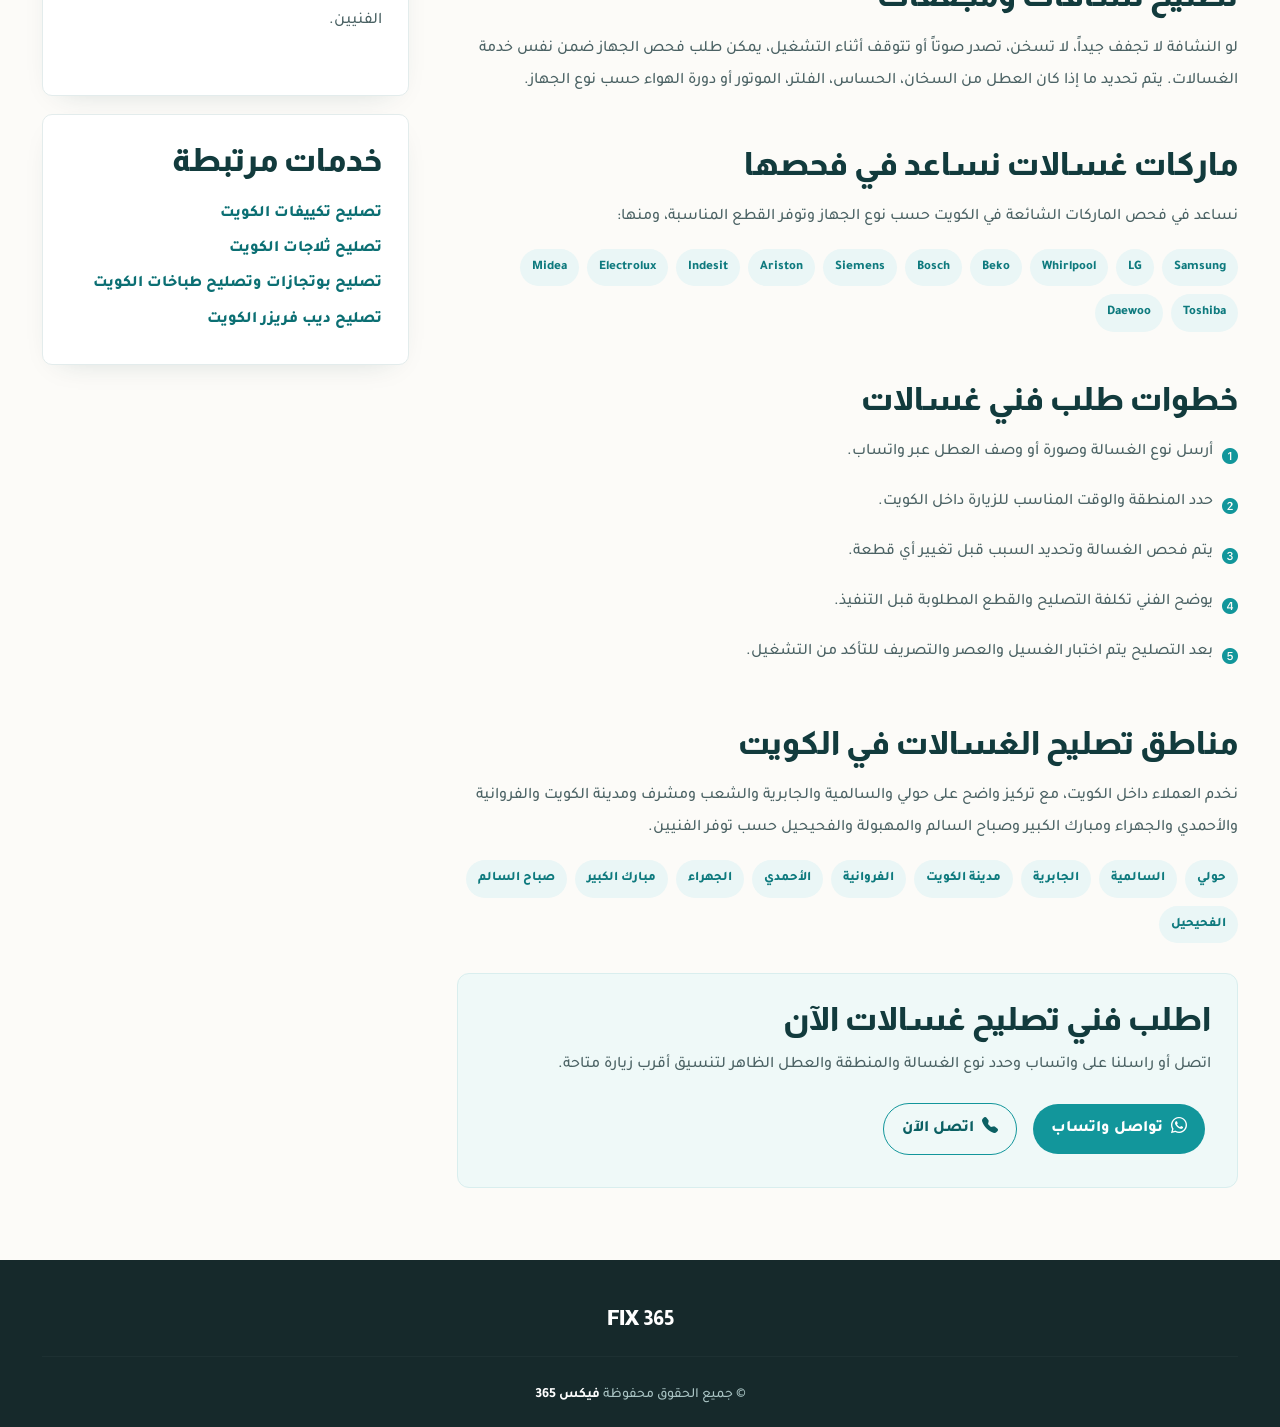
<file: washing-machine-repair-kuwait/index.html>
<!doctype html>
<html lang="ar-KW" dir="rtl">
<head>
  <meta charset="utf-8">
  <meta http-equiv="Content-Type" content="text/html; charset=UTF-8">
  <meta name="viewport" content="width=device-width, initial-scale=1">
  <title>تصليح غسالات الكويت | فني غسالات اتوماتيك ونشافات | FIX 365</title>
  <meta name="description" content="تصليح غسالات الكويت من FIX 365: فني غسالات اتوماتيك وعادية ونشافات، فحص أعطال العصر والتصريف والتسريب وخدمة منزلية 24 ساعة في مناطق الكويت.">
  <meta name="robots" content="index, follow">
  <meta name="geo.region" content="KW">
  <meta name="geo.placename" content="Hawally, Kuwait">
  <link rel="canonical" href="https://fix365kw.com/washing-machine-repair-kuwait/">
  <link rel="alternate" hreflang="ar-KW" href="https://fix365kw.com/washing-machine-repair-kuwait/">
  <link rel="alternate" hreflang="x-default" href="https://fix365kw.com/washing-machine-repair-kuwait/">
  <meta property="og:type" content="website">
  <meta property="og:site_name" content="FIX 365 الكويت">
  <meta property="og:title" content="تصليح غسالات الكويت | فني غسالات اتوماتيك ونشافات | FIX 365">
  <meta property="og:description" content="خدمة منزلية لتصليح الغسالات الاتوماتيك والعادية والنشافات في الكويت، مع فحص دقيق للأعطال وتنسيق سريع عبر الهاتف أو واتساب.">
  <meta property="og:url" content="https://fix365kw.com/washing-machine-repair-kuwait/">
  <meta property="og:image" content="https://fix365kw.com/assets/img/service-washer.jpg">
  <meta property="og:locale" content="ar_KW">
  <meta name="twitter:card" content="summary_large_image">
  <meta name="format-detection" content="telephone=yes">
  <link rel="icon" href="/favicon.ico" sizes="any">
  <link rel="icon" type="image/png" sizes="48x48" href="/assets/img/fix365-icon-48.png">
  <link rel="icon" type="image/png" sizes="96x96" href="/assets/img/fix365-icon-96.png">
  <link rel="icon" type="image/png" sizes="192x192" href="/assets/img/fix365-icon-192.png">
  <link rel="apple-touch-icon" sizes="512x512" href="/assets/img/fix365-icon-512.png">
  <link rel="manifest" href="/site.webmanifest">
  <meta name="theme-color" content="#12969B">
  <script type="application/ld+json">
  {
    "@context": "https://schema.org",
    "@graph": [
      {
        "@type": "Service",
        "@id": "https://fix365kw.com/washing-machine-repair-kuwait/#service",
        "name": "تصليح غسالات الكويت",
        "alternateName": ["فني غسالات الكويت", "تصليح غسالات اتوماتيك الكويت", "تصليح نشافات الكويت", "washing machine repair Kuwait"],
        "url": "https://fix365kw.com/washing-machine-repair-kuwait/",
        "serviceType": "Washing machine repair service",
        "description": "خدمة منزلية لتصليح الغسالات الاتوماتيك والعادية والنشافات في الكويت مع فحص أعطال العصر والتصريف والتسريب ولوحة التحكم.",
        "areaServed": [
          { "@type": "Country", "name": "Kuwait" },
          { "@type": "City", "name": "Hawally" },
          { "@type": "City", "name": "Salmiya" },
          { "@type": "City", "name": "Kuwait City" },
          { "@type": "AdministrativeArea", "name": "Al Farwaniyah" },
          { "@type": "AdministrativeArea", "name": "Al Ahmadi" },
          { "@type": "AdministrativeArea", "name": "Al Jahra" },
          { "@type": "AdministrativeArea", "name": "Mubarak Al-Kabeer" }
        ],
        "provider": {
          "@type": "LocalBusiness",
          "@id": "https://fix365kw.com/#business",
          "name": "FIX 365",
          "alternateName": "فيكس 365",
          "telephone": "+96560996078",
          "url": "https://fix365kw.com/",
          "address": {
            "@type": "PostalAddress",
            "addressCountry": "KW",
            "addressLocality": "Hawally"
          }
        },
        "availableChannel": {
          "@type": "ServiceChannel",
          "servicePhone": {
            "@type": "ContactPoint",
            "telephone": "+96560996078",
            "contactType": "customer service",
            "areaServed": "KW",
            "availableLanguage": ["ar", "en"]
          }
        }
      },
      {
        "@type": "BreadcrumbList",
        "itemListElement": [
          { "@type": "ListItem", "position": 1, "name": "FIX 365", "item": "https://fix365kw.com/" },
          { "@type": "ListItem", "position": 2, "name": "تصليح غسالات الكويت", "item": "https://fix365kw.com/washing-machine-repair-kuwait/" }
        ]
      },
      {
        "@type": "FAQPage",
        "mainEntity": [
          {
            "@type": "Question",
            "name": "هل تصلحون الغسالات في المنزل؟",
            "acceptedAnswer": { "@type": "Answer", "text": "نعم، نوفر خدمة منزلية لتصليح الغسالات في الكويت حسب المنطقة وتوفر الفنيين." }
          },
          {
            "@type": "Question",
            "name": "هل تصلحون الغسالات الاتوماتيك والتحميل الأمامي؟",
            "acceptedAnswer": { "@type": "Answer", "text": "نعم، يتم فحص الغسالات الاتوماتيك وغسالات التحميل الأمامي والعلوي والغسالات العادية حسب نوع الجهاز وحالة العطل." }
          },
          {
            "@type": "Question",
            "name": "ما أشهر أعطال الغسالات التي يتم فحصها؟",
            "acceptedAnswer": { "@type": "Answer", "text": "تشمل الأعطال توقف الغسالة، عدم العصر، عدم التصريف، تسريب المياه، الاهتزاز الشديد، صوت مرتفع، مشكلة الباب أو رموز الخطأ." }
          },
          {
            "@type": "Question",
            "name": "هل تصلحون النشافات؟",
            "acceptedAnswer": { "@type": "Answer", "text": "يمكن طلب فحص النشافات والمجففات المنزلية، ويتم تحديد الإجراء المناسب حسب نوع الجهاز وتوفر الفني والقطع." }
          },
          {
            "@type": "Question",
            "name": "هل تتوفر قطع غيار للغسالات؟",
            "acceptedAnswer": { "@type": "Answer", "text": "يتم توضيح القطعة المطلوبة وتوفرها والتكلفة قبل الاستبدال، ولا يتم تغيير القطع قبل موافقة العميل." }
          },
          {
            "@type": "Question",
            "name": "ما مناطق تصليح الغسالات في الكويت؟",
            "acceptedAnswer": { "@type": "Answer", "text": "نخدم حولي والسالمية والجابرية ومدينة الكويت والفروانية والأحمدي والجهراء ومبارك الكبير ومناطق أخرى داخل الكويت حسب توفر الفنيين." }
          }
        ]
      }
    ]
  }
  </script>
  <link rel="preconnect" href="https://fonts.googleapis.com">
  <link rel="preconnect" href="https://fonts.gstatic.com" crossorigin>
  <link href="https://fonts.googleapis.com/css2?family=Almarai:wght@400;700;800&family=Tajawal:wght@400;500;700;800&display=swap" rel="stylesheet">
  <link href="/assets/vendor/bootstrap/css/bootstrap.min.css" rel="stylesheet">
  <link href="/assets/vendor/bootstrap-icons/bootstrap-icons.css" rel="stylesheet">
  <link href="/assets/css/style.css" rel="stylesheet">
  <style>
    .service-hero{padding:150px 0 80px;background:linear-gradient(135deg,#0b3033,#116d70);color:#fff}
    .service-hero h1{font-weight:800;line-height:1.45;margin-bottom:18px;font-size:42px}
    .service-hero p{font-size:1.1rem;line-height:2;max-width:800px}
    .service-hero img{border-radius:18px;box-shadow:0 18px 45px rgba(0,0,0,.22);width:100%;height:360px;object-fit:cover}
    .service-hero .crumb a,.simple-header a{color:#fff;text-decoration:none;font-weight:800}
    .simple-header{position:absolute;top:0;left:0;right:0;z-index:3;padding:24px 0}
    .simple-brand{font-size:1.35rem;direction:ltr}
    .service-content{padding:72px 0;background:#fcfbf8}
    .service-content h2{font-weight:800;color:#123b3d;margin-bottom:18px}
    .service-content p,.service-content li{line-height:2;color:#4b6264}
    .trust-strip{display:grid;grid-template-columns:repeat(4,1fr);gap:12px;margin-top:24px}
    .trust-strip span,.info-card,.side-card{border:1px solid #e3ecec;background:#fff;border-radius:10px;box-shadow:0 10px 30px -18px rgba(11,59,62,.22)}
    .trust-strip span{padding:12px 14px;color:#fff;background:rgba(255,255,255,.12);border-color:rgba(255,255,255,.25);font-weight:800}
    .info-grid{display:grid;grid-template-columns:repeat(2,1fr);gap:16px;margin:22px 0}
    .info-card{padding:22px}
    .info-card h3{font-size:19px;margin-bottom:12px}
    .issue-list,.step-list{list-style:none;padding:0;margin:0}
    .issue-list li,.step-list li{margin:10px 0;display:flex;gap:9px}
    .issue-list i,.step-list i{color:#12969b;margin-top:8px}
    .brand-tags,.area-tags{display:flex;flex-wrap:wrap;gap:8px;margin-top:14px}
    .brand-tags span,.area-tags span{background:#eaf6f6;color:#0e7a7e;border-radius:999px;padding:7px 12px;font-weight:800;font-size:13px}
    .service-cta{background:#eff9f8;border-radius:12px;padding:26px;margin-top:30px;border:1px solid #d9eeee}
    .service-cta a{display:inline-flex;align-items:center;gap:8px;margin:6px;padding:11px 18px;border-radius:30px;text-decoration:none;font-weight:800}
    .service-cta .wa{background:#12969b;color:#fff}.service-cta .call{border:1px solid #12969b;color:#0b6063}
    .side-card{padding:26px;margin-bottom:18px}
    .faq-mini{padding:16px 0;border-bottom:1px solid #e5eeee}.faq-mini:last-child{border-bottom:0}.faq-mini h3{font-size:1.05rem;font-weight:800}
    .service-links{line-height:2.2}.service-links a{color:#0b6f73;font-weight:800}
    @media(max-width:991px){.service-hero{padding-top:120px}.service-hero h1{font-size:31px}.service-hero img{height:260px;margin-top:28px}.trust-strip,.info-grid{grid-template-columns:1fr}}
  </style>
</head>
<body>
<header class="simple-header">
  <div class="container d-flex justify-content-between align-items-center">
    <a class="simple-brand" href="/">FIX <span style="color:#32d4d8">365</span></a>
    <nav class="d-flex gap-3"><a href="/">الرئيسية</a><a href="/#featured-services">الخدمات</a><a href="/#contact">اتصل بنا</a></nav>
  </div>
</header>
<main>
<section class="service-hero">
  <div class="container"><div class="row align-items-center g-5">
    <div class="col-lg-7">
      <div class="crumb mb-3"><a href="/">الرئيسية</a> <span> / </span> تصليح غسالات الكويت</div>
      <h1>تصليح غسالات الكويت - فني غسالات اتوماتيك يصل إلى منزلك</h1>
      <p>إذا كنت تبحث عن تصليح غسالات الكويت أو فني غسالات قريب منك، FIX 365 يوفر خدمة منزلية لفحص أعطال الغسالات الاتوماتيك والعادية والنشافات: عدم العصر، ضعف التصريف، تسريب المياه، الاهتزاز، صوت مرتفع أو توقف البرنامج.</p>
      <div class="service-cta" style="background:rgba(255,255,255,.1);border-color:rgba(255,255,255,.22)">
        <a class="wa" href="https://wa.me/96560996078" target="_blank" rel="noopener"><i class="bi bi-whatsapp"></i> واتساب</a>
        <a class="call" href="tel:+96560996078" style="color:#fff;border-color:#fff"><i class="bi bi-telephone-fill"></i> +965 6099 6078</a>
      </div>
      <div class="trust-strip">
        <span>خدمة منزلية</span><span>كل مناطق الكويت</span><span>فحص قبل التصليح</span><span>اتصال وواتساب</span>
      </div>
    </div>
    <div class="col-lg-5"><img src="/assets/img/service-washer.jpg" alt="تصليح غسالات الكويت فني غسالات اتوماتيك" width="720" height="520"></div>
  </div></div>
</section>

<section class="service-content"><div class="container"><div class="row g-5">
  <div class="col-lg-8">
    <h2>خدمة متخصصة في تصليح غسالات الكويت</h2>
    <p>صفحة الغسالات مخصصة بالكامل لنية بحث واحدة: العميل يريد فني غسالات في الكويت بسرعة وبوضوح. لذلك جمعنا هنا تفاصيل الأعطال، الأنواع، الماركات الشائعة، مناطق الخدمة وطريقة الحجز حتى يجد Google والزائر كل ما يخص تصليح الغسالات في صفحة واحدة.</p>

    <div class="info-grid">
      <div class="info-card">
        <h3>أنواع الغسالات</h3>
        <ul class="issue-list">
          <li><i class="bi bi-check-circle"></i> غسالات اتوماتيك وفوق اتوماتيك</li>
          <li><i class="bi bi-check-circle"></i> غسالات تحميل أمامي وتحميل علوي</li>
          <li><i class="bi bi-check-circle"></i> غسالات عادية ونصف اتوماتيك</li>
          <li><i class="bi bi-check-circle"></i> نشافات ومجففات منزلية حسب النوع</li>
        </ul>
      </div>
      <div class="info-card">
        <h3>أعطال شائعة</h3>
        <ul class="issue-list">
          <li><i class="bi bi-check-circle"></i> الغسالة لا تسحب أو لا تصرف الماء</li>
          <li><i class="bi bi-check-circle"></i> الغسالة لا تعصر أو تتوقف أثناء البرنامج</li>
          <li><i class="bi bi-check-circle"></i> تسريب، اهتزاز شديد، صوت مرتفع أو رمز خطأ</li>
          <li><i class="bi bi-check-circle"></i> مشكلة الباب، الطلمبة، الحساس أو لوحة التحكم</li>
        </ul>
      </div>
    </div>

    <h2 class="mt-5">تصليح غسالات اتوماتيك في الكويت</h2>
    <p>الغسالات الاتوماتيك تحتاج تشخيص منظم قبل تغيير أي قطعة. يبدأ الفني بفحص مصدر الكهرباء، قفل الباب، دخول المياه، طلمبة التصريف، الموتور، السير، الحساسات ولوحة التحكم حسب العطل الظاهر. الهدف أن تعرف سبب المشكلة والتكلفة قبل بدء التصليح.</p>

    <h2 class="mt-5">تصليح نشافات ومجففات</h2>
    <p>لو النشافة لا تجفف جيداً، لا تسخن، تصدر صوتاً أو تتوقف أثناء التشغيل، يمكن طلب فحص الجهاز ضمن نفس خدمة الغسالات. يتم تحديد ما إذا كان العطل من السخان، الحساس، الفلتر، الموتور أو دورة الهواء حسب نوع الجهاز.</p>

    <h2 class="mt-5">ماركات غسالات نساعد في فحصها</h2>
    <p>نساعد في فحص الماركات الشائعة في الكويت حسب نوع الجهاز وتوفر القطع المناسبة، ومنها:</p>
    <div class="brand-tags">
      <span>Samsung</span><span>LG</span><span>Whirlpool</span><span>Beko</span><span>Bosch</span><span>Siemens</span><span>Ariston</span><span>Indesit</span><span>Electrolux</span><span>Midea</span><span>Toshiba</span><span>Daewoo</span>
    </div>

    <h2 class="mt-5">خطوات طلب فني غسالات</h2>
    <ul class="step-list">
      <li><i class="bi bi-1-circle-fill"></i> أرسل نوع الغسالة وصورة أو وصف العطل عبر واتساب.</li>
      <li><i class="bi bi-2-circle-fill"></i> حدد المنطقة والوقت المناسب للزيارة داخل الكويت.</li>
      <li><i class="bi bi-3-circle-fill"></i> يتم فحص الغسالة وتحديد السبب قبل تغيير أي قطعة.</li>
      <li><i class="bi bi-4-circle-fill"></i> يوضح الفني تكلفة التصليح والقطع المطلوبة قبل التنفيذ.</li>
      <li><i class="bi bi-5-circle-fill"></i> بعد التصليح يتم اختبار الغسيل والعصر والتصريف للتأكد من التشغيل.</li>
    </ul>

    <h2 class="mt-5">مناطق تصليح الغسالات في الكويت</h2>
    <p>نخدم العملاء داخل الكويت، مع تركيز واضح على حولي والسالمية والجابرية والشعب ومشرف ومدينة الكويت والفروانية والأحمدي والجهراء ومبارك الكبير وصباح السالم والمهبولة والفحيحيل حسب توفر الفنيين.</p>
    <div class="area-tags">
      <span>حولي</span><span>السالمية</span><span>الجابرية</span><span>مدينة الكويت</span><span>الفروانية</span><span>الأحمدي</span><span>الجهراء</span><span>مبارك الكبير</span><span>صباح السالم</span><span>الفحيحيل</span>
    </div>

    <div class="service-cta">
      <h2 style="margin-bottom:10px">اطلب فني تصليح غسالات الآن</h2>
      <p>اتصل أو راسلنا على واتساب وحدد نوع الغسالة والمنطقة والعطل الظاهر لتنسيق أقرب زيارة متاحة.</p>
      <a class="wa" href="https://wa.me/96560996078" target="_blank" rel="noopener"><i class="bi bi-whatsapp"></i> تواصل واتساب</a>
      <a class="call" href="tel:+96560996078"><i class="bi bi-telephone-fill"></i> اتصل الآن</a>
    </div>
  </div>

  <aside class="col-lg-4">
    <div class="side-card">
      <h2>أسئلة شائعة</h2>
      <div class="faq-mini"><h3>هل تصلحون الغسالات في المنزل؟</h3><p>نعم، الخدمة منزلية ضمن مناطق التغطية في الكويت حسب توفر الفنيين.</p></div>
      <div class="faq-mini"><h3>هل تصلحون الغسالات الاتوماتيك؟</h3><p>نعم، يتم فحص الغسالات الاتوماتيك والتحميل الأمامي والعلوي والغسالات العادية.</p></div>
      <div class="faq-mini"><h3>هل يتم تغيير القطع مباشرة؟</h3><p>يتم تشخيص العطل أولاً، ثم توضيح القطعة المطلوبة وتوفرها والتكلفة قبل الاستبدال.</p></div>
      <div class="faq-mini"><h3>هل تصلحون الغسالات التي لا تعصر؟</h3><p>نعم، يتم فحص التصريف، الموتور، السير، الحساسات وبرنامج التشغيل لتحديد السبب.</p></div>
      <div class="faq-mini"><h3>هل تخدمون حولي والسالمية؟</h3><p>نعم، ضمن مناطق الخدمة الأساسية، مع تغطية مناطق أخرى داخل الكويت حسب توفر الفنيين.</p></div>
    </div>
    <div class="side-card service-links">
      <h2>خدمات مرتبطة</h2>
      <a href="/ac-repair-kuwait/">تصليح تكييفات الكويت</a><br>
      <a href="/refrigerator-repair-kuwait/">تصليح ثلاجات الكويت</a><br>
      <a href="/oven-repair-kuwait/">تصليح بوتجازات وتصليح طباخات الكويت</a><br>
      <a href="/freezer-repair-kuwait/">تصليح ديب فريزر الكويت</a>
    </div>
  </aside>
</div></div></section>
</main>
<footer id="footer"><div class="container"><div class="footer-brand"><span dir="ltr">FIX 365</span></div><hr><div class="copyright">&copy; جميع الحقوق محفوظة <span>فيكس 365</span></div></div></footer>
<script src="/assets/vendor/bootstrap/js/bootstrap.bundle.min.js"></script>
</body>
</html>
</file>
<file: assets/css/style.css>
/**
* SmartTech — صيانة الأجهزة المنزلية
* Redesigned stylesheet
* Base: Medicio (BootstrapMade) — heavily rebuilt for this brand
*/

/*--------------------------------------------------------------
# Design tokens
--------------------------------------------------------------*/
:root {
  /* Brand teal, deepened for a more professional / trustworthy feel */
  --st-teal-900: #0B3B3E;
  --st-teal-700: #0E7A7E;
  --st-teal-600: #12969B;
  --st-teal-500: #17ACB1;
  --st-teal-50:  #EAF6F6;

  /* Warm accent used sparingly — urgency / call actions */
  --st-amber: #E8933A;
  --st-amber-dark: #C97722;

  /* Neutrals */
  --st-ink: #16292B;
  --st-ink-soft: #4B6264;
  --st-paper: #FCFBF8;
  --st-sand: #F6F3EC;
  --st-line: #E3ECEC;
  --st-white: #FFFFFF;

  --st-radius: 16px;
  --st-radius-sm: 10px;
  --st-shadow: 0 10px 30px -12px rgba(11, 59, 62, 0.18);
  --st-shadow-lg: 0 24px 60px -20px rgba(11, 59, 62, 0.28);

  --st-font-body: "Tajawal", "Segoe UI", sans-serif;
  --st-font-head: "Almarai", "Tajawal", sans-serif;
}

/*--------------------------------------------------------------
# General
--------------------------------------------------------------*/
* { box-sizing: border-box; }

html { scroll-behavior: smooth; }

body {
  font-family: var(--st-font-body);
  color: var(--st-ink-soft);
  font-weight: 500;
  background: var(--st-paper);
  line-height: 1.8;
}

a {
  color: var(--st-teal-700);
  text-decoration: none;
  transition: color 0.25s ease;
}

a:hover { color: var(--st-amber); }

h1, h2, h3, h4, h5, h6 {
  font-family: var(--st-font-head);
  color: var(--st-ink);
  font-weight: 800;
}

img { max-width: 100%; }

::selection { background: var(--st-teal-500); color: #fff; }

:focus-visible {
  outline: 3px solid var(--st-amber);
  outline-offset: 2px;
}

.container { max-width: 1220px; }

@media (prefers-reduced-motion: reduce) {
  * { animation-duration: 0.01ms !important; animation-iteration-count: 1 !important; transition-duration: 0.01ms !important; scroll-behavior: auto !important; }
}

/*--------------------------------------------------------------
# Preloader
--------------------------------------------------------------*/
#preloader {
  position: fixed;
  inset: 0;
  z-index: 9999;
  overflow: hidden;
  background: var(--st-paper);
  display: flex;
  align-items: center;
  justify-content: center;
}

#preloader:before {
  content: "";
  border: 5px solid var(--st-teal-50);
  border-top-color: var(--st-teal-600);
  border-radius: 50%;
  width: 52px;
  height: 52px;
  animation: st-spin 0.9s linear infinite;
}

@keyframes st-spin {
  to { transform: rotate(360deg); }
}

/*--------------------------------------------------------------
# Back to top
--------------------------------------------------------------*/
.back-to-top {
  position: fixed;
  visibility: hidden;
  opacity: 0;
  left: 20px;
  bottom: 20px;
  z-index: 996;
  background: var(--st-ink);
  width: 44px;
  height: 44px;
  border-radius: 50%;
  display: flex;
  align-items: center;
  justify-content: center;
  box-shadow: var(--st-shadow);
  transition: all 0.35s;
}

.back-to-top i { font-size: 24px; color: #fff; line-height: 0; }

.back-to-top:hover { background: var(--st-teal-600); transform: translateY(-4px); }

.back-to-top.active { visibility: visible; opacity: 1; }

@media screen and (max-width: 768px) {
  [data-aos-delay] { transition-delay: 0 !important; }
}

/*--------------------------------------------------------------
# Top notice bar
--------------------------------------------------------------*/
.st-topbar {
  background: var(--st-ink);
  color: #EAF6F6;
  font-size: 14.5px;
  font-weight: 600;
  padding: 8px 0;
  text-align: center;
  letter-spacing: 0.2px;
}

.st-topbar .st-dot {
  display: inline-block;
  width: 8px;
  height: 8px;
  border-radius: 50%;
  background: #39D6A5;
  margin-left: 8px;
  box-shadow: 0 0 0 0 rgba(57, 214, 165, 0.6);
  animation: st-pulse 1.8s infinite;
}

.st-topbar a { color: #fff; text-decoration: underline; text-underline-offset: 3px; }
.st-topbar a:hover { color: var(--st-amber); }

@keyframes st-pulse {
  0%   { box-shadow: 0 0 0 0 rgba(57, 214, 165, 0.55); }
  70%  { box-shadow: 0 0 0 8px rgba(57, 214, 165, 0); }
  100% { box-shadow: 0 0 0 0 rgba(57, 214, 165, 0); }
}

/*--------------------------------------------------------------
# Header
--------------------------------------------------------------*/
#header {
  background: rgba(252, 251, 248, 0.92);
  backdrop-filter: saturate(180%) blur(10px);
  -webkit-backdrop-filter: saturate(180%) blur(10px);
  transition: all 0.35s;
  z-index: 997;
  padding: 14px 0;
  top: 34px;
  box-shadow: 0 1px 0 var(--st-line);
}

#header.header-scrolled {
  top: 0;
  padding: 8px 0;
  box-shadow: 0 8px 24px -16px rgba(11, 59, 62, 0.35);
}

#header .logo {
  font-size: 26px;
  margin: 0;
  padding: 0;
  line-height: 1;
  font-weight: 800;
  letter-spacing: 0.3px;
  font-family: var(--st-font-head);
}

#header .logo a {
  color: var(--st-ink);
  display: inline-flex;
  align-items: center;
  gap: 10px;
}

#header .logo .st-mark {
  display: inline-flex;
  align-items: center;
  justify-content: center;
  width: 38px;
  height: 38px;
  border-radius: 10px;
  background: linear-gradient(155deg, var(--st-teal-600), var(--st-teal-900));
  color: #fff;
  flex-shrink: 0;
}

#header .logo .st-mark svg { width: 20px; height: 20px; }

.appointment-btn {
  margin-right: 18px;
  background: var(--st-amber);
  color: #fff;
  border-radius: 999px;
  padding: 10px 26px;
  white-space: nowrap;
  transition: 0.3s;
  font-size: 14px;
  font-weight: 700;
  display: inline-flex;
  align-items: center;
  gap: 8px;
  box-shadow: 0 10px 20px -10px rgba(232, 147, 58, 0.7);
}

.appointment-btn:hover { background: var(--st-amber-dark); color: #fff; transform: translateY(-1px); }

@media (max-width: 768px) {
  .appointment-btn { padding: 8px 16px; }
}

/*--------------------------------------------------------------
# Navigation Menu
--------------------------------------------------------------*/
.navbar { padding: 0; }

.navbar ul {
  margin: 0;
  padding: 0;
  display: flex;
  list-style: none;
  align-items: center;
  gap: 4px;
}

.navbar li { position: relative; }

.navbar a, .navbar a:focus {
  display: flex;
  align-items: center;
  padding: 10px 16px;
  font-family: var(--st-font-head);
  font-size: 16px;
  color: var(--st-ink);
  white-space: nowrap;
  transition: 0.3s;
  font-weight: 700;
  border-radius: 999px;
}

.navbar a:hover,
.navbar .active,
.navbar .active:focus,
.navbar li:hover > a {
  color: var(--st-teal-700);
  background: var(--st-teal-50);
}

.mobile-nav-toggle {
  color: var(--st-ink);
  font-size: 30px;
  cursor: pointer;
  display: none;
  line-height: 0;
  transition: 0.5s;
}

.mobile-nav-toggle.bi-x { color: #fff; }

@media (max-width: 991px) {
  .mobile-nav-toggle { display: block; }
  .navbar ul { display: none; }
}

.navbar-mobile {
  position: fixed;
  overflow: hidden;
  inset: 0;
  background: rgba(11, 41, 43, 0.94);
  transition: 0.3s;
  z-index: 999;
}

.navbar-mobile .mobile-nav-toggle {
  position: absolute;
  top: 18px;
  left: 20px;
}

.navbar-mobile ul {
  display: block;
  position: absolute;
  top: 70px;
  right: 16px;
  left: 16px;
  bottom: 16px;
  padding: 12px 0;
  border-radius: var(--st-radius);
  background-color: var(--st-white);
  overflow-y: auto;
  transition: 0.3s;
}

.navbar-mobile a, .navbar-mobile a:focus {
  padding: 14px 22px;
  font-size: 16px;
  color: var(--st-ink);
  border-radius: 0;
}

.navbar-mobile a:hover, .navbar-mobile .active, .navbar-mobile li:hover > a {
  color: var(--st-teal-700);
  background: var(--st-teal-50);
}

/*--------------------------------------------------------------
# Hero Section
--------------------------------------------------------------*/
#hero {
  width: 100%;
  height: 100vh;
  min-height: 620px;
  background-color: var(--st-ink);
  overflow: hidden;
  position: relative;
}

#hero .carousel, #hero .carousel-inner, #hero .carousel-item {
  position: absolute;
  inset: 0;
}

#hero .carousel-item {
  background-size: cover;
  background-position: center;
  background-repeat: no-repeat;
}

#hero .carousel-item::after {
  content: "";
  position: absolute;
  inset: 0;
  background: linear-gradient(180deg, rgba(11, 41, 43, 0.55) 0%, rgba(11, 41, 43, 0.72) 55%, rgba(11, 41, 43, 0.92) 100%);
}

#hero .hero-content {
  position: relative;
  z-index: 2;
  height: 100%;
  display: flex;
  flex-direction: column;
  justify-content: center;
  align-items: center;
  text-align: center;
  color: #fff;
  padding: 0 20px;
}

.st-badge {
  display: inline-flex;
  align-items: center;
  gap: 8px;
  background: rgba(255, 255, 255, 0.12);
  border: 1px solid rgba(255, 255, 255, 0.25);
  color: #EAF6F6;
  padding: 8px 18px;
  border-radius: 999px;
  font-size: 14px;
  font-weight: 700;
  margin-bottom: 24px;
  backdrop-filter: blur(6px);
}

.st-badge .st-dot {
  width: 8px; height: 8px; border-radius: 50%;
  background: #39D6A5;
  animation: st-pulse 1.8s infinite;
}

#hero h1 {
  color: #fff;
  font-size: 52px;
  line-height: 1.25;
  margin-bottom: 18px;
  max-width: 820px;
}

#hero h1 span { color: var(--st-teal-500); }

#hero p.hero-lead {
  color: #DDEFEF;
  font-size: 19px;
  max-width: 640px;
  margin: 0 auto 34px auto;
  font-weight: 500;
}

.hero-actions {
  display: flex;
  gap: 14px;
  flex-wrap: wrap;
  justify-content: center;
  margin-bottom: 44px;
}

.btn-hero {
  font-family: var(--st-font-head);
  font-weight: 700;
  font-size: 16px;
  display: inline-flex;
  align-items: center;
  gap: 10px;
  padding: 15px 32px;
  border-radius: 999px;
  transition: 0.3s;
  color: #fff;
  border: 2px solid transparent;
}

.btn-hero.primary { background: var(--st-amber); box-shadow: 0 14px 30px -12px rgba(232, 147, 58, 0.8); }
.btn-hero.primary:hover { background: var(--st-amber-dark); color: #fff; transform: translateY(-2px); }

.btn-hero.ghost { border-color: rgba(255,255,255,0.5); background: transparent; }
.btn-hero.ghost:hover { border-color: #fff; background: rgba(255,255,255,0.08); color: #fff; }

.hero-trust {
  display: flex;
  gap: 34px;
  flex-wrap: wrap;
  justify-content: center;
  color: #fff;
}

.hero-trust .item {
  display: flex;
  align-items: center;
  gap: 10px;
  font-size: 14.5px;
  font-weight: 600;
  color: #CFE6E6;
}

.hero-trust .item i { color: var(--st-teal-500); font-size: 20px; }

#hero .carousel-indicators { z-index: 3; bottom: 24px; }

#hero .carousel-indicators li,
#hero .carousel-indicators [data-bs-target] {
  list-style-type: none;
  cursor: pointer;
  background: #fff;
  opacity: 0.45;
  width: 8px;
  height: 8px;
  border-radius: 50%;
  border: 0;
  margin: 0 4px;
  transition: 0.3s;
}

#hero .carousel-indicators li.active,
#hero .carousel-indicators .active { opacity: 1; width: 22px; border-radius: 5px; background: var(--st-teal-500); }

#hero .carousel-control-prev, #hero .carousel-control-next { z-index: 3; width: 8%; opacity: 1; }

#hero .carousel-control-prev-icon, #hero .carousel-control-next-icon {
  background: rgba(255, 255, 255, 0.15);
  border: 1px solid rgba(255,255,255,0.3);
  width: 46px; height: 46px;
  border-radius: 50%;
  display: flex; align-items: center; justify-content: center;
  color: #fff; font-size: 20px; line-height: 0;
  transition: 0.3s;
}

#hero .carousel-control-prev-icon:hover, #hero .carousel-control-next-icon:hover { background: var(--st-teal-600); }

@media (max-width: 768px) {
  #hero h1 { font-size: 32px; }
  #hero p.hero-lead { font-size: 16px; }
  .hero-trust { gap: 18px; }
}

@media (max-height: 560px) {
  #hero { height: auto; min-height: 100vh; padding: 130px 0 60px; }
}

/*--------------------------------------------------------------
# Sections general
--------------------------------------------------------------*/
section { padding: 90px 0; overflow: hidden; }

.section-bg { background-color: var(--st-teal-50); }

.section-title { text-align: center; padding-bottom: 48px; max-width: 720px; margin: 0 auto 0; }

.section-title .eyebrow {
  display: inline-block;
  color: var(--st-teal-700);
  font-weight: 800;
  font-size: 14px;
  letter-spacing: 0.5px;
  background: var(--st-teal-50);
  padding: 6px 16px;
  border-radius: 999px;
  margin-bottom: 14px;
}

.section-title h2 {
  font-size: 34px;
  font-weight: 800;
  margin-bottom: 16px;
}

.section-title p { margin-bottom: 0; color: var(--st-ink-soft); font-size: 16.5px; }

@media (max-width: 768px) {
  section { padding: 60px 0; }
  .section-title h2 { font-size: 27px; }
}

/*--------------------------------------------------------------
# About
--------------------------------------------------------------*/
.about .about-media {
  position: relative;
  border-radius: var(--st-radius);
  overflow: hidden;
  box-shadow: var(--st-shadow-lg);
}

.about .about-media img { display: block; width: 100%; height: 100%; object-fit: cover; }

.about .about-media::before {
  content: "";
  position: absolute;
  inset: 0;
  border: 10px solid var(--st-paper);
  border-radius: var(--st-radius);
  pointer-events: none;
}

.about .content { padding-inline-start: 10px; }

.about-text {
  font-size: 17px;
  line-height: 2;
  font-weight: 500;
  color: var(--st-ink-soft);
  margin-bottom: 20px;
}

.about-text:last-of-type { margin-bottom: 0; }

.about .content ul {
  list-style: none;
  padding: 0;
  margin: 26px 0 0;
  display: grid;
  grid-template-columns: 1fr 1fr;
  gap: 12px;
}

.about .content ul li {
  display: flex;
  align-items: center;
  gap: 8px;
  font-weight: 700;
  color: var(--st-ink);
  font-size: 14.5px;
  background: var(--st-teal-50);
  padding: 10px 14px;
  border-radius: var(--st-radius-sm);
}

.about .content ul i { font-size: 18px; color: var(--st-teal-600); }

/*--------------------------------------------------------------
# Featured Services (appliance categories)
--------------------------------------------------------------*/
.featured-services .icon-box {
  padding: 0;
  position: relative;
  overflow: hidden;
  background: var(--st-white);
  box-shadow: var(--st-shadow);
  transition: all 0.35s ease;
  border-radius: var(--st-radius);
  z-index: 1;
  text-align: center;
  height: 100%;
  border: 1px solid var(--st-line);
}

.featured-services .icon-box:hover {
  transform: translateY(-6px);
  box-shadow: var(--st-shadow-lg);
  border-color: var(--st-teal-500);
}

.featured-services .icon-box .cat-media {
  position: relative;
  width: 100%;
  aspect-ratio: 4 / 3;
  overflow: hidden;
  background: var(--st-teal-50);
}

.featured-services .icon-box .cat-media img {
  width: 100%;
  height: 100%;
  object-fit: cover;
  transition: transform 0.5s ease;
}

.featured-services .icon-box:hover .cat-media img { transform: scale(1.08); }

.featured-services .title {
  font-weight: 800;
  margin: 0;
  padding: 18px 10px;
  font-size: 19px;
  color: var(--st-ink);
}

/*--------------------------------------------------------------
# Services grid
--------------------------------------------------------------*/
.services .icon-box {
  margin-bottom: 0;
  text-align: center;
  background: var(--st-white);
  border: 1px solid var(--st-line);
  border-radius: var(--st-radius);
  padding: 38px 26px;
  height: 100%;
  transition: all 0.3s;
}

.services .icon-box:hover {
  border-color: var(--st-teal-500);
  box-shadow: var(--st-shadow);
  transform: translateY(-4px);
}

.services .icon {
  display: inline-flex;
  justify-content: center;
  align-items: center;
  width: 76px;
  height: 76px;
  margin-bottom: 22px;
  background: var(--st-teal-50);
  border-radius: 20px;
  color: var(--st-teal-700);
}

.services .icon i { font-size: 32px; line-height: 0; }
.services .icon img { width: 38px; height: 38px; object-fit: contain; }

.services .title {
  font-weight: 800;
  margin-bottom: 12px;
  font-size: 19px;
}

.services .title a { color: var(--st-ink); transition: 0.3s; }
.services .title a:hover { color: var(--st-teal-700); }

.services .description { line-height: 1.9; font-size: 14.5px; color: var(--st-ink-soft); }

/*--------------------------------------------------------------
# Local Areas
--------------------------------------------------------------*/
.local-areas .area-card {
  height: 100%;
  background: var(--st-white);
  border: 1px solid var(--st-line);
  border-radius: var(--st-radius-sm);
  padding: 28px 24px;
  box-shadow: var(--st-shadow);
  transition: transform 0.3s ease, border-color 0.3s ease, box-shadow 0.3s ease;
}

.local-areas .area-card:hover {
  transform: translateY(-5px);
  border-color: var(--st-teal-500);
  box-shadow: var(--st-shadow-lg);
}

.local-areas .area-card h3 {
  margin-bottom: 12px;
  font-size: 21px;
  line-height: 1.45;
}

.local-areas .area-card p {
  margin-bottom: 20px;
  color: var(--st-ink-soft);
  line-height: 1.9;
}

.local-areas .area-tags {
  display: flex;
  flex-wrap: wrap;
  gap: 8px;
}

.local-areas .area-tags span {
  display: inline-flex;
  align-items: center;
  min-height: 34px;
  padding: 6px 12px;
  border-radius: 999px;
  background: var(--st-teal-50);
  color: var(--st-teal-700);
  font-size: 13px;
  font-weight: 800;
}

/*--------------------------------------------------------------
# Gallery
--------------------------------------------------------------*/
.gallery { overflow: hidden; background: var(--st-teal-50); }

.gallery .gallery-slider.swiper { padding: 20px 0 50px; }

.gallery .swiper-slide {
  border-radius: var(--st-radius-sm);
  overflow: hidden;
  box-shadow: var(--st-shadow);
}

.gallery .swiper-slide img {
  width: 100%;
  height: 220px;
  object-fit: cover;
  display: block;
  transition: transform 0.4s;
}

.gallery .swiper-slide:hover img { transform: scale(1.05); }

.gallery .swiper-pagination { margin-top: 10px; position: relative; }

.gallery .swiper-pagination .swiper-pagination-bullet {
  width: 10px; height: 10px;
  background-color: var(--st-white);
  opacity: 1;
  border: 1px solid var(--st-teal-600);
}

.gallery .swiper-pagination .swiper-pagination-bullet-active { background-color: var(--st-teal-600); }

@media (min-width: 992px) {
  .gallery .swiper-slide-active {
    transform: scale(1.06);
  }
}

/*--------------------------------------------------------------
# Blog
--------------------------------------------------------------*/
.blog .blog-card {
  height: 100%;
  overflow: hidden;
  background: var(--st-white);
  border: 1px solid var(--st-line);
  border-radius: var(--st-radius-sm);
  box-shadow: var(--st-shadow);
  transition: transform 0.3s ease, box-shadow 0.3s ease, border-color 0.3s ease;
}

.blog .blog-card:hover {
  transform: translateY(-5px);
  box-shadow: var(--st-shadow-lg);
  border-color: var(--st-teal-500);
}

.blog .blog-media {
  width: 100%;
  aspect-ratio: 16 / 10;
  overflow: hidden;
  background: var(--st-teal-50);
}

.blog .blog-media img {
  width: 100%;
  height: 100%;
  object-fit: cover;
  display: block;
  transition: transform 0.45s ease;
}

.blog .blog-card:hover .blog-media img { transform: scale(1.06); }

.blog .blog-content { padding: 24px 24px 26px; }

.blog .blog-kicker {
  display: inline-block;
  margin-bottom: 12px;
  color: var(--st-teal-700);
  font-size: 13px;
  font-weight: 800;
}

.blog h3 {
  margin-bottom: 14px;
  font-size: 21px;
  line-height: 1.45;
}

.blog p {
  color: var(--st-ink-soft);
  line-height: 1.9;
  margin-bottom: 18px;
}

.blog .blog-link {
  font-weight: 800;
  color: var(--st-amber-dark);
}

.blog .blog-link:hover { color: var(--st-teal-700); }

/*--------------------------------------------------------------
# Contact
--------------------------------------------------------------*/
.contact .map-wrap {
  border-radius: var(--st-radius);
  overflow: hidden;
  box-shadow: var(--st-shadow);
  line-height: 0;
  margin-bottom: 46px;
}

.contact .map-wrap iframe { display: block; width: 100%; }

.contact .info-box {
  color: var(--st-ink-soft);
  text-align: center;
  background: var(--st-white);
  border: 1px solid var(--st-line);
  box-shadow: var(--st-shadow);
  padding: 34px 20px;
  border-radius: var(--st-radius);
  height: 100%;
  transition: 0.3s;
}

.contact .info-box:hover { transform: translateY(-4px); border-color: var(--st-teal-500); }

.contact .info-box .info-icon {
  display: inline-flex;
  align-items: center;
  justify-content: center;
  width: 62px;
  height: 62px;
  border-radius: 50%;
  background: var(--st-teal-50);
  margin-bottom: 16px;
}

.contact .info-box i { font-size: 26px; color: var(--st-teal-700); }

.contact .info-box h3 {
  font-size: 18px;
  color: var(--st-ink);
  font-weight: 800;
  margin: 0 0 8px;
}

.contact .info-box p, .contact .info-box a {
  padding: 0;
  line-height: 24px;
  font-size: 15px;
  margin-bottom: 0;
  color: var(--st-ink-soft);
  font-weight: 700;
}

.contact .info-box a:hover { color: var(--st-teal-700); }

/*--------------------------------------------------------------
# Footer
--------------------------------------------------------------*/
#footer {
  background: var(--st-ink);
  padding: 40px 0 18px;
  color: #CFE0E0;
  font-size: 14px;
}

#footer .footer-top { background: transparent; padding: 0; }

#footer .footer-brand {
  display: flex;
  align-items: center;
  justify-content: center;
  gap: 10px;
  font-family: var(--st-font-head);
  font-weight: 800;
  font-size: 20px;
  color: #fff;
  margin-bottom: 18px;
}

#footer hr {
  border-color: rgba(255,255,255,0.12);
  margin: 20px 0;
}

#footer .copyright {
  text-align: center;
  padding-top: 6px;
  color: #A9C3C3;
}

#footer .copyright span { color: #fff; font-weight: 700; }

#footer .credits {
  padding-top: 8px;
  text-align: center;
  font-size: 13px;
  color: #8FADAD;
}

#footer .credits a { color: var(--st-teal-500); }

/*--------------------------------------------------------------
# Floating quick actions
--------------------------------------------------------------*/
.contacts {
  position: fixed;
  bottom: 24px;
  z-index: 998;
  left: 20px;
  width: auto;
  height: auto;
  border-radius: 0;
  background-color: transparent;
  text-align: center;
  display: flex;
  flex-direction: column;
  gap: 12px;
}

.contact-icon-wats a, .contact-icon-calls a {
  display: flex;
  align-items: center;
  justify-content: center;
  width: 56px;
  height: 56px;
  border-radius: 50%;
  overflow: hidden;
  box-shadow: var(--st-shadow-lg);
  transition: transform 0.3s;
  background: var(--st-white);
}

.contact-icon-wats a:hover, .contact-icon-calls a:hover { transform: scale(1.08) translateY(-2px); }

.contacts img { width: 100%; height: 100%; object-fit: cover; }

/* legacy leftover element hidden — replaced by .st-topbar */
.notification-top { display: none; }

/*--------------------------------------------------------------
# Hero Carousel Slide Tags
--------------------------------------------------------------*/
.carousel-slide-tag {
  position: absolute;
  bottom: 90px;
  left: 50%;
  transform: translateX(-50%);
  z-index: 4;
  background: rgba(255, 255, 255, 0.15);
  border: 1px solid rgba(255, 255, 255, 0.3);
  color: #fff;
  padding: 8px 24px;
  border-radius: 999px;
  font-size: 14px;
  font-weight: 700;
  backdrop-filter: blur(8px);
  white-space: nowrap;
  letter-spacing: 0.3px;
}

/*--------------------------------------------------------------
# Service Card — Icon-only variant (Deepfreeze)
--------------------------------------------------------------*/
.cat-media--icon {
  display: flex;
  align-items: center;
  justify-content: center;
  background: var(--st-teal-50);
}

.cat-media--icon i {
  font-size: 72px;
  color: var(--st-teal-600);
  opacity: 0.8;
}

/*--------------------------------------------------------------
# Stats Counter
--------------------------------------------------------------*/
.stats { padding: 70px 0; }

.stat-item {
  background: var(--st-white);
  border: 1px solid var(--st-line);
  border-radius: var(--st-radius);
  padding: 34px 20px;
  transition: 0.3s;
  box-shadow: var(--st-shadow);
}

.stat-item:hover {
  transform: translateY(-5px);
  border-color: var(--st-teal-500);
  box-shadow: var(--st-shadow-lg);
}

.stat-number {
  display: inline-block;
  font-family: var(--st-font-head);
  font-size: 52px;
  font-weight: 800;
  color: var(--st-teal-700);
  line-height: 1;
}

.stat-plus {
  font-family: var(--st-font-head);
  font-size: 32px;
  font-weight: 800;
  color: var(--st-amber);
  vertical-align: top;
  margin-top: 4px;
  display: inline-block;
}

.stat-label {
  margin: 10px 0 0;
  font-size: 15px;
  font-weight: 700;
  color: var(--st-ink-soft);
}

/*--------------------------------------------------------------
# Testimonials
--------------------------------------------------------------*/
.testimonials { background: var(--st-paper); }

.testimonial-card {
  background: var(--st-white);
  border: 1px solid var(--st-line);
  border-radius: var(--st-radius);
  padding: 30px 26px;
  box-shadow: var(--st-shadow);
  transition: 0.3s;
  height: 100%;
  display: flex;
  flex-direction: column;
}

.testimonial-card:hover {
  transform: translateY(-5px);
  border-color: var(--st-teal-500);
  box-shadow: var(--st-shadow-lg);
}

.testimonial-stars {
  color: #F5A623;
  font-size: 17px;
  margin-bottom: 16px;
  display: flex;
  gap: 4px;
}

.testimonial-text {
  font-size: 15.5px;
  line-height: 1.85;
  color: var(--st-ink-soft);
  flex: 1;
  margin-bottom: 22px;
  font-style: italic;
}

.testimonial-author {
  display: flex;
  align-items: center;
  gap: 12px;
  border-top: 1px solid var(--st-line);
  padding-top: 16px;
}

.author-avatar {
  width: 46px;
  height: 46px;
  border-radius: 50%;
  background: var(--st-teal-50);
  display: flex;
  align-items: center;
  justify-content: center;
  flex-shrink: 0;
}

.author-avatar i {
  font-size: 26px;
  color: var(--st-teal-600);
}

.testimonial-author strong {
  display: block;
  font-size: 15px;
  color: var(--st-ink);
  font-weight: 800;
}

.testimonial-author span {
  font-size: 13px;
  color: var(--st-ink-soft);
  font-weight: 500;
}

/*--------------------------------------------------------------
# FAQ
--------------------------------------------------------------*/
.faq-list {
  max-width: 820px;
  margin: 0 auto;
}

.faq-item {
  background: var(--st-white);
  border: 1px solid var(--st-line);
  border-radius: var(--st-radius-sm);
  margin-bottom: 12px;
  overflow: hidden;
  transition: border-color 0.3s;
}

.faq-item.active {
  border-color: var(--st-teal-500);
}

.faq-question {
  width: 100%;
  background: transparent;
  border: none;
  padding: 18px 22px;
  display: flex;
  align-items: center;
  gap: 12px;
  font-family: var(--st-font-head);
  font-size: 16px;
  font-weight: 700;
  color: var(--st-ink);
  cursor: pointer;
  text-align: right;
  transition: color 0.3s;
}

.faq-question:hover { color: var(--st-teal-700); }

.faq-item.active .faq-question { color: var(--st-teal-700); }

.faq-question .bi-question-circle {
  font-size: 20px;
  color: var(--st-teal-600);
  flex-shrink: 0;
}

.faq-arrow {
  margin-inline-start: auto;
  font-size: 18px;
  color: var(--st-teal-600);
  transition: transform 0.3s;
  flex-shrink: 0;
}

.faq-item.active .faq-arrow { transform: rotate(180deg); }

.faq-answer {
  max-height: 0;
  overflow: hidden;
  transition: max-height 0.35s ease, padding 0.3s;
  padding: 0 22px;
}

.faq-item.active .faq-answer {
  max-height: 200px;
  padding: 0 22px 18px;
}

.faq-answer p {
  font-size: 15px;
  line-height: 1.9;
  color: var(--st-ink-soft);
  margin: 0;
}

/*--------------------------------------------------------------
# Mobile Sticky CTA Bar
--------------------------------------------------------------*/
.mobile-cta-bar {
  position: fixed;
  bottom: 0;
  left: 0;
  right: 0;
  z-index: 1000;
  display: flex;
  height: 58px;
  box-shadow: 0 -4px 20px rgba(11, 59, 62, 0.18);
}

.mobile-cta-call,
.mobile-cta-whatsapp {
  flex: 1;
  display: flex;
  align-items: center;
  justify-content: center;
  gap: 8px;
  font-family: var(--st-font-head);
  font-weight: 700;
  font-size: 15px;
  color: #fff;
  text-decoration: none;
  transition: opacity 0.2s;
}

.mobile-cta-call:hover,
.mobile-cta-whatsapp:hover { opacity: 0.9; color: #fff; }

.mobile-cta-call {
  background: var(--st-teal-700);
}

.mobile-cta-whatsapp {
  background: #25D366;
}

.mobile-cta-call i,
.mobile-cta-whatsapp i { font-size: 20px; }

/* Push footer content up on mobile to clear the sticky bar */
@media (max-width: 991px) {
  body { padding-bottom: 58px; }
  .contacts { display: none; }
  .back-to-top { bottom: 72px; }
}
</file>
